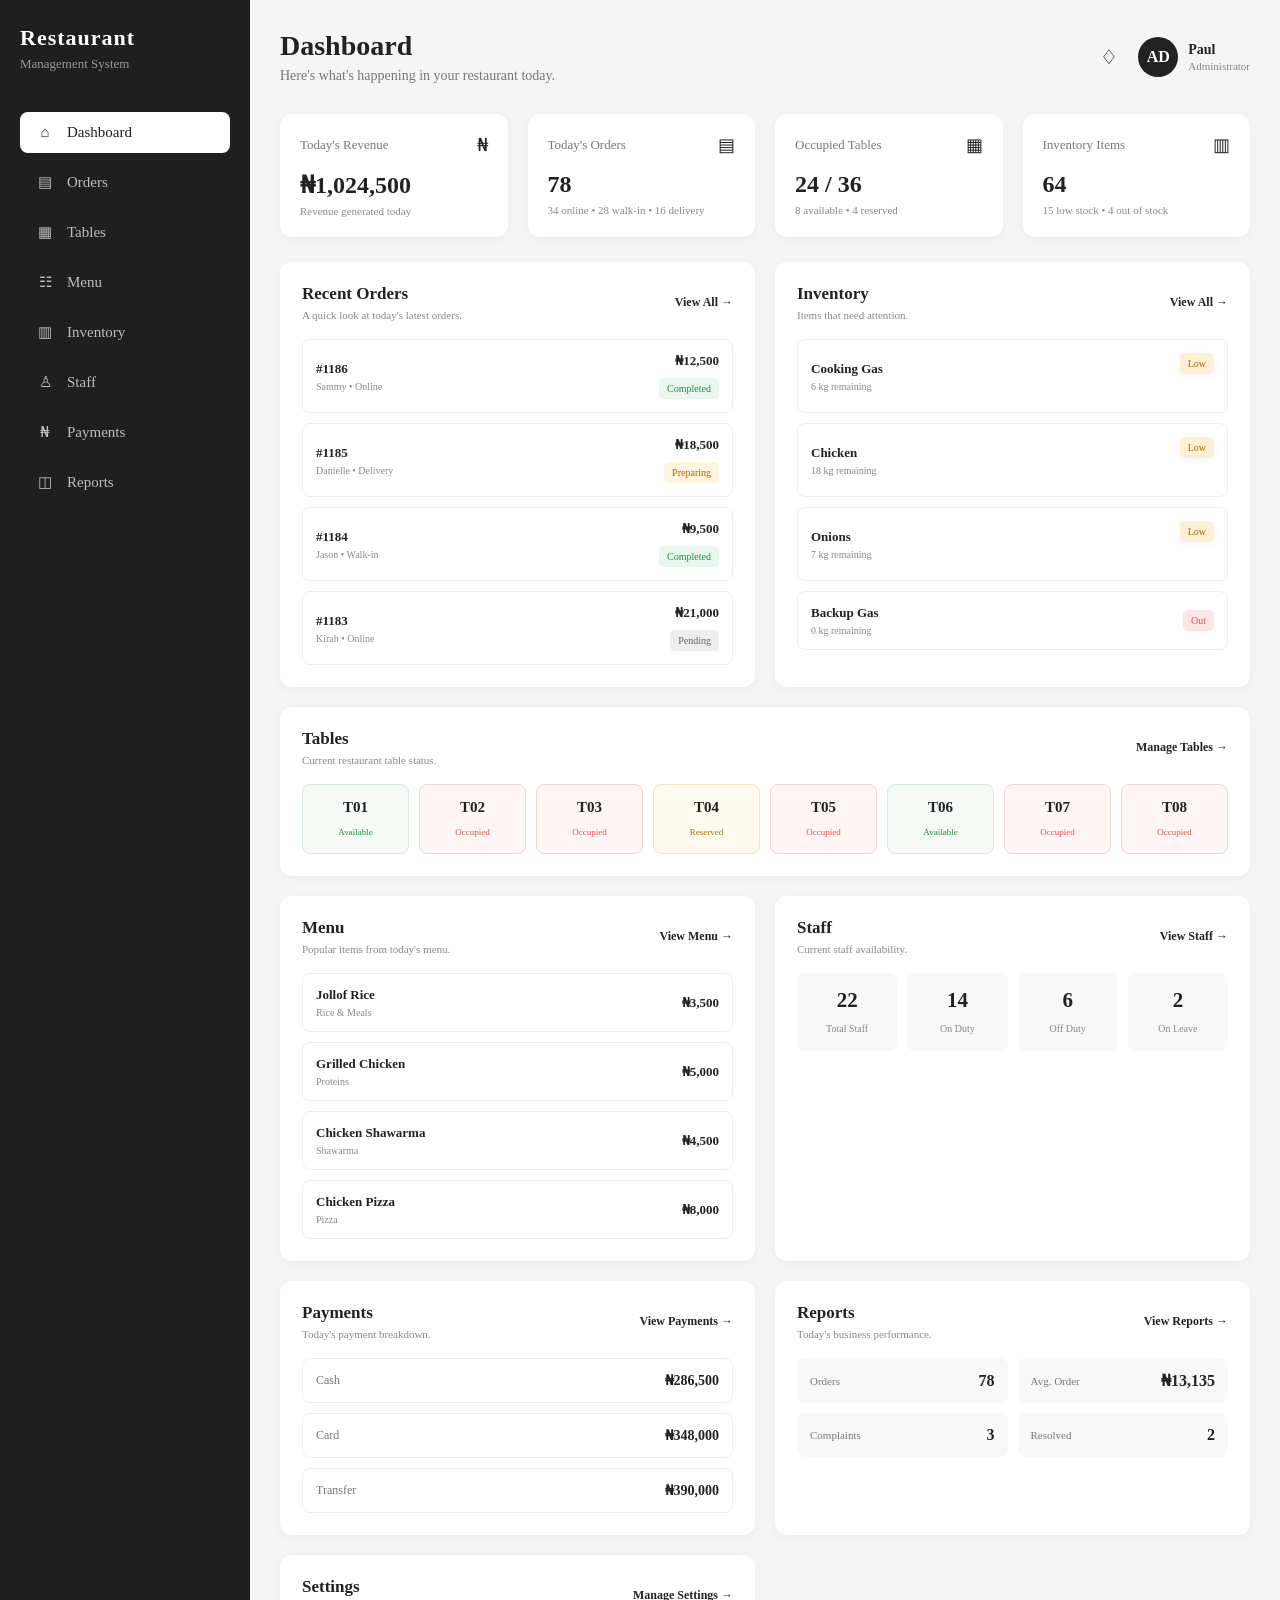
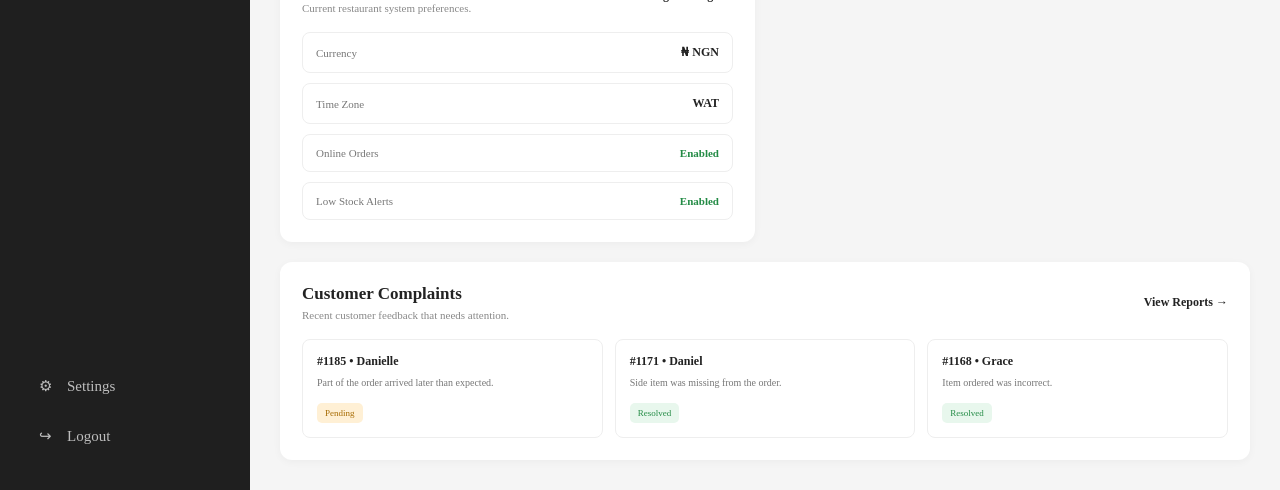
<file: index.html>
<!DOCTYPE html>
<html lang="en">
  <head>
    <meta charset="UTF-8" />
    <meta name="viewport" content="width=device-width, initial-scale=1.0" />
    <title>Dashboard | Restaurant Management System</title>
    <link rel="stylesheet" href="style.css" />
  </head>

  <body>
    <div class="app">
      <aside class="sidebar">
        <div class="desktop-logo logo">
          <h1>Restaurant</h1>
          <p>Management System</p>
        </div>

        <div class="mobile-sidebar-header">
          <div class="mobile-logo">
            <h1>Restaurant</h1>
            <p>Management System</p>
          </div>

          <button
            class="menu-button"
            id="menuButton"
            aria-label="Open menu"
            aria-expanded="false"
          >
            ☰
          </button>
        </div>

        <nav class="sidebar-nav">
          <ul>
            <li class="active">
              <a href="index.html">
                <span>⌂</span>
                Dashboard
              </a>
            </li>

            <li>
              <a href="orders.html">
                <span>▤</span>
                Orders
              </a>
            </li>

            <li>
              <a href="tables.html">
                <span>▦</span>
                Tables
              </a>
            </li>

            <li>
              <a href="menu.html">
                <span>☷</span>
                Menu
              </a>
            </li>

            <li>
              <a href="inventory.html">
                <span>▥</span>
                Inventory
              </a>
            </li>

            <li>
              <a href="staff.html">
                <span>♙</span>
                Staff
              </a>
            </li>

            <li>
              <a href="payments.html">
                <span>₦</span>
                Payments
              </a>
            </li>

            <li>
              <a href="reports.html">
                <span>◫</span>
                Reports
              </a>
            </li>
          </ul>
        </nav>

        <div class="sidebar-bottom">
          <a href="settings.html">
            <span>⚙</span>
            Settings
          </a>

          <a href="#">
            <span>↪</span>
            Logout
          </a>
        </div>
      </aside>

      <main class="main-content">
        <header class="top-header">
          <div class="header-title">
            <h2>Dashboard</h2>

            <p>Here's what's happening in your restaurant today.</p>
          </div>

          <div class="header-right">
            <button class="notification-button">♢</button>

            <div class="admin-profile">
              <div class="admin-avatar">AD</div>

              <div>
                <h4>Paul</h4>
                <p>Administrator</p>
              </div>
            </div>
          </div>
        </header>

        <section class="stats">
          <div class="stat-card">
            <div class="stat-card-top">
              <h3>Today's Revenue</h3>
              <span>₦</span>
            </div>

            <div class="stat-number">₦1,024,500</div>

            <div class="stat-description">Revenue generated today</div>
          </div>

          <div class="stat-card">
            <div class="stat-card-top">
              <h3>Today's Orders</h3>
              <span>▤</span>
            </div>

            <div class="stat-number">78</div>

            <div class="stat-description">
              34 online • 28 walk-in • 16 delivery
            </div>
          </div>

          <div class="stat-card">
            <div class="stat-card-top">
              <h3>Occupied Tables</h3>
              <span>▦</span>
            </div>

            <div class="stat-number">24 / 36</div>

            <div class="stat-description">8 available • 4 reserved</div>
          </div>

          <div class="stat-card">
            <div class="stat-card-top">
              <h3>Inventory Items</h3>
              <span>▥</span>
            </div>

            <div class="stat-number">64</div>

            <div class="stat-description">15 low stock • 4 out of stock</div>
          </div>
        </section>

        <section class="dashboard-grid">
          <div class="dashboard-section">
            <div class="section-header">
              <div>
                <h2>Recent Orders</h2>
                <p>A quick look at today's latest orders.</p>
              </div>

              <a href="orders.html"> View All → </a>
            </div>

            <div class="dashboard-orders">
              <div class="dashboard-order">
                <div>
                  <strong>#1186</strong>
                  <p>Sammy • Online</p>
                </div>

                <div>
                  <strong>₦12,500</strong>
                  <span class="status completed"> Completed </span>
                </div>
              </div>

              <div class="dashboard-order">
                <div>
                  <strong>#1185</strong>
                  <p>Danielle • Delivery</p>
                </div>

                <div>
                  <strong>₦18,500</strong>
                  <span class="status preparing"> Preparing </span>
                </div>
              </div>

              <div class="dashboard-order">
                <div>
                  <strong>#1184</strong>
                  <p>Jason • Walk-in</p>
                </div>

                <div>
                  <strong>₦9,500</strong>
                  <span class="status completed"> Completed </span>
                </div>
              </div>

              <div class="dashboard-order">
                <div>
                  <strong>#1183</strong>
                  <p>Kirah • Online</p>
                </div>

                <div>
                  <strong>₦21,000</strong>
                  <span class="status pending"> Pending </span>
                </div>
              </div>
            </div>
          </div>

          <div class="dashboard-section">
            <div class="section-header">
              <div>
                <h2>Inventory</h2>
                <p>Items that need attention.</p>
              </div>

              <a href="inventory.html"> View All → </a>
            </div>

            <div class="dashboard-inventory">
              <div class="dashboard-inventory-item">
                <div>
                  <strong>Cooking Gas</strong>
                  <p>6 kg remaining</p>
                </div>

                <span class="inventory-status low-stock"> Low </span>
              </div>

              <div class="dashboard-inventory-item">
                <div>
                  <strong>Chicken</strong>
                  <p>18 kg remaining</p>
                </div>

                <span class="inventory-status low-stock"> Low </span>
              </div>

              <div class="dashboard-inventory-item">
                <div>
                  <strong>Onions</strong>
                  <p>7 kg remaining</p>
                </div>

                <span class="inventory-status low-stock"> Low </span>
              </div>

              <div class="dashboard-inventory-item">
                <div>
                  <strong>Backup Gas</strong>
                  <p>0 kg remaining</p>
                </div>

                <span class="inventory-status out-stock"> Out </span>
              </div>
            </div>
          </div>

          <div class="dashboard-section dashboard-wide">
            <div class="section-header">
              <div>
                <h2>Tables</h2>
                <p>Current restaurant table status.</p>
              </div>

              <a href="tables.html"> Manage Tables → </a>
            </div>

            <div class="dashboard-table-grid">
              <div class="dashboard-table available">
                <strong>T01</strong>
                <span>Available</span>
              </div>

              <div class="dashboard-table occupied">
                <strong>T02</strong>
                <span>Occupied</span>
              </div>

              <div class="dashboard-table occupied">
                <strong>T03</strong>
                <span>Occupied</span>
              </div>

              <div class="dashboard-table reserved">
                <strong>T04</strong>
                <span>Reserved</span>
              </div>

              <div class="dashboard-table occupied">
                <strong>T05</strong>
                <span>Occupied</span>
              </div>

              <div class="dashboard-table available">
                <strong>T06</strong>
                <span>Available</span>
              </div>

              <div class="dashboard-table occupied">
                <strong>T07</strong>
                <span>Occupied</span>
              </div>

              <div class="dashboard-table occupied">
                <strong>T08</strong>
                <span>Occupied</span>
              </div>
            </div>
          </div>

          <div class="dashboard-section">
            <div class="section-header">
              <div>
                <h2>Menu</h2>
                <p>Popular items from today's menu.</p>
              </div>

              <a href="menu.html"> View Menu → </a>
            </div>

            <div class="dashboard-menu-list">
              <div class="dashboard-menu-item">
                <div>
                  <strong>Jollof Rice</strong>
                  <p>Rice & Meals</p>
                </div>

                <strong>₦3,500</strong>
              </div>

              <div class="dashboard-menu-item">
                <div>
                  <strong>Grilled Chicken</strong>
                  <p>Proteins</p>
                </div>

                <strong>₦5,000</strong>
              </div>

              <div class="dashboard-menu-item">
                <div>
                  <strong>Chicken Shawarma</strong>
                  <p>Shawarma</p>
                </div>

                <strong>₦4,500</strong>
              </div>

              <div class="dashboard-menu-item">
                <div>
                  <strong>Chicken Pizza</strong>
                  <p>Pizza</p>
                </div>

                <strong>₦8,000</strong>
              </div>
            </div>
          </div>

          <div class="dashboard-section">
            <div class="section-header">
              <div>
                <h2>Staff</h2>
                <p>Current staff availability.</p>
              </div>

              <a href="staff.html"> View Staff → </a>
            </div>

            <div class="dashboard-staff">
              <div class="dashboard-staff-stat">
                <strong>22</strong>
                <span>Total Staff</span>
              </div>

              <div class="dashboard-staff-stat">
                <strong>14</strong>
                <span>On Duty</span>
              </div>

              <div class="dashboard-staff-stat">
                <strong>6</strong>
                <span>Off Duty</span>
              </div>

              <div class="dashboard-staff-stat">
                <strong>2</strong>
                <span>On Leave</span>
              </div>
            </div>
          </div>

          <div class="dashboard-section">
            <div class="section-header">
              <div>
                <h2>Payments</h2>
                <p>Today's payment breakdown.</p>
              </div>

              <a href="payments.html"> View Payments → </a>
            </div>

            <div class="dashboard-payment-list">
              <div class="dashboard-payment-item">
                <span>Cash</span>
                <strong>₦286,500</strong>
              </div>

              <div class="dashboard-payment-item">
                <span>Card</span>
                <strong>₦348,000</strong>
              </div>

              <div class="dashboard-payment-item">
                <span>Transfer</span>
                <strong>₦390,000</strong>
              </div>
            </div>
          </div>

          <div class="dashboard-section">
            <div class="section-header">
              <div>
                <h2>Reports</h2>
                <p>Today's business performance.</p>
              </div>

              <a href="reports.html"> View Reports → </a>
            </div>

            <div class="dashboard-report-list">
              <div class="dashboard-report-item">
                <span>Orders</span>
                <strong>78</strong>
              </div>

              <div class="dashboard-report-item">
                <span>Avg. Order</span>
                <strong>₦13,135</strong>
              </div>

              <div class="dashboard-report-item">
                <span>Complaints</span>
                <strong>3</strong>
              </div>

              <div class="dashboard-report-item">
                <span>Resolved</span>
                <strong>2</strong>
              </div>
            </div>
          </div>

          <div class="dashboard-section">
            <div class="section-header">
              <div>
                <h2>Settings</h2>
                <p>Current restaurant system preferences.</p>
              </div>

              <a href="settings.html"> Manage Settings → </a>
            </div>

            <div class="dashboard-settings">
              <div class="dashboard-setting-item">
                <span>Currency</span>
                <strong>₦ NGN</strong>
              </div>

              <div class="dashboard-setting-item">
                <span>Time Zone</span>
                <strong>WAT</strong>
              </div>

              <div class="dashboard-setting-item">
                <span>Online Orders</span>
                <span class="setting-active">Enabled</span>
              </div>

              <div class="dashboard-setting-item">
                <span>Low Stock Alerts</span>
                <span class="setting-active">Enabled</span>
              </div>
            </div>
          </div>

          <div class="dashboard-section dashboard-wide">
            <div class="section-header">
              <div>
                <h2>Customer Complaints</h2>
                <p>Recent customer feedback that needs attention.</p>
              </div>

              <a href="reports.html"> View Reports → </a>
            </div>

            <div class="dashboard-complaints">
              <div class="dashboard-complaint">
                <div>
                  <strong>#1185 • Danielle</strong>
                  <p>Part of the order arrived later than expected.</p>
                </div>

                <span class="complaint-status pending"> Pending </span>
              </div>

              <div class="dashboard-complaint">
                <div>
                  <strong>#1171 • Daniel</strong>
                  <p>Side item was missing from the order.</p>
                </div>

                <span class="complaint-status resolved"> Resolved </span>
              </div>

              <div class="dashboard-complaint">
                <div>
                  <strong>#1168 • Grace</strong>
                  <p>Item ordered was incorrect.</p>
                </div>

                <span class="complaint-status resolved"> Resolved </span>
              </div>
            </div>
          </div>
        </section>
      </main>
    </div>

    <script src="script.js"></script>
  </body>
</html>
</file>
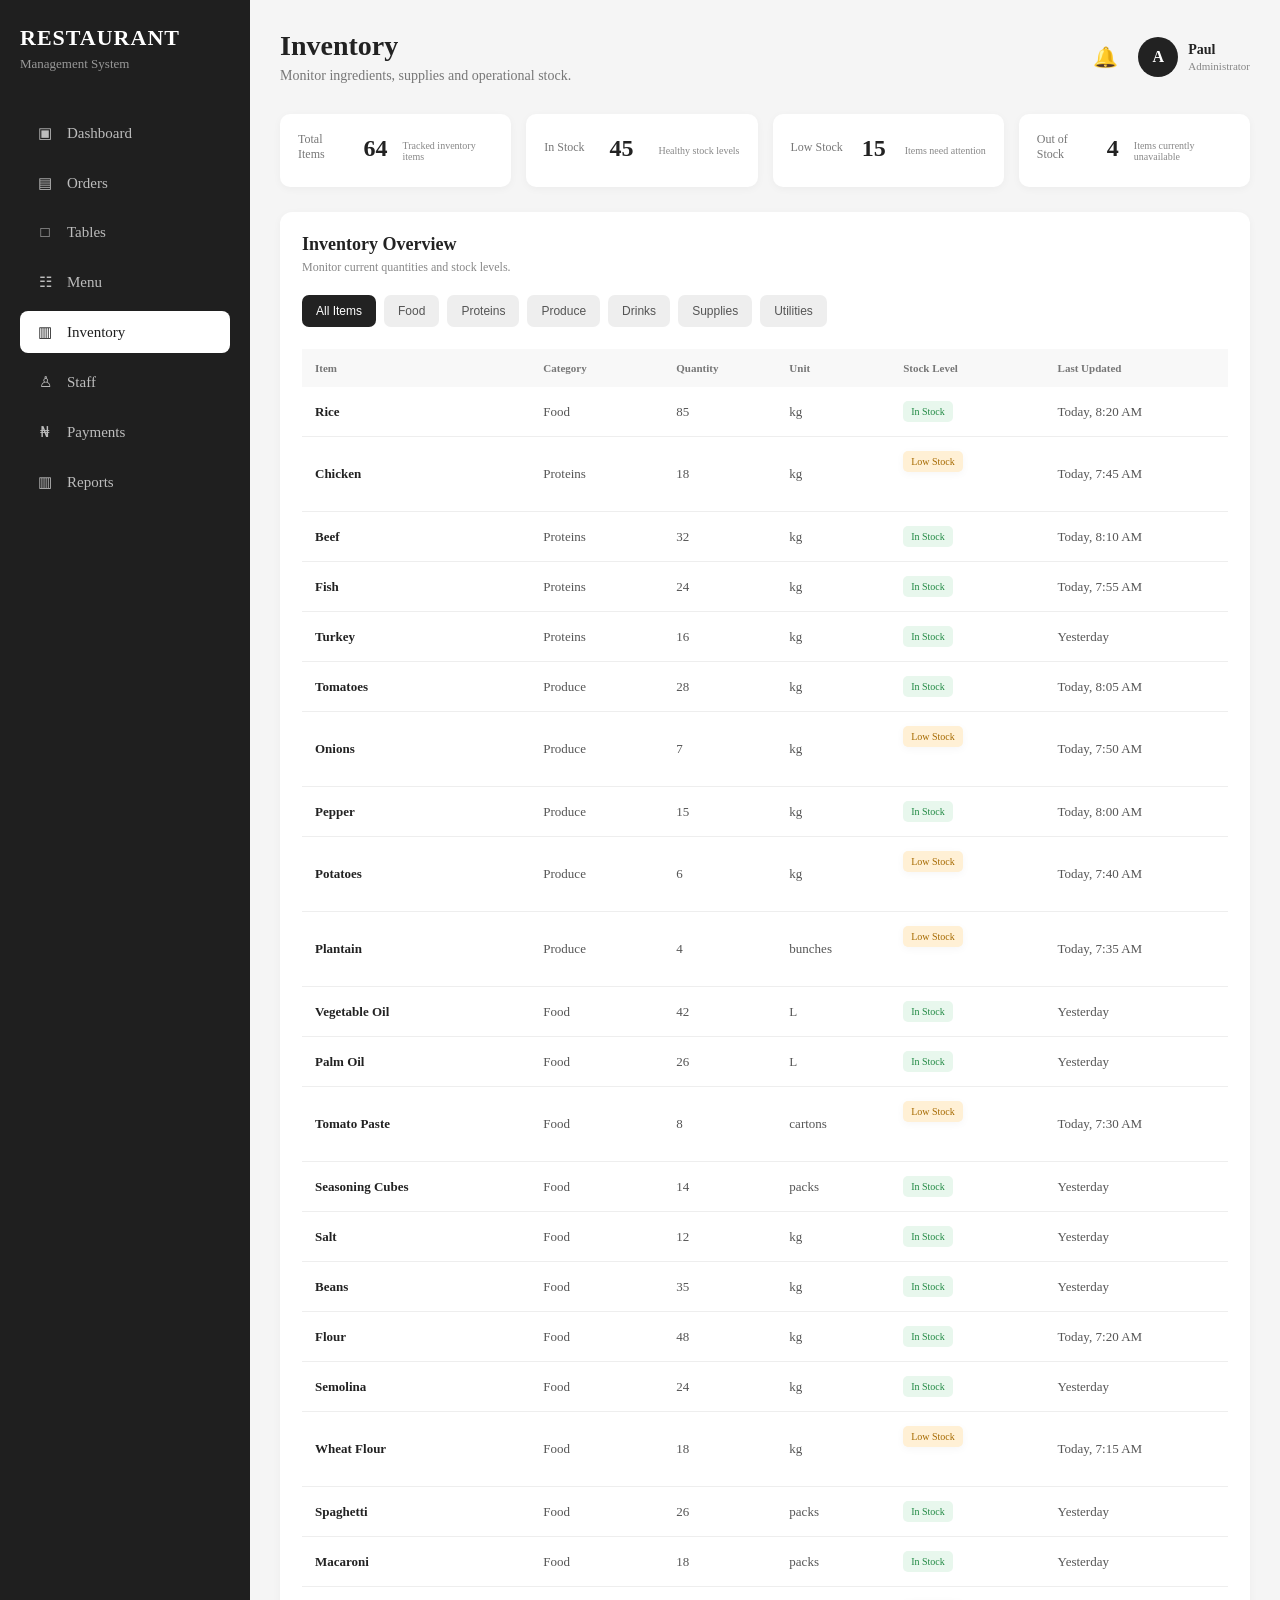
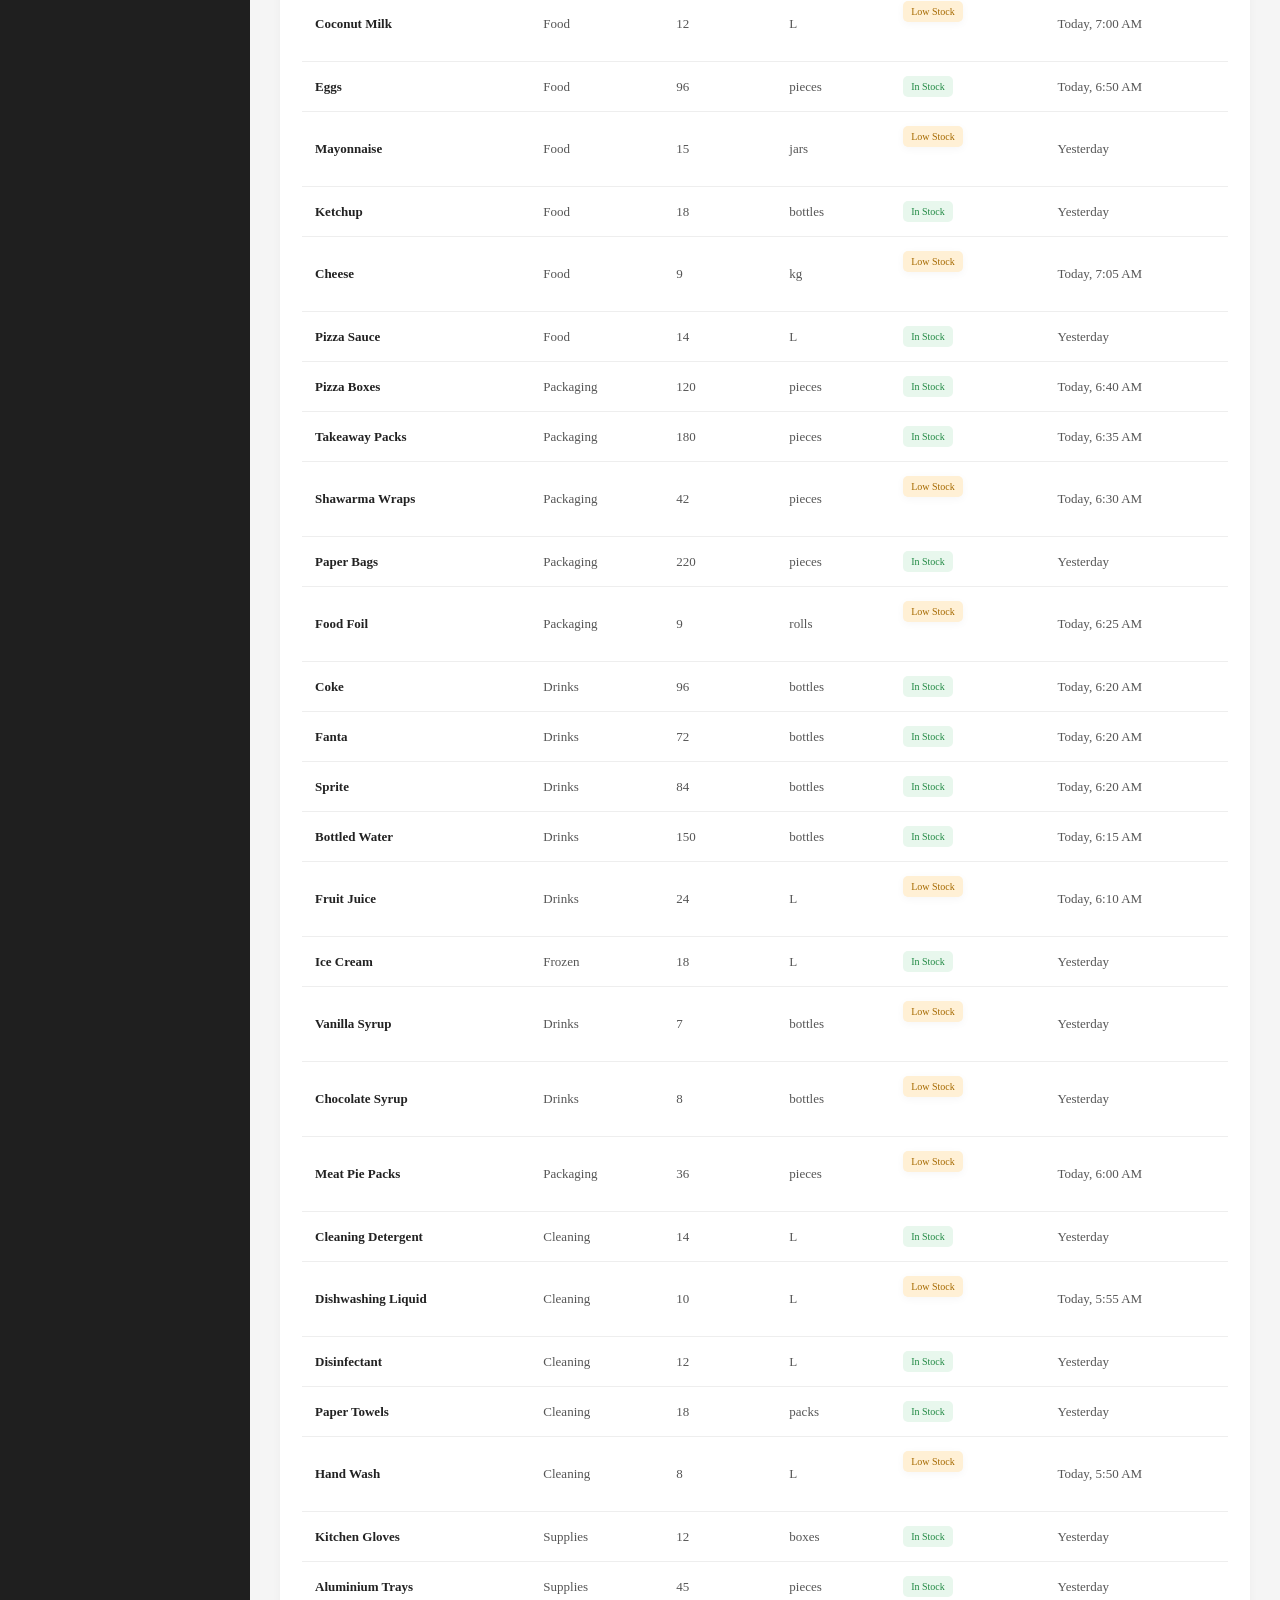
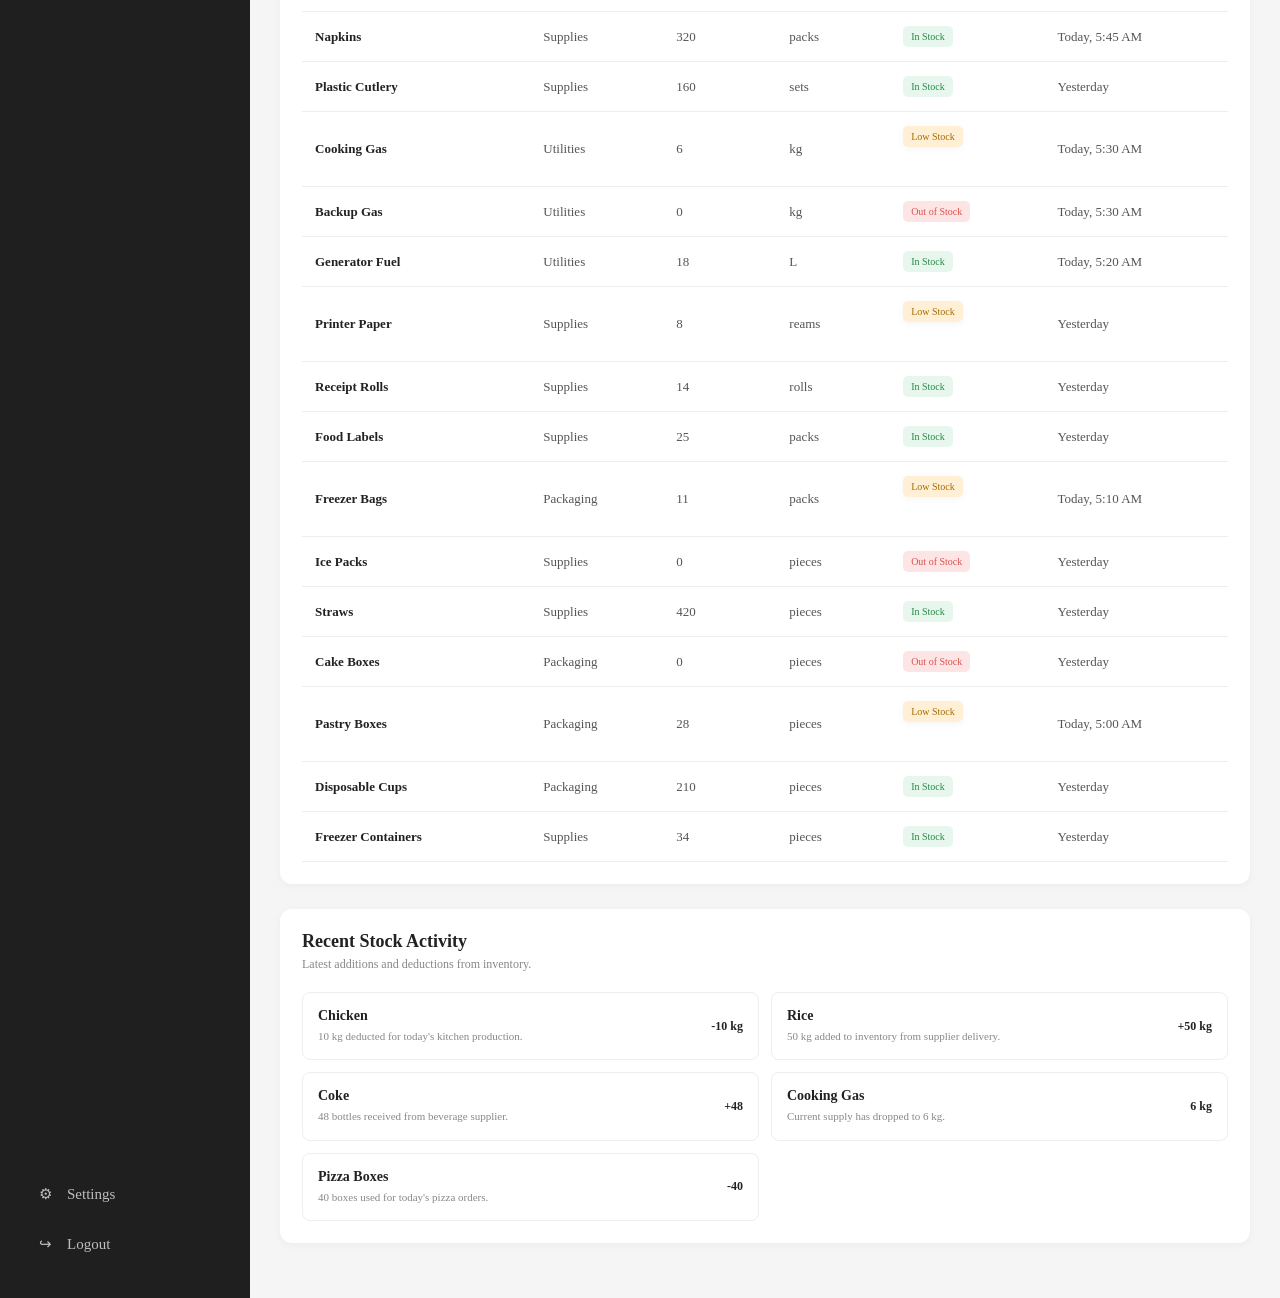
<file: inventory.html>
<!doctype html>
<html lang="en">
  <head>
    <meta charset="UTF-8" />

    <meta name="viewport" content="width=device-width, initial-scale=1.0" />

    <title>Inventory | Restaurant Management System</title>

    <link rel="stylesheet" href="style.css" />
  </head>

  <body>
    <div class="app">
      <aside class="sidebar">
        <div class="mobile-sidebar-header">
          <div class="mobile-logo">
            <h1>RESTAURANT</h1>
            <p>Management System</p>
          </div>

          <button
            type="button"
            class="menu-button"
            id="menuButton"
            aria-label="Open navigation menu"
            aria-expanded="false"
          >
            ☰
          </button>
        </div>

        <div class="logo desktop-logo">
          <h1>RESTAURANT</h1>
          <p>Management System</p>
        </div>

        <nav class="sidebar-nav">
          <ul>
            <li>
              <a href="index.html">
                <span>▣</span>
                Dashboard
              </a>
            </li>

            <li>
              <a href="orders.html">
                <span>▤</span>
                Orders
              </a>
            </li>

            <li>
              <a href="tables.html">
                <span>□</span>
                Tables
              </a>
            </li>

            <li>
              <a href="menu.html">
                <span>☷</span>
                Menu
              </a>
            </li>

            <li class="active">
              <a href="inventory.html">
                <span>▥</span>
                Inventory
              </a>
            </li>

            <li>
              <a href="staff.html">
                <span>♙</span>
                Staff
              </a>
            </li>

            <li>
              <a href="payments.html">
                <span>₦</span>
                Payments
              </a>
            </li>

            <li>
              <a href="reports.html">
                <span>▥</span>
                Reports
              </a>
            </li>
          </ul>
        </nav>

        <div class="sidebar-bottom">
          <a href="settings.html">
            <span>⚙</span>
            Settings
          </a>

          <a href="#">
            <span>↪</span>
            Logout
          </a>
        </div>
      </aside>

      <main class="main-content">
        <header class="top-header">
          <div class="header-title">
            <h2>Inventory</h2>

            <p>Monitor ingredients, supplies and operational stock.</p>
          </div>

          <div class="header-right">
            <button type="button" class="notification-button">🔔</button>

            <div class="admin-profile">
              <div class="admin-avatar">A</div>

              <div>
                <h4>Paul</h4>

                <p>Administrator</p>
              </div>
            </div>
          </div>
        </header>

        <section class="inventory-summary">
          <div class="inventory-summary-card">
            <span>Total Items</span>

            <strong>64</strong>

            <p>Tracked inventory items</p>
          </div>

          <div class="inventory-summary-card">
            <span>In Stock</span>

            <strong>45</strong>

            <p>Healthy stock levels</p>
          </div>

          <div class="inventory-summary-card">
            <span>Low Stock</span>

            <strong>15</strong>

            <p>Items need attention</p>
          </div>

          <div class="inventory-summary-card">
            <span>Out of Stock</span>

            <strong>4</strong>

            <p>Items currently unavailable</p>
          </div>
        </section>

        <section class="inventory-page">
          <div class="section-header">
            <div>
              <h2>Inventory Overview</h2>

              <p>Monitor current quantities and stock levels.</p>
            </div>
          </div>

          <div class="inventory-filters">
            <button class="inventory-filter active">All Items</button>

            <button class="inventory-filter">Food</button>

            <button class="inventory-filter">Proteins</button>

            <button class="inventory-filter">Produce</button>

            <button class="inventory-filter">Drinks</button>

            <button class="inventory-filter">Supplies</button>

            <button class="inventory-filter">Utilities</button>
          </div>

          <div class="inventory-table-wrapper">
            <table class="inventory-table">
              <thead>
                <tr>
                  <th>Item</th>

                  <th>Category</th>

                  <th>Quantity</th>

                  <th>Unit</th>

                  <th>Stock Level</th>

                  <th>Last Updated</th>
                </tr>
              </thead>

              <tbody>
                <tr>
                  <td>Rice</td>

                  <td>Food</td>

                  <td>85</td>

                  <td>kg</td>

                  <td>
                    <span class="inventory-status in-stock"> In Stock </span>
                  </td>

                  <td>Today, 8:20 AM</td>
                </tr>

                <tr>
                  <td>Chicken</td>

                  <td>Proteins</td>

                  <td>18</td>

                  <td>kg</td>

                  <td>
                    <span class="inventory-status low-stock"> Low Stock </span>
                  </td>

                  <td>Today, 7:45 AM</td>
                </tr>

                <tr>
                  <td>Beef</td>

                  <td>Proteins</td>

                  <td>32</td>

                  <td>kg</td>

                  <td>
                    <span class="inventory-status in-stock"> In Stock </span>
                  </td>

                  <td>Today, 8:10 AM</td>
                </tr>

                <tr>
                  <td>Fish</td>

                  <td>Proteins</td>

                  <td>24</td>

                  <td>kg</td>

                  <td>
                    <span class="inventory-status in-stock"> In Stock </span>
                  </td>

                  <td>Today, 7:55 AM</td>
                </tr>

                <tr>
                  <td>Turkey</td>

                  <td>Proteins</td>

                  <td>16</td>

                  <td>kg</td>

                  <td>
                    <span class="inventory-status in-stock"> In Stock </span>
                  </td>

                  <td>Yesterday</td>
                </tr>

                <tr>
                  <td>Tomatoes</td>

                  <td>Produce</td>

                  <td>28</td>

                  <td>kg</td>

                  <td>
                    <span class="inventory-status in-stock"> In Stock </span>
                  </td>

                  <td>Today, 8:05 AM</td>
                </tr>

                <tr>
                  <td>Onions</td>

                  <td>Produce</td>

                  <td>7</td>

                  <td>kg</td>

                  <td>
                    <span class="inventory-status low-stock"> Low Stock </span>
                  </td>

                  <td>Today, 7:50 AM</td>
                </tr>

                <tr>
                  <td>Pepper</td>

                  <td>Produce</td>

                  <td>15</td>

                  <td>kg</td>

                  <td>
                    <span class="inventory-status in-stock"> In Stock </span>
                  </td>

                  <td>Today, 8:00 AM</td>
                </tr>

                <tr>
                  <td>Potatoes</td>

                  <td>Produce</td>

                  <td>6</td>

                  <td>kg</td>

                  <td>
                    <span class="inventory-status low-stock"> Low Stock </span>
                  </td>

                  <td>Today, 7:40 AM</td>
                </tr>

                <tr>
                  <td>Plantain</td>

                  <td>Produce</td>

                  <td>4</td>

                  <td>bunches</td>

                  <td>
                    <span class="inventory-status low-stock"> Low Stock </span>
                  </td>

                  <td>Today, 7:35 AM</td>
                </tr>

                <tr>
                  <td>Vegetable Oil</td>

                  <td>Food</td>

                  <td>42</td>

                  <td>L</td>

                  <td>
                    <span class="inventory-status in-stock"> In Stock </span>
                  </td>

                  <td>Yesterday</td>
                </tr>

                <tr>
                  <td>Palm Oil</td>

                  <td>Food</td>

                  <td>26</td>

                  <td>L</td>

                  <td>
                    <span class="inventory-status in-stock"> In Stock </span>
                  </td>

                  <td>Yesterday</td>
                </tr>

                <tr>
                  <td>Tomato Paste</td>

                  <td>Food</td>

                  <td>8</td>

                  <td>cartons</td>

                  <td>
                    <span class="inventory-status low-stock"> Low Stock </span>
                  </td>

                  <td>Today, 7:30 AM</td>
                </tr>

                <tr>
                  <td>Seasoning Cubes</td>

                  <td>Food</td>

                  <td>14</td>

                  <td>packs</td>

                  <td>
                    <span class="inventory-status in-stock"> In Stock </span>
                  </td>

                  <td>Yesterday</td>
                </tr>

                <tr>
                  <td>Salt</td>

                  <td>Food</td>

                  <td>12</td>

                  <td>kg</td>

                  <td>
                    <span class="inventory-status in-stock"> In Stock </span>
                  </td>

                  <td>Yesterday</td>
                </tr>

                <tr>
                  <td>Beans</td>

                  <td>Food</td>

                  <td>35</td>

                  <td>kg</td>

                  <td>
                    <span class="inventory-status in-stock"> In Stock </span>
                  </td>

                  <td>Yesterday</td>
                </tr>

                <tr>
                  <td>Flour</td>

                  <td>Food</td>

                  <td>48</td>

                  <td>kg</td>

                  <td>
                    <span class="inventory-status in-stock"> In Stock </span>
                  </td>

                  <td>Today, 7:20 AM</td>
                </tr>

                <tr>
                  <td>Semolina</td>

                  <td>Food</td>

                  <td>24</td>

                  <td>kg</td>

                  <td>
                    <span class="inventory-status in-stock"> In Stock </span>
                  </td>

                  <td>Yesterday</td>
                </tr>

                <tr>
                  <td>Wheat Flour</td>

                  <td>Food</td>

                  <td>18</td>

                  <td>kg</td>

                  <td>
                    <span class="inventory-status low-stock"> Low Stock </span>
                  </td>

                  <td>Today, 7:15 AM</td>
                </tr>

                <tr>
                  <td>Spaghetti</td>

                  <td>Food</td>

                  <td>26</td>

                  <td>packs</td>

                  <td>
                    <span class="inventory-status in-stock"> In Stock </span>
                  </td>

                  <td>Yesterday</td>
                </tr>

                <tr>
                  <td>Macaroni</td>

                  <td>Food</td>

                  <td>18</td>

                  <td>packs</td>

                  <td>
                    <span class="inventory-status in-stock"> In Stock </span>
                  </td>

                  <td>Yesterday</td>
                </tr>

                <tr>
                  <td>Coconut Milk</td>

                  <td>Food</td>

                  <td>12</td>

                  <td>L</td>

                  <td>
                    <span class="inventory-status low-stock"> Low Stock </span>
                  </td>

                  <td>Today, 7:00 AM</td>
                </tr>

                <tr>
                  <td>Eggs</td>

                  <td>Food</td>

                  <td>96</td>

                  <td>pieces</td>

                  <td>
                    <span class="inventory-status in-stock"> In Stock </span>
                  </td>

                  <td>Today, 6:50 AM</td>
                </tr>

                <tr>
                  <td>Mayonnaise</td>

                  <td>Food</td>

                  <td>15</td>

                  <td>jars</td>

                  <td>
                    <span class="inventory-status low-stock"> Low Stock </span>
                  </td>

                  <td>Yesterday</td>
                </tr>

                <tr>
                  <td>Ketchup</td>

                  <td>Food</td>

                  <td>18</td>

                  <td>bottles</td>

                  <td>
                    <span class="inventory-status in-stock"> In Stock </span>
                  </td>

                  <td>Yesterday</td>
                </tr>

                <tr>
                  <td>Cheese</td>

                  <td>Food</td>

                  <td>9</td>

                  <td>kg</td>

                  <td>
                    <span class="inventory-status low-stock"> Low Stock </span>
                  </td>

                  <td>Today, 7:05 AM</td>
                </tr>

                <tr>
                  <td>Pizza Sauce</td>

                  <td>Food</td>

                  <td>14</td>

                  <td>L</td>

                  <td>
                    <span class="inventory-status in-stock"> In Stock </span>
                  </td>

                  <td>Yesterday</td>
                </tr>

                <tr>
                  <td>Pizza Boxes</td>

                  <td>Packaging</td>

                  <td>120</td>

                  <td>pieces</td>

                  <td>
                    <span class="inventory-status in-stock"> In Stock </span>
                  </td>

                  <td>Today, 6:40 AM</td>
                </tr>

                <tr>
                  <td>Takeaway Packs</td>

                  <td>Packaging</td>

                  <td>180</td>

                  <td>pieces</td>

                  <td>
                    <span class="inventory-status in-stock"> In Stock </span>
                  </td>

                  <td>Today, 6:35 AM</td>
                </tr>

                <tr>
                  <td>Shawarma Wraps</td>

                  <td>Packaging</td>

                  <td>42</td>

                  <td>pieces</td>

                  <td>
                    <span class="inventory-status low-stock"> Low Stock </span>
                  </td>

                  <td>Today, 6:30 AM</td>
                </tr>

                <tr>
                  <td>Paper Bags</td>

                  <td>Packaging</td>

                  <td>220</td>

                  <td>pieces</td>

                  <td>
                    <span class="inventory-status in-stock"> In Stock </span>
                  </td>

                  <td>Yesterday</td>
                </tr>

                <tr>
                  <td>Food Foil</td>

                  <td>Packaging</td>

                  <td>9</td>

                  <td>rolls</td>

                  <td>
                    <span class="inventory-status low-stock"> Low Stock </span>
                  </td>

                  <td>Today, 6:25 AM</td>
                </tr>

                <tr>
                  <td>Coke</td>

                  <td>Drinks</td>

                  <td>96</td>

                  <td>bottles</td>

                  <td>
                    <span class="inventory-status in-stock"> In Stock </span>
                  </td>

                  <td>Today, 6:20 AM</td>
                </tr>

                <tr>
                  <td>Fanta</td>

                  <td>Drinks</td>

                  <td>72</td>

                  <td>bottles</td>

                  <td>
                    <span class="inventory-status in-stock"> In Stock </span>
                  </td>

                  <td>Today, 6:20 AM</td>
                </tr>

                <tr>
                  <td>Sprite</td>

                  <td>Drinks</td>

                  <td>84</td>

                  <td>bottles</td>

                  <td>
                    <span class="inventory-status in-stock"> In Stock </span>
                  </td>

                  <td>Today, 6:20 AM</td>
                </tr>

                <tr>
                  <td>Bottled Water</td>

                  <td>Drinks</td>

                  <td>150</td>

                  <td>bottles</td>

                  <td>
                    <span class="inventory-status in-stock"> In Stock </span>
                  </td>

                  <td>Today, 6:15 AM</td>
                </tr>

                <tr>
                  <td>Fruit Juice</td>

                  <td>Drinks</td>

                  <td>24</td>

                  <td>L</td>

                  <td>
                    <span class="inventory-status low-stock"> Low Stock </span>
                  </td>

                  <td>Today, 6:10 AM</td>
                </tr>

                <tr>
                  <td>Ice Cream</td>

                  <td>Frozen</td>

                  <td>18</td>

                  <td>L</td>

                  <td>
                    <span class="inventory-status in-stock"> In Stock </span>
                  </td>

                  <td>Yesterday</td>
                </tr>

                <tr>
                  <td>Vanilla Syrup</td>

                  <td>Drinks</td>

                  <td>7</td>

                  <td>bottles</td>

                  <td>
                    <span class="inventory-status low-stock"> Low Stock </span>
                  </td>

                  <td>Yesterday</td>
                </tr>

                <tr>
                  <td>Chocolate Syrup</td>

                  <td>Drinks</td>

                  <td>8</td>

                  <td>bottles</td>

                  <td>
                    <span class="inventory-status low-stock"> Low Stock </span>
                  </td>

                  <td>Yesterday</td>
                </tr>

                <tr>
                  <td>Meat Pie Packs</td>

                  <td>Packaging</td>

                  <td>36</td>

                  <td>pieces</td>

                  <td>
                    <span class="inventory-status low-stock"> Low Stock </span>
                  </td>

                  <td>Today, 6:00 AM</td>
                </tr>

                <tr>
                  <td>Cleaning Detergent</td>

                  <td>Cleaning</td>

                  <td>14</td>

                  <td>L</td>

                  <td>
                    <span class="inventory-status in-stock"> In Stock </span>
                  </td>

                  <td>Yesterday</td>
                </tr>

                <tr>
                  <td>Dishwashing Liquid</td>

                  <td>Cleaning</td>

                  <td>10</td>

                  <td>L</td>

                  <td>
                    <span class="inventory-status low-stock"> Low Stock </span>
                  </td>

                  <td>Today, 5:55 AM</td>
                </tr>

                <tr>
                  <td>Disinfectant</td>

                  <td>Cleaning</td>

                  <td>12</td>

                  <td>L</td>

                  <td>
                    <span class="inventory-status in-stock"> In Stock </span>
                  </td>

                  <td>Yesterday</td>
                </tr>

                <tr>
                  <td>Paper Towels</td>

                  <td>Cleaning</td>

                  <td>18</td>

                  <td>packs</td>

                  <td>
                    <span class="inventory-status in-stock"> In Stock </span>
                  </td>

                  <td>Yesterday</td>
                </tr>

                <tr>
                  <td>Hand Wash</td>

                  <td>Cleaning</td>

                  <td>8</td>

                  <td>L</td>

                  <td>
                    <span class="inventory-status low-stock"> Low Stock </span>
                  </td>

                  <td>Today, 5:50 AM</td>
                </tr>

                <tr>
                  <td>Kitchen Gloves</td>

                  <td>Supplies</td>

                  <td>12</td>

                  <td>boxes</td>

                  <td>
                    <span class="inventory-status in-stock"> In Stock </span>
                  </td>

                  <td>Yesterday</td>
                </tr>

                <tr>
                  <td>Aluminium Trays</td>

                  <td>Supplies</td>

                  <td>45</td>

                  <td>pieces</td>

                  <td>
                    <span class="inventory-status in-stock"> In Stock </span>
                  </td>

                  <td>Yesterday</td>
                </tr>

                <tr>
                  <td>Napkins</td>

                  <td>Supplies</td>

                  <td>320</td>

                  <td>packs</td>

                  <td>
                    <span class="inventory-status in-stock"> In Stock </span>
                  </td>

                  <td>Today, 5:45 AM</td>
                </tr>

                <tr>
                  <td>Plastic Cutlery</td>

                  <td>Supplies</td>

                  <td>160</td>

                  <td>sets</td>

                  <td>
                    <span class="inventory-status in-stock"> In Stock </span>
                  </td>

                  <td>Yesterday</td>
                </tr>

                <tr>
                  <td>Cooking Gas</td>

                  <td>Utilities</td>

                  <td>6</td>

                  <td>kg</td>

                  <td>
                    <span class="inventory-status low-stock"> Low Stock </span>
                  </td>

                  <td>Today, 5:30 AM</td>
                </tr>

                <tr>
                  <td>Backup Gas</td>

                  <td>Utilities</td>

                  <td>0</td>

                  <td>kg</td>

                  <td>
                    <span class="inventory-status out-stock">
                      Out of Stock
                    </span>
                  </td>

                  <td>Today, 5:30 AM</td>
                </tr>

                <tr>
                  <td>Generator Fuel</td>

                  <td>Utilities</td>

                  <td>18</td>

                  <td>L</td>

                  <td>
                    <span class="inventory-status in-stock"> In Stock </span>
                  </td>

                  <td>Today, 5:20 AM</td>
                </tr>

                <tr>
                  <td>Printer Paper</td>

                  <td>Supplies</td>

                  <td>8</td>

                  <td>reams</td>

                  <td>
                    <span class="inventory-status low-stock"> Low Stock </span>
                  </td>

                  <td>Yesterday</td>
                </tr>

                <tr>
                  <td>Receipt Rolls</td>

                  <td>Supplies</td>

                  <td>14</td>

                  <td>rolls</td>

                  <td>
                    <span class="inventory-status in-stock"> In Stock </span>
                  </td>

                  <td>Yesterday</td>
                </tr>

                <tr>
                  <td>Food Labels</td>

                  <td>Supplies</td>

                  <td>25</td>

                  <td>packs</td>

                  <td>
                    <span class="inventory-status in-stock"> In Stock </span>
                  </td>

                  <td>Yesterday</td>
                </tr>

                <tr>
                  <td>Freezer Bags</td>

                  <td>Packaging</td>

                  <td>11</td>

                  <td>packs</td>

                  <td>
                    <span class="inventory-status low-stock"> Low Stock </span>
                  </td>

                  <td>Today, 5:10 AM</td>
                </tr>

                <tr>
                  <td>Ice Packs</td>

                  <td>Supplies</td>

                  <td>0</td>

                  <td>pieces</td>

                  <td>
                    <span class="inventory-status out-stock">
                      Out of Stock
                    </span>
                  </td>

                  <td>Yesterday</td>
                </tr>

                <tr>
                  <td>Straws</td>

                  <td>Supplies</td>

                  <td>420</td>

                  <td>pieces</td>

                  <td>
                    <span class="inventory-status in-stock"> In Stock </span>
                  </td>

                  <td>Yesterday</td>
                </tr>

                <tr>
                  <td>Cake Boxes</td>

                  <td>Packaging</td>

                  <td>0</td>

                  <td>pieces</td>

                  <td>
                    <span class="inventory-status out-stock">
                      Out of Stock
                    </span>
                  </td>

                  <td>Yesterday</td>
                </tr>

                <tr>
                  <td>Pastry Boxes</td>

                  <td>Packaging</td>

                  <td>28</td>

                  <td>pieces</td>

                  <td>
                    <span class="inventory-status low-stock"> Low Stock </span>
                  </td>

                  <td>Today, 5:00 AM</td>
                </tr>

                <tr>
                  <td>Disposable Cups</td>

                  <td>Packaging</td>

                  <td>210</td>

                  <td>pieces</td>

                  <td>
                    <span class="inventory-status in-stock"> In Stock </span>
                  </td>

                  <td>Yesterday</td>
                </tr>

                <tr>
                  <td>Freezer Containers</td>

                  <td>Supplies</td>

                  <td>34</td>

                  <td>pieces</td>

                  <td>
                    <span class="inventory-status in-stock"> In Stock </span>
                  </td>

                  <td>Yesterday</td>
                </tr>
              </tbody>
            </table>
          </div>
        </section>

        <section class="inventory-activity">
          <div class="section-header">
            <div>
              <h2>Recent Stock Activity</h2>

              <p>Latest additions and deductions from inventory.</p>
            </div>
          </div>

          <div class="inventory-activity-list">
            <div class="inventory-activity-item">
              <div>
                <strong>Chicken</strong>

                <p>10 kg deducted for today's kitchen production.</p>
              </div>

              <span> -10 kg </span>
            </div>

            <div class="inventory-activity-item">
              <div>
                <strong>Rice</strong>

                <p>50 kg added to inventory from supplier delivery.</p>
              </div>

              <span> +50 kg </span>
            </div>

            <div class="inventory-activity-item">
              <div>
                <strong>Coke</strong>

                <p>48 bottles received from beverage supplier.</p>
              </div>

              <span> +48 </span>
            </div>

            <div class="inventory-activity-item">
              <div>
                <strong>Cooking Gas</strong>

                <p>Current supply has dropped to 6 kg.</p>
              </div>

              <span> 6 kg </span>
            </div>

            <div class="inventory-activity-item">
              <div>
                <strong>Pizza Boxes</strong>

                <p>40 boxes used for today's pizza orders.</p>
              </div>

              <span> -40 </span>
            </div>
          </div>
        </section>
      </main>
    </div>

    <script src="script.js"></script>
  </body>
</html>
</file>
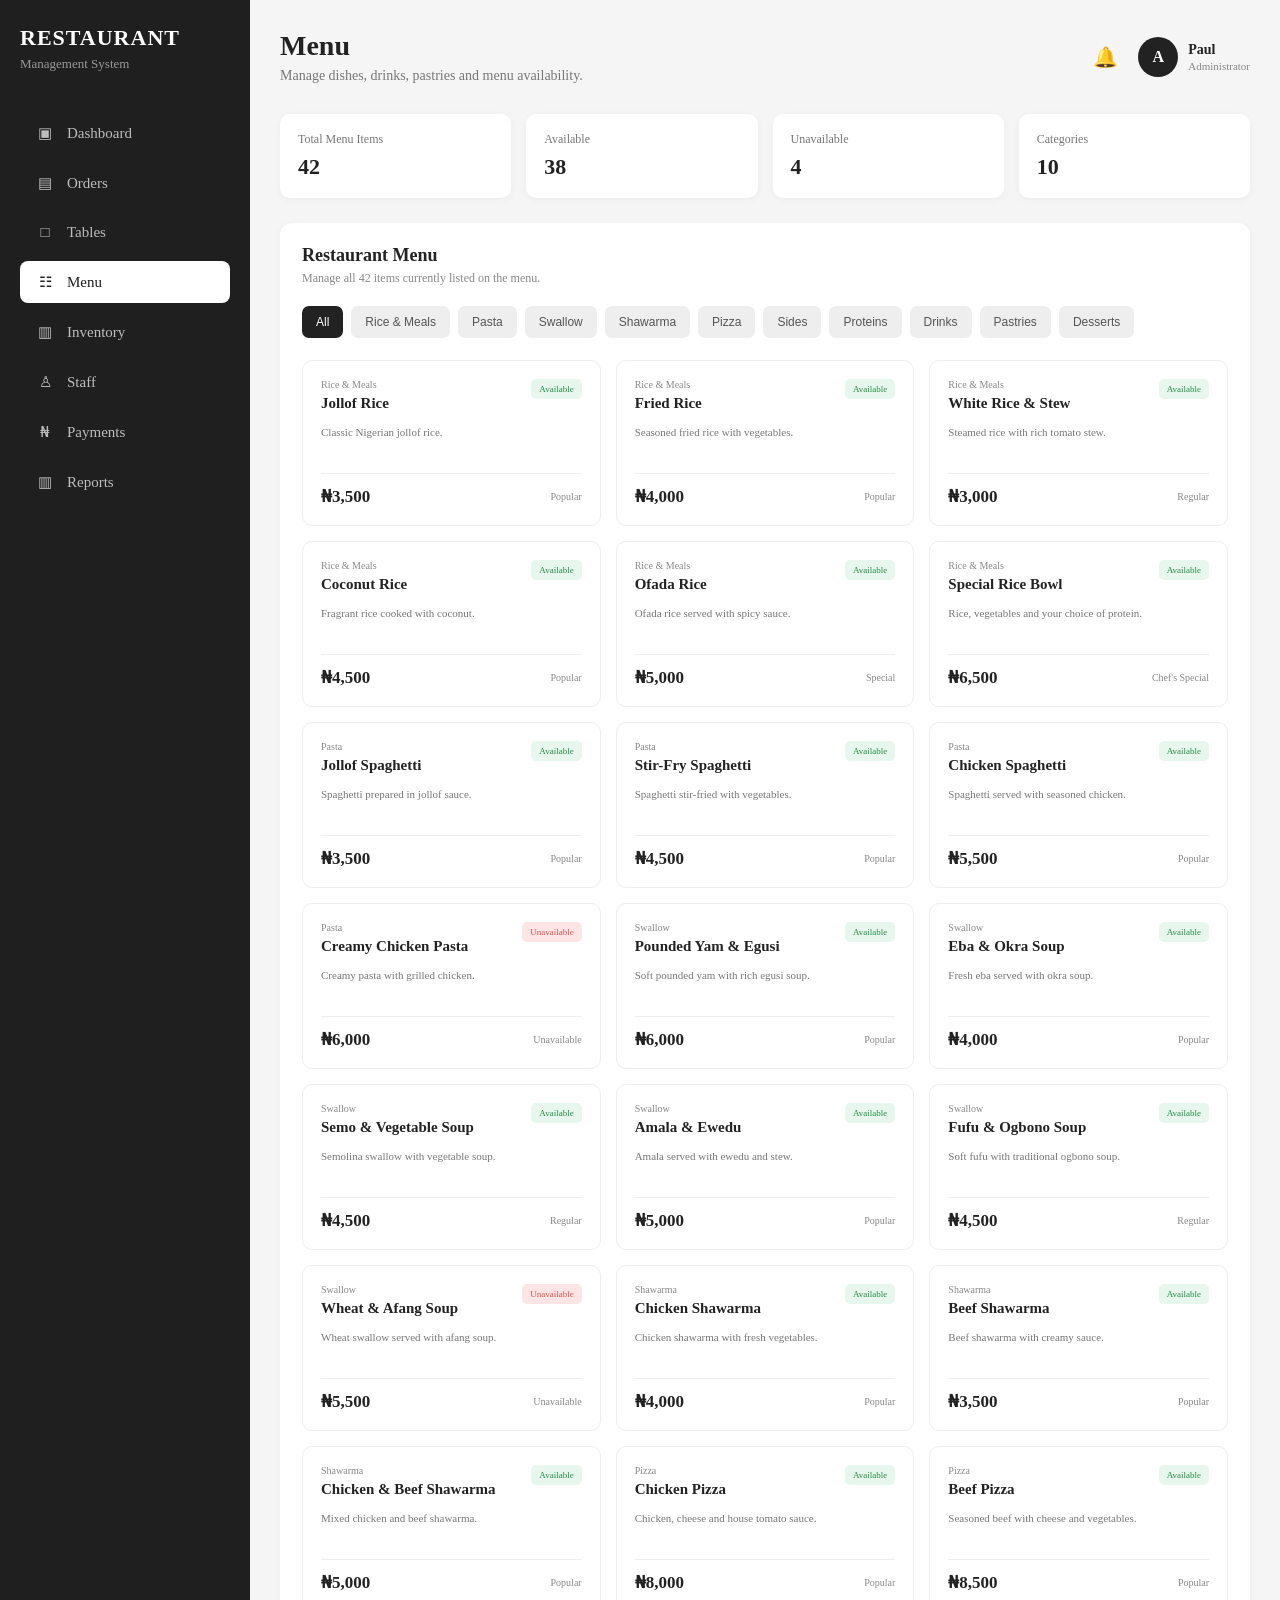
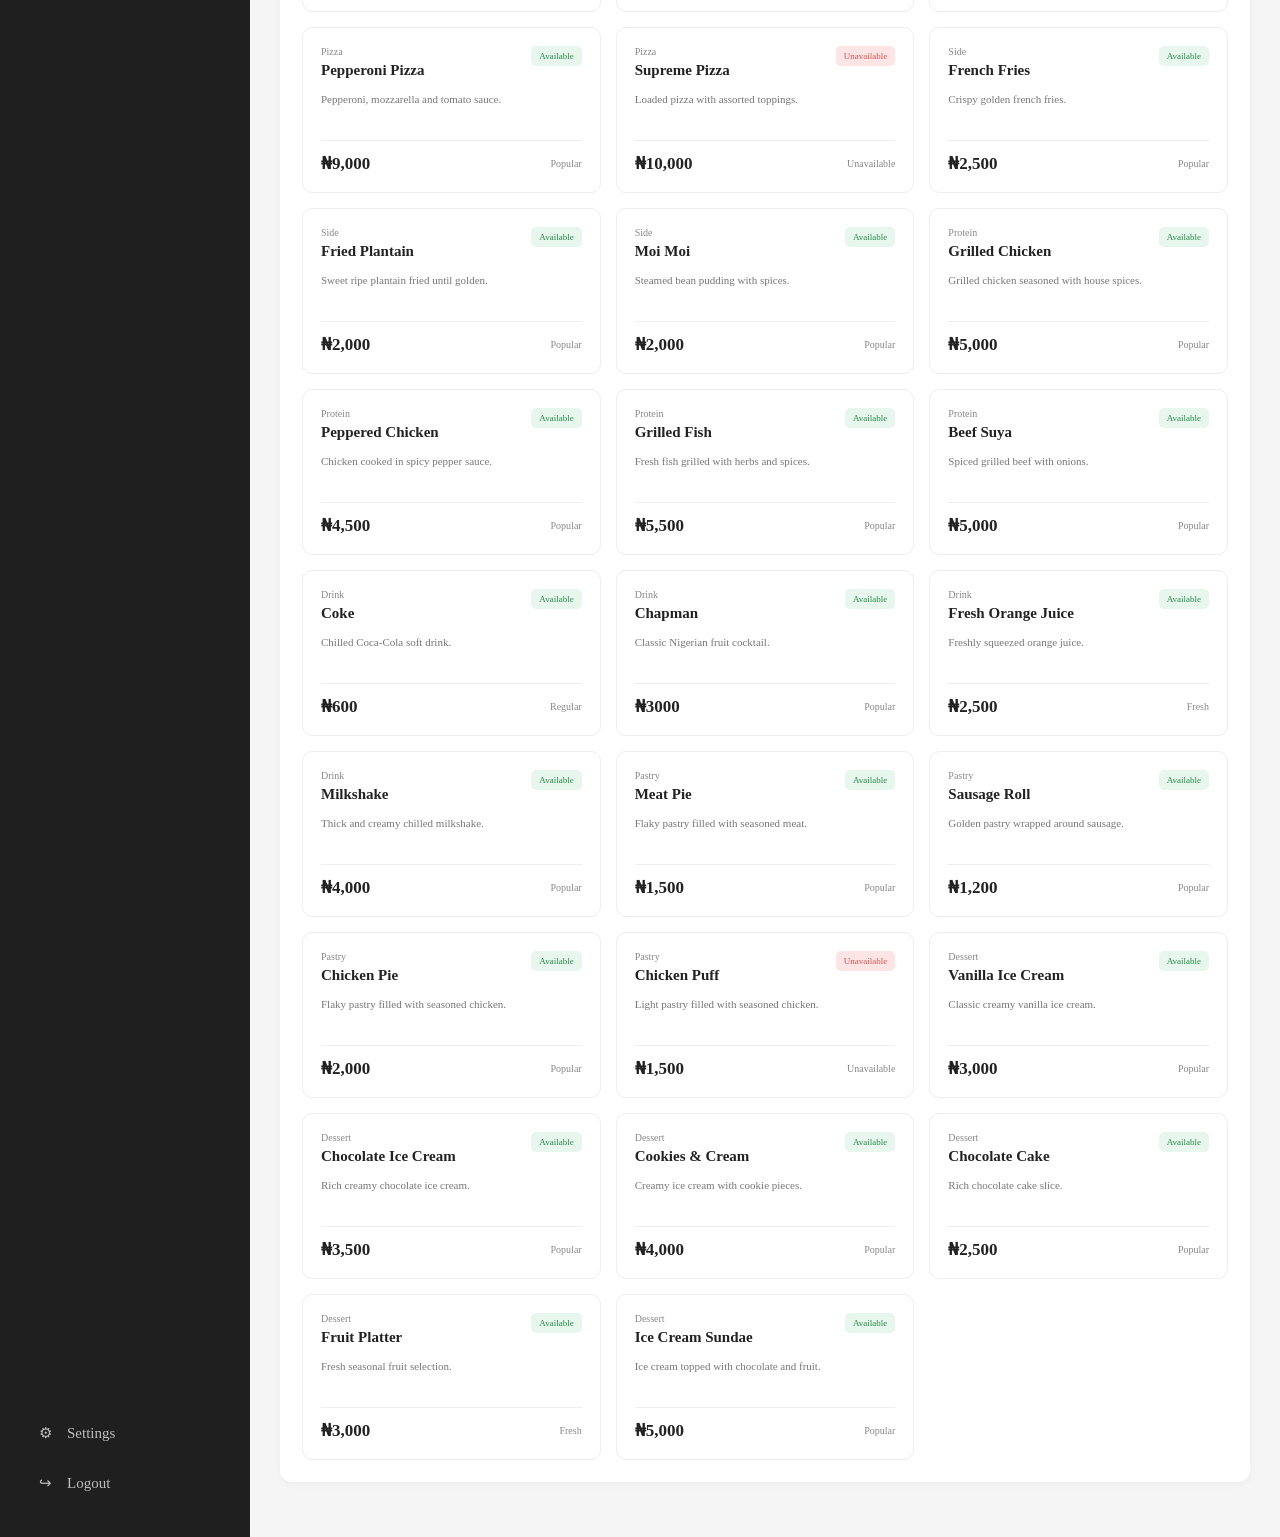
<file: menu.html>
<!doctype html>
<html lang="en">
  <head>
    <meta charset="UTF-8" />

    <meta name="viewport" content="width=device-width, initial-scale=1.0" />

    <title>Menu | Restaurant Management System</title>

    <link rel="stylesheet" href="style.css" />
  </head>

  <body>
    <div class="app">
      <aside class="sidebar">
        <div class="mobile-sidebar-header">
          <div class="mobile-logo">
            <h1>RESTAURANT</h1>
            <p>Management System</p>
          </div>

          <button
            type="button"
            class="menu-button"
            id="menuButton"
            aria-label="Open navigation menu"
            aria-expanded="false"
          >
            ☰
          </button>
        </div>

        <div class="logo desktop-logo">
          <h1>RESTAURANT</h1>
          <p>Management System</p>
        </div>

        <nav class="sidebar-nav">
          <ul>
            <li>
              <a href="index.html">
                <span>▣</span>
                Dashboard
              </a>
            </li>

            <li>
              <a href="orders.html">
                <span>▤</span>
                Orders
              </a>
            </li>

            <li>
              <a href="tables.html">
                <span>□</span>
                Tables
              </a>
            </li>

            <li class="active">
              <a href="menu.html">
                <span>☷</span>
                Menu
              </a>
            </li>

            <li>
              <a href="inventory.html">
                <span>▥</span>
                Inventory
              </a>
            </li>

            <li>
              <a href="staff.html">
                <span>♙</span>
                Staff
              </a>
            </li>

            <li>
              <a href="payments.html">
                <span>₦</span>
                Payments
              </a>
            </li>

            <li>
              <a href="reports.html">
                <span>▥</span>
                Reports
              </a>
            </li>
          </ul>
        </nav>

        <div class="sidebar-bottom">
          <a href="settings.html">
            <span>⚙</span>
            Settings
          </a>

          <a href="#">
            <span>↪</span>
            Logout
          </a>
        </div>
      </aside>

      <main class="main-content">
        <header class="top-header">
          <div class="header-title">
            <h2>Menu</h2>

            <p>Manage dishes, drinks, pastries and menu availability.</p>
          </div>

          <div class="header-right">
            <button type="button" class="notification-button">🔔</button>

            <div class="admin-profile">
              <div class="admin-avatar">A</div>

              <div>
                <h4>Paul</h4>

                <p>Administrator</p>
              </div>
            </div>
          </div>
        </header>

        <section class="menu-summary">
          <div class="menu-summary-card">
            <span>Total Menu Items</span>

            <strong>42</strong>
          </div>

          <div class="menu-summary-card">
            <span>Available</span>

            <strong>38</strong>
          </div>

          <div class="menu-summary-card">
            <span>Unavailable</span>

            <strong>4</strong>
          </div>

          <div class="menu-summary-card">
            <span>Categories</span>

            <strong>10</strong>
          </div>
        </section>

        <section class="menu-page">
          <div class="section-header">
            <div>
              <h2>Restaurant Menu</h2>

              <p>Manage all 42 items currently listed on the menu.</p>
            </div>
          </div>

          <div class="menu-filters">
            <button class="menu-filter active">All</button>

            <button class="menu-filter">Rice & Meals</button>

            <button class="menu-filter">Pasta</button>

            <button class="menu-filter">Swallow</button>

            <button class="menu-filter">Shawarma</button>

            <button class="menu-filter">Pizza</button>

            <button class="menu-filter">Sides</button>

            <button class="menu-filter">Proteins</button>

            <button class="menu-filter">Drinks</button>

            <button class="menu-filter">Pastries</button>

            <button class="menu-filter">Desserts</button>
          </div>

          <div class="menu-grid">
            <!-- RICE & MEALS -->

            <div class="menu-card">
              <div class="menu-card-top">
                <div>
                  <span>Rice & Meals</span>
                  <h3>Jollof Rice</h3>
                </div>

                <span class="menu-status available"> Available </span>
              </div>

              <p>Classic Nigerian jollof rice.</p>

              <div class="menu-card-bottom">
                <strong>₦3,500</strong>

                <span>Popular</span>
              </div>
            </div>

            <div class="menu-card">
              <div class="menu-card-top">
                <div>
                  <span>Rice & Meals</span>
                  <h3>Fried Rice</h3>
                </div>

                <span class="menu-status available"> Available </span>
              </div>

              <p>Seasoned fried rice with vegetables.</p>

              <div class="menu-card-bottom">
                <strong>₦4,000</strong>

                <span>Popular</span>
              </div>
            </div>

            <div class="menu-card">
              <div class="menu-card-top">
                <div>
                  <span>Rice & Meals</span>
                  <h3>White Rice & Stew</h3>
                </div>

                <span class="menu-status available"> Available </span>
              </div>

              <p>Steamed rice with rich tomato stew.</p>

              <div class="menu-card-bottom">
                <strong>₦3,000</strong>

                <span>Regular</span>
              </div>
            </div>

            <div class="menu-card">
              <div class="menu-card-top">
                <div>
                  <span>Rice & Meals</span>
                  <h3>Coconut Rice</h3>
                </div>

                <span class="menu-status available"> Available </span>
              </div>

              <p>Fragrant rice cooked with coconut.</p>

              <div class="menu-card-bottom">
                <strong>₦4,500</strong>

                <span>Popular</span>
              </div>
            </div>

            <div class="menu-card">
              <div class="menu-card-top">
                <div>
                  <span>Rice & Meals</span>
                  <h3>Ofada Rice</h3>
                </div>

                <span class="menu-status available"> Available </span>
              </div>

              <p>Ofada rice served with spicy sauce.</p>

              <div class="menu-card-bottom">
                <strong>₦5,000</strong>

                <span>Special</span>
              </div>
            </div>

            <div class="menu-card">
              <div class="menu-card-top">
                <div>
                  <span>Rice & Meals</span>
                  <h3>Special Rice Bowl</h3>
                </div>

                <span class="menu-status available"> Available </span>
              </div>

              <p>Rice, vegetables and your choice of protein.</p>

              <div class="menu-card-bottom">
                <strong>₦6,500</strong>

                <span>Chef's Special</span>
              </div>
            </div>

            <!-- SPAGHETTI & PASTA -->

            <div class="menu-card">
              <div class="menu-card-top">
                <div>
                  <span>Pasta</span>
                  <h3>Jollof Spaghetti</h3>
                </div>

                <span class="menu-status available"> Available </span>
              </div>

              <p>Spaghetti prepared in jollof sauce.</p>

              <div class="menu-card-bottom">
                <strong>₦3,500</strong>

                <span>Popular</span>
              </div>
            </div>

            <div class="menu-card">
              <div class="menu-card-top">
                <div>
                  <span>Pasta</span>
                  <h3>Stir-Fry Spaghetti</h3>
                </div>

                <span class="menu-status available"> Available </span>
              </div>

              <p>Spaghetti stir-fried with vegetables.</p>

              <div class="menu-card-bottom">
                <strong>₦4,500</strong>

                <span>Popular</span>
              </div>
            </div>

            <div class="menu-card">
              <div class="menu-card-top">
                <div>
                  <span>Pasta</span>
                  <h3>Chicken Spaghetti</h3>
                </div>

                <span class="menu-status available"> Available </span>
              </div>

              <p>Spaghetti served with seasoned chicken.</p>

              <div class="menu-card-bottom">
                <strong>₦5,500</strong>

                <span>Popular</span>
              </div>
            </div>

            <div class="menu-card">
              <div class="menu-card-top">
                <div>
                  <span>Pasta</span>
                  <h3>Creamy Chicken Pasta</h3>
                </div>

                <span class="menu-status unavailable"> Unavailable </span>
              </div>

              <p>Creamy pasta with grilled chicken.</p>

              <div class="menu-card-bottom">
                <strong>₦6,000</strong>

                <span>Unavailable</span>
              </div>
            </div>

            <!-- SWALLOW & SOUPS -->

            <div class="menu-card">
              <div class="menu-card-top">
                <div>
                  <span>Swallow</span>
                  <h3>Pounded Yam & Egusi</h3>
                </div>

                <span class="menu-status available"> Available </span>
              </div>

              <p>Soft pounded yam with rich egusi soup.</p>

              <div class="menu-card-bottom">
                <strong>₦6,000</strong>

                <span>Popular</span>
              </div>
            </div>

            <div class="menu-card">
              <div class="menu-card-top">
                <div>
                  <span>Swallow</span>
                  <h3>Eba & Okra Soup</h3>
                </div>

                <span class="menu-status available"> Available </span>
              </div>

              <p>Fresh eba served with okra soup.</p>

              <div class="menu-card-bottom">
                <strong>₦4,000</strong>

                <span>Popular</span>
              </div>
            </div>

            <div class="menu-card">
              <div class="menu-card-top">
                <div>
                  <span>Swallow</span>
                  <h3>Semo & Vegetable Soup</h3>
                </div>

                <span class="menu-status available"> Available </span>
              </div>

              <p>Semolina swallow with vegetable soup.</p>

              <div class="menu-card-bottom">
                <strong>₦4,500</strong>

                <span>Regular</span>
              </div>
            </div>

            <div class="menu-card">
              <div class="menu-card-top">
                <div>
                  <span>Swallow</span>
                  <h3>Amala & Ewedu</h3>
                </div>

                <span class="menu-status available"> Available </span>
              </div>

              <p>Amala served with ewedu and stew.</p>

              <div class="menu-card-bottom">
                <strong>₦5,000</strong>

                <span>Popular</span>
              </div>
            </div>

            <div class="menu-card">
              <div class="menu-card-top">
                <div>
                  <span>Swallow</span>
                  <h3>Fufu & Ogbono Soup</h3>
                </div>

                <span class="menu-status available"> Available </span>
              </div>

              <p>Soft fufu with traditional ogbono soup.</p>

              <div class="menu-card-bottom">
                <strong>₦4,500</strong>

                <span>Regular</span>
              </div>
            </div>

            <div class="menu-card">
              <div class="menu-card-top">
                <div>
                  <span>Swallow</span>
                  <h3>Wheat & Afang Soup</h3>
                </div>

                <span class="menu-status unavailable"> Unavailable </span>
              </div>

              <p>Wheat swallow served with afang soup.</p>

              <div class="menu-card-bottom">
                <strong>₦5,500</strong>

                <span>Unavailable</span>
              </div>
            </div>

            <!-- SHAWARMA -->

            <div class="menu-card">
              <div class="menu-card-top">
                <div>
                  <span>Shawarma</span>
                  <h3>Chicken Shawarma</h3>
                </div>

                <span class="menu-status available"> Available </span>
              </div>

              <p>Chicken shawarma with fresh vegetables.</p>

              <div class="menu-card-bottom">
                <strong>₦4,000</strong>

                <span>Popular</span>
              </div>
            </div>

            <div class="menu-card">
              <div class="menu-card-top">
                <div>
                  <span>Shawarma</span>
                  <h3>Beef Shawarma</h3>
                </div>

                <span class="menu-status available"> Available </span>
              </div>

              <p>Beef shawarma with creamy sauce.</p>

              <div class="menu-card-bottom">
                <strong>₦3,500</strong>

                <span>Popular</span>
              </div>
            </div>

            <div class="menu-card">
              <div class="menu-card-top">
                <div>
                  <span>Shawarma</span>
                  <h3>Chicken & Beef Shawarma</h3>
                </div>

                <span class="menu-status available"> Available </span>
              </div>

              <p>Mixed chicken and beef shawarma.</p>

              <div class="menu-card-bottom">
                <strong>₦5,000</strong>

                <span>Popular</span>
              </div>
            </div>

            <!-- PIZZA -->

            <div class="menu-card">
              <div class="menu-card-top">
                <div>
                  <span>Pizza</span>
                  <h3>Chicken Pizza</h3>
                </div>

                <span class="menu-status available"> Available </span>
              </div>

              <p>Chicken, cheese and house tomato sauce.</p>

              <div class="menu-card-bottom">
                <strong>₦8,000</strong>

                <span>Popular</span>
              </div>
            </div>

            <div class="menu-card">
              <div class="menu-card-top">
                <div>
                  <span>Pizza</span>
                  <h3>Beef Pizza</h3>
                </div>

                <span class="menu-status available"> Available </span>
              </div>

              <p>Seasoned beef with cheese and vegetables.</p>

              <div class="menu-card-bottom">
                <strong>₦8,500</strong>

                <span>Popular</span>
              </div>
            </div>

            <div class="menu-card">
              <div class="menu-card-top">
                <div>
                  <span>Pizza</span>
                  <h3>Pepperoni Pizza</h3>
                </div>

                <span class="menu-status available"> Available </span>
              </div>

              <p>Pepperoni, mozzarella and tomato sauce.</p>

              <div class="menu-card-bottom">
                <strong>₦9,000</strong>

                <span>Popular</span>
              </div>
            </div>

            <div class="menu-card">
              <div class="menu-card-top">
                <div>
                  <span>Pizza</span>
                  <h3>Supreme Pizza</h3>
                </div>

                <span class="menu-status unavailable"> Unavailable </span>
              </div>

              <p>Loaded pizza with assorted toppings.</p>

              <div class="menu-card-bottom">
                <strong>₦10,000</strong>

                <span>Unavailable</span>
              </div>
            </div>

            <!-- SIDES -->

            <div class="menu-card">
              <div class="menu-card-top">
                <div>
                  <span>Side</span>
                  <h3>French Fries</h3>
                </div>

                <span class="menu-status available"> Available </span>
              </div>

              <p>Crispy golden french fries.</p>

              <div class="menu-card-bottom">
                <strong>₦2,500</strong>

                <span>Popular</span>
              </div>
            </div>

            <div class="menu-card">
              <div class="menu-card-top">
                <div>
                  <span>Side</span>
                  <h3>Fried Plantain</h3>
                </div>

                <span class="menu-status available"> Available </span>
              </div>

              <p>Sweet ripe plantain fried until golden.</p>

              <div class="menu-card-bottom">
                <strong>₦2,000</strong>

                <span>Popular</span>
              </div>
            </div>

            <div class="menu-card">
              <div class="menu-card-top">
                <div>
                  <span>Side</span>
                  <h3>Moi Moi</h3>
                </div>

                <span class="menu-status available"> Available </span>
              </div>

              <p>Steamed bean pudding with spices.</p>

              <div class="menu-card-bottom">
                <strong>₦2,000</strong>

                <span>Popular</span>
              </div>
            </div>

            <!-- PROTEINS -->

            <div class="menu-card">
              <div class="menu-card-top">
                <div>
                  <span>Protein</span>
                  <h3>Grilled Chicken</h3>
                </div>

                <span class="menu-status available"> Available </span>
              </div>

              <p>Grilled chicken seasoned with house spices.</p>

              <div class="menu-card-bottom">
                <strong>₦5,000</strong>

                <span>Popular</span>
              </div>
            </div>

            <div class="menu-card">
              <div class="menu-card-top">
                <div>
                  <span>Protein</span>
                  <h3>Peppered Chicken</h3>
                </div>

                <span class="menu-status available"> Available </span>
              </div>

              <p>Chicken cooked in spicy pepper sauce.</p>

              <div class="menu-card-bottom">
                <strong>₦4,500</strong>

                <span>Popular</span>
              </div>
            </div>

            <div class="menu-card">
              <div class="menu-card-top">
                <div>
                  <span>Protein</span>
                  <h3>Grilled Fish</h3>
                </div>

                <span class="menu-status available"> Available </span>
              </div>

              <p>Fresh fish grilled with herbs and spices.</p>

              <div class="menu-card-bottom">
                <strong>₦5,500</strong>

                <span>Popular</span>
              </div>
            </div>

            <div class="menu-card">
              <div class="menu-card-top">
                <div>
                  <span>Protein</span>
                  <h3>Beef Suya</h3>
                </div>

                <span class="menu-status available"> Available </span>
              </div>

              <p>Spiced grilled beef with onions.</p>

              <div class="menu-card-bottom">
                <strong>₦5,000</strong>

                <span>Popular</span>
              </div>
            </div>

            <!-- DRINKS -->

            <div class="menu-card">
              <div class="menu-card-top">
                <div>
                  <span>Drink</span>
                  <h3>Coke</h3>
                </div>

                <span class="menu-status available"> Available </span>
              </div>

              <p>Chilled Coca-Cola soft drink.</p>

              <div class="menu-card-bottom">
                <strong>₦600</strong>

                <span>Regular</span>
              </div>
            </div>

            <div class="menu-card">
              <div class="menu-card-top">
                <div>
                  <span>Drink</span>
                  <h3>Chapman</h3>
                </div>

                <span class="menu-status available"> Available </span>
              </div>

              <p>Classic Nigerian fruit cocktail.</p>

              <div class="menu-card-bottom">
                <strong>₦3000</strong>

                <span>Popular</span>
              </div>
            </div>

            <div class="menu-card">
              <div class="menu-card-top">
                <div>
                  <span>Drink</span>
                  <h3>Fresh Orange Juice</h3>
                </div>

                <span class="menu-status available"> Available </span>
              </div>

              <p>Freshly squeezed orange juice.</p>

              <div class="menu-card-bottom">
                <strong>₦2,500</strong>

                <span>Fresh</span>
              </div>
            </div>

            <div class="menu-card">
              <div class="menu-card-top">
                <div>
                  <span>Drink</span>
                  <h3>Milkshake</h3>
                </div>

                <span class="menu-status available"> Available </span>
              </div>

              <p>Thick and creamy chilled milkshake.</p>

              <div class="menu-card-bottom">
                <strong>₦4,000</strong>

                <span>Popular</span>
              </div>
            </div>

            <!-- PASTRIES -->

            <div class="menu-card">
              <div class="menu-card-top">
                <div>
                  <span>Pastry</span>
                  <h3>Meat Pie</h3>
                </div>

                <span class="menu-status available"> Available </span>
              </div>

              <p>Flaky pastry filled with seasoned meat.</p>

              <div class="menu-card-bottom">
                <strong>₦1,500</strong>

                <span>Popular</span>
              </div>
            </div>

            <div class="menu-card">
              <div class="menu-card-top">
                <div>
                  <span>Pastry</span>
                  <h3>Sausage Roll</h3>
                </div>

                <span class="menu-status available"> Available </span>
              </div>

              <p>Golden pastry wrapped around sausage.</p>

              <div class="menu-card-bottom">
                <strong>₦1,200</strong>

                <span>Popular</span>
              </div>
            </div>

            <div class="menu-card">
              <div class="menu-card-top">
                <div>
                  <span>Pastry</span>
                  <h3>Chicken Pie</h3>
                </div>

                <span class="menu-status available"> Available </span>
              </div>

              <p>Flaky pastry filled with seasoned chicken.</p>

              <div class="menu-card-bottom">
                <strong>₦2,000</strong>

                <span>Popular</span>
              </div>
            </div>

            <div class="menu-card">
              <div class="menu-card-top">
                <div>
                  <span>Pastry</span>
                  <h3>Chicken Puff</h3>
                </div>

                <span class="menu-status unavailable"> Unavailable </span>
              </div>

              <p>Light pastry filled with seasoned chicken.</p>

              <div class="menu-card-bottom">
                <strong>₦1,500</strong>

                <span>Unavailable</span>
              </div>
            </div>

            <!-- ICE CREAM & DESSERTS -->

            <div class="menu-card">
              <div class="menu-card-top">
                <div>
                  <span>Dessert</span>
                  <h3>Vanilla Ice Cream</h3>
                </div>

                <span class="menu-status available"> Available </span>
              </div>

              <p>Classic creamy vanilla ice cream.</p>

              <div class="menu-card-bottom">
                <strong>₦3,000</strong>

                <span>Popular</span>
              </div>
            </div>

            <div class="menu-card">
              <div class="menu-card-top">
                <div>
                  <span>Dessert</span>
                  <h3>Chocolate Ice Cream</h3>
                </div>

                <span class="menu-status available"> Available </span>
              </div>

              <p>Rich creamy chocolate ice cream.</p>

              <div class="menu-card-bottom">
                <strong>₦3,500</strong>

                <span>Popular</span>
              </div>
            </div>

            <div class="menu-card">
              <div class="menu-card-top">
                <div>
                  <span>Dessert</span>
                  <h3>Cookies & Cream</h3>
                </div>

                <span class="menu-status available"> Available </span>
              </div>

              <p>Creamy ice cream with cookie pieces.</p>

              <div class="menu-card-bottom">
                <strong>₦4,000</strong>

                <span>Popular</span>
              </div>
            </div>

            <div class="menu-card">
              <div class="menu-card-top">
                <div>
                  <span>Dessert</span>
                  <h3>Chocolate Cake</h3>
                </div>

                <span class="menu-status available"> Available </span>
              </div>

              <p>Rich chocolate cake slice.</p>

              <div class="menu-card-bottom">
                <strong>₦2,500</strong>

                <span>Popular</span>
              </div>
            </div>

            <div class="menu-card">
              <div class="menu-card-top">
                <div>
                  <span>Dessert</span>
                  <h3>Fruit Platter</h3>
                </div>

                <span class="menu-status available"> Available </span>
              </div>

              <p>Fresh seasonal fruit selection.</p>

              <div class="menu-card-bottom">
                <strong>₦3,000</strong>

                <span>Fresh</span>
              </div>
            </div>

            <div class="menu-card">
              <div class="menu-card-top">
                <div>
                  <span>Dessert</span>
                  <h3>Ice Cream Sundae</h3>
                </div>

                <span class="menu-status available"> Available </span>
              </div>

              <p>Ice cream topped with chocolate and fruit.</p>

              <div class="menu-card-bottom">
                <strong>₦5,000</strong>

                <span>Popular</span>
              </div>
            </div>
          </div>
        </section>
      </main>
    </div>

    <script src="script.js"></script>
  </body>
</html>
</file>
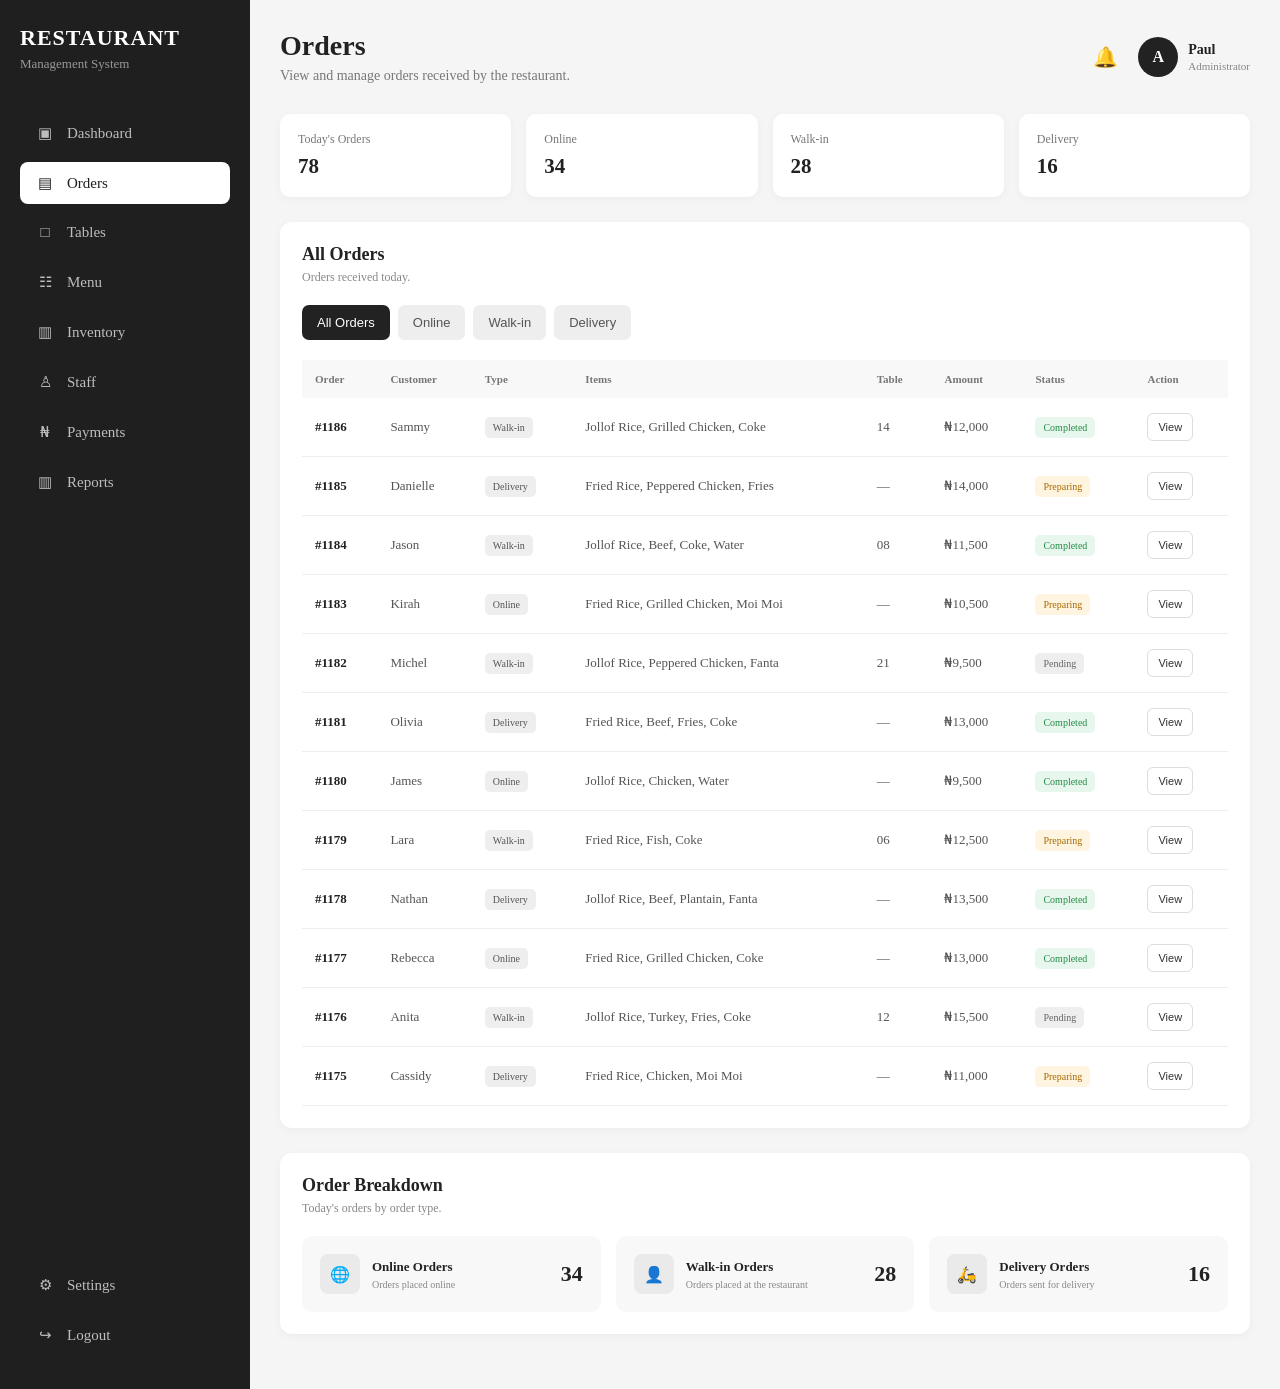
<file: orders.html>
<!doctype html>
<html lang="en">
  <head>
    <meta charset="UTF-8" />

    <meta name="viewport" content="width=device-width, initial-scale=1.0" />

    <title>Orders | Restaurant Management System</title>

    <link rel="stylesheet" href="style.css" />
  </head>

  <body>
    <div class="app">
      <!-- SIDEBAR -->

      <aside class="sidebar">
        <div class="mobile-sidebar-header">
          <div class="mobile-logo">
            <h1>RESTAURANT</h1>
            <p>Management System</p>
          </div>

          <button
            type="button"
            class="menu-button"
            id="menuButton"
            aria-label="Open navigation menu"
            aria-expanded="false"
          >
            ☰
          </button>
        </div>

        <div class="logo desktop-logo">
          <h1>RESTAURANT</h1>
          <p>Management System</p>
        </div>

        <nav class="sidebar-nav">
          <ul>
            <li>
              <a href="index.html">
                <span>▣</span>
                Dashboard
              </a>
            </li>

            <li class="active">
              <a href="orders.html">
                <span>▤</span>
                Orders
              </a>
            </li>

            <li>
              <a href="tables.html">
                <span>□</span>
                Tables
              </a>
            </li>

            <li>
              <a href="menu.html">
                <span>☷</span>
                Menu
              </a>
            </li>

            <li>
              <a href="inventory.html">
                <span>▥</span>
                Inventory
              </a>
            </li>

            <li>
              <a href="staff.html">
                <span>♙</span>
                Staff
              </a>
            </li>

            <li>
              <a href="payments.html">
                <span>₦</span>
                Payments
              </a>
            </li>

            <li>
              <a href="reports.html">
                <span>▥</span>
                Reports
              </a>
            </li>
          </ul>
        </nav>

        <div class="sidebar-bottom">
          <a href="settings.html">
            <span>⚙</span>
            Settings
          </a>

          <a href="#">
            <span>↪</span>
            Logout
          </a>
        </div>
      </aside>

      <!-- MAIN CONTENT -->

      <main class="main-content">
        <!-- HEADER -->

        <header class="top-header">
          <div class="header-title">
            <h2>Orders</h2>

            <p>View and manage orders received by the restaurant.</p>
          </div>

          <div class="header-right">
            <button type="button" class="notification-button">🔔</button>

            <div class="admin-profile">
              <div class="admin-avatar">A</div>

              <div>
                <h4>Paul</h4>

                <p>Administrator</p>
              </div>
            </div>
          </div>
        </header>

        <!-- ORDER STATISTICS -->

        <section class="order-page-stats">
          <div class="small-stat-card">
            <span> Today's Orders </span>

            <strong> 78 </strong>
          </div>

          <div class="small-stat-card">
            <span> Online </span>

            <strong> 34 </strong>
          </div>

          <div class="small-stat-card">
            <span> Walk-in </span>

            <strong> 28 </strong>
          </div>

          <div class="small-stat-card">
            <span> Delivery </span>

            <strong> 16 </strong>
          </div>
        </section>

        <!-- ORDERS -->

        <section class="orders-page">
          <div class="section-header">
            <div>
              <h2>All Orders</h2>

              <p>Orders received today.</p>
            </div>
          </div>

          <!-- ORDER FILTERS -->

          <div class="order-actions">
            <div class="order-tabs">
              <button class="order-tab active">All Orders</button>

              <button class="order-tab">Online</button>

              <button class="order-tab">Walk-in</button>

              <button class="order-tab">Delivery</button>
            </div>
          </div>

          <!-- ORDERS TABLE -->

          <div class="orders-table-wrapper">
            <table class="orders-table">
              <thead>
                <tr>
                  <th>Order</th>
                  <th>Customer</th>
                  <th>Type</th>
                  <th>Items</th>
                  <th>Table</th>
                  <th>Amount</th>
                  <th>Status</th>
                  <th>Action</th>
                </tr>
              </thead>

              <tbody>
                <tr>
                  <td>
                    <strong>#1186</strong>
                  </td>

                  <td>Sammy</td>

                  <td>
                    <span class="order-type"> Walk-in </span>
                  </td>

                  <td>Jollof Rice, Grilled Chicken, Coke</td>

                  <td>14</td>

                  <td>₦12,000</td>

                  <td>
                    <span class="status completed"> Completed </span>
                  </td>

                  <td>
                    <button class="view-order">View</button>
                  </td>
                </tr>

                <tr>
                  <td>
                    <strong>#1185</strong>
                  </td>

                  <td>Danielle</td>

                  <td>
                    <span class="order-type"> Delivery </span>
                  </td>

                  <td>Fried Rice, Peppered Chicken, Fries</td>

                  <td>—</td>

                  <td>₦14,000</td>

                  <td>
                    <span class="status preparing"> Preparing </span>
                  </td>

                  <td>
                    <button class="view-order">View</button>
                  </td>
                </tr>

                <tr>
                  <td>
                    <strong>#1184</strong>
                  </td>

                  <td>Jason</td>

                  <td>
                    <span class="order-type"> Walk-in </span>
                  </td>

                  <td>Jollof Rice, Beef, Coke, Water</td>

                  <td>08</td>

                  <td>₦11,500</td>

                  <td>
                    <span class="status completed"> Completed </span>
                  </td>

                  <td>
                    <button class="view-order">View</button>
                  </td>
                </tr>

                <tr>
                  <td>
                    <strong>#1183</strong>
                  </td>

                  <td>Kirah</td>

                  <td>
                    <span class="order-type"> Online </span>
                  </td>

                  <td>Fried Rice, Grilled Chicken, Moi Moi</td>

                  <td>—</td>

                  <td>₦10,500</td>

                  <td>
                    <span class="status preparing"> Preparing </span>
                  </td>

                  <td>
                    <button class="view-order">View</button>
                  </td>
                </tr>

                <tr>
                  <td>
                    <strong>#1182</strong>
                  </td>

                  <td>Michel</td>

                  <td>
                    <span class="order-type"> Walk-in </span>
                  </td>

                  <td>Jollof Rice, Peppered Chicken, Fanta</td>

                  <td>21</td>

                  <td>₦9,500</td>

                  <td>
                    <span class="status pending"> Pending </span>
                  </td>

                  <td>
                    <button class="view-order">View</button>
                  </td>
                </tr>

                <tr>
                  <td>
                    <strong>#1181</strong>
                  </td>

                  <td>Olivia</td>

                  <td>
                    <span class="order-type"> Delivery </span>
                  </td>

                  <td>Fried Rice, Beef, Fries, Coke</td>

                  <td>—</td>

                  <td>₦13,000</td>

                  <td>
                    <span class="status completed"> Completed </span>
                  </td>

                  <td>
                    <button class="view-order">View</button>
                  </td>
                </tr>

                <tr>
                  <td>
                    <strong>#1180</strong>
                  </td>

                  <td>James</td>

                  <td>
                    <span class="order-type"> Online </span>
                  </td>

                  <td>Jollof Rice, Chicken, Water</td>

                  <td>—</td>

                  <td>₦9,500</td>

                  <td>
                    <span class="status completed"> Completed </span>
                  </td>

                  <td>
                    <button class="view-order">View</button>
                  </td>
                </tr>

                <tr>
                  <td>
                    <strong>#1179</strong>
                  </td>

                  <td>Lara</td>

                  <td>
                    <span class="order-type"> Walk-in </span>
                  </td>

                  <td>Fried Rice, Fish, Coke</td>

                  <td>06</td>

                  <td>₦12,500</td>

                  <td>
                    <span class="status preparing"> Preparing </span>
                  </td>

                  <td>
                    <button class="view-order">View</button>
                  </td>
                </tr>

                <tr>
                  <td>
                    <strong>#1178</strong>
                  </td>

                  <td>Nathan</td>

                  <td>
                    <span class="order-type"> Delivery </span>
                  </td>

                  <td>Jollof Rice, Beef, Plantain, Fanta</td>

                  <td>—</td>

                  <td>₦13,500</td>

                  <td>
                    <span class="status completed"> Completed </span>
                  </td>

                  <td>
                    <button class="view-order">View</button>
                  </td>
                </tr>

                <tr>
                  <td>
                    <strong>#1177</strong>
                  </td>

                  <td>Rebecca</td>

                  <td>
                    <span class="order-type"> Online </span>
                  </td>

                  <td>Fried Rice, Grilled Chicken, Coke</td>

                  <td>—</td>

                  <td>₦13,000</td>

                  <td>
                    <span class="status completed"> Completed </span>
                  </td>

                  <td>
                    <button class="view-order">View</button>
                  </td>
                </tr>

                <tr>
                  <td>
                    <strong>#1176</strong>
                  </td>

                  <td>Anita</td>

                  <td>
                    <span class="order-type"> Walk-in </span>
                  </td>

                  <td>Jollof Rice, Turkey, Fries, Coke</td>

                  <td>12</td>

                  <td>₦15,500</td>

                  <td>
                    <span class="status pending"> Pending </span>
                  </td>

                  <td>
                    <button class="view-order">View</button>
                  </td>
                </tr>

                <tr>
                  <td>
                    <strong>#1175</strong>
                  </td>

                  <td>Cassidy</td>

                  <td>
                    <span class="order-type"> Delivery </span>
                  </td>

                  <td>Fried Rice, Chicken, Moi Moi</td>

                  <td>—</td>

                  <td>₦11,000</td>

                  <td>
                    <span class="status preparing"> Preparing </span>
                  </td>

                  <td>
                    <button class="view-order">View</button>
                  </td>
                </tr>
              </tbody>
            </table>
          </div>
        </section>

        <!-- ORDER SUMMARY -->

        <section class="order-summary">
          <div class="section-header">
            <div>
              <h2>Order Breakdown</h2>

              <p>Today's orders by order type.</p>
            </div>
          </div>

          <div class="order-summary-grid">
            <div class="order-summary-card">
              <div class="summary-icon">🌐</div>

              <div class="summary-info">
                <h3>Online Orders</h3>

                <p>Orders placed online</p>
              </div>

              <strong> 34 </strong>
            </div>

            <div class="order-summary-card">
              <div class="summary-icon">👤</div>

              <div class="summary-info">
                <h3>Walk-in Orders</h3>

                <p>Orders placed at the restaurant</p>
              </div>

              <strong> 28 </strong>
            </div>

            <div class="order-summary-card">
              <div class="summary-icon">🛵</div>

              <div class="summary-info">
                <h3>Delivery Orders</h3>

                <p>Orders sent for delivery</p>
              </div>

              <strong> 16 </strong>
            </div>
          </div>
        </section>
      </main>
    </div>

    <script src="script.js"></script>
  </body>
</html>
</file>
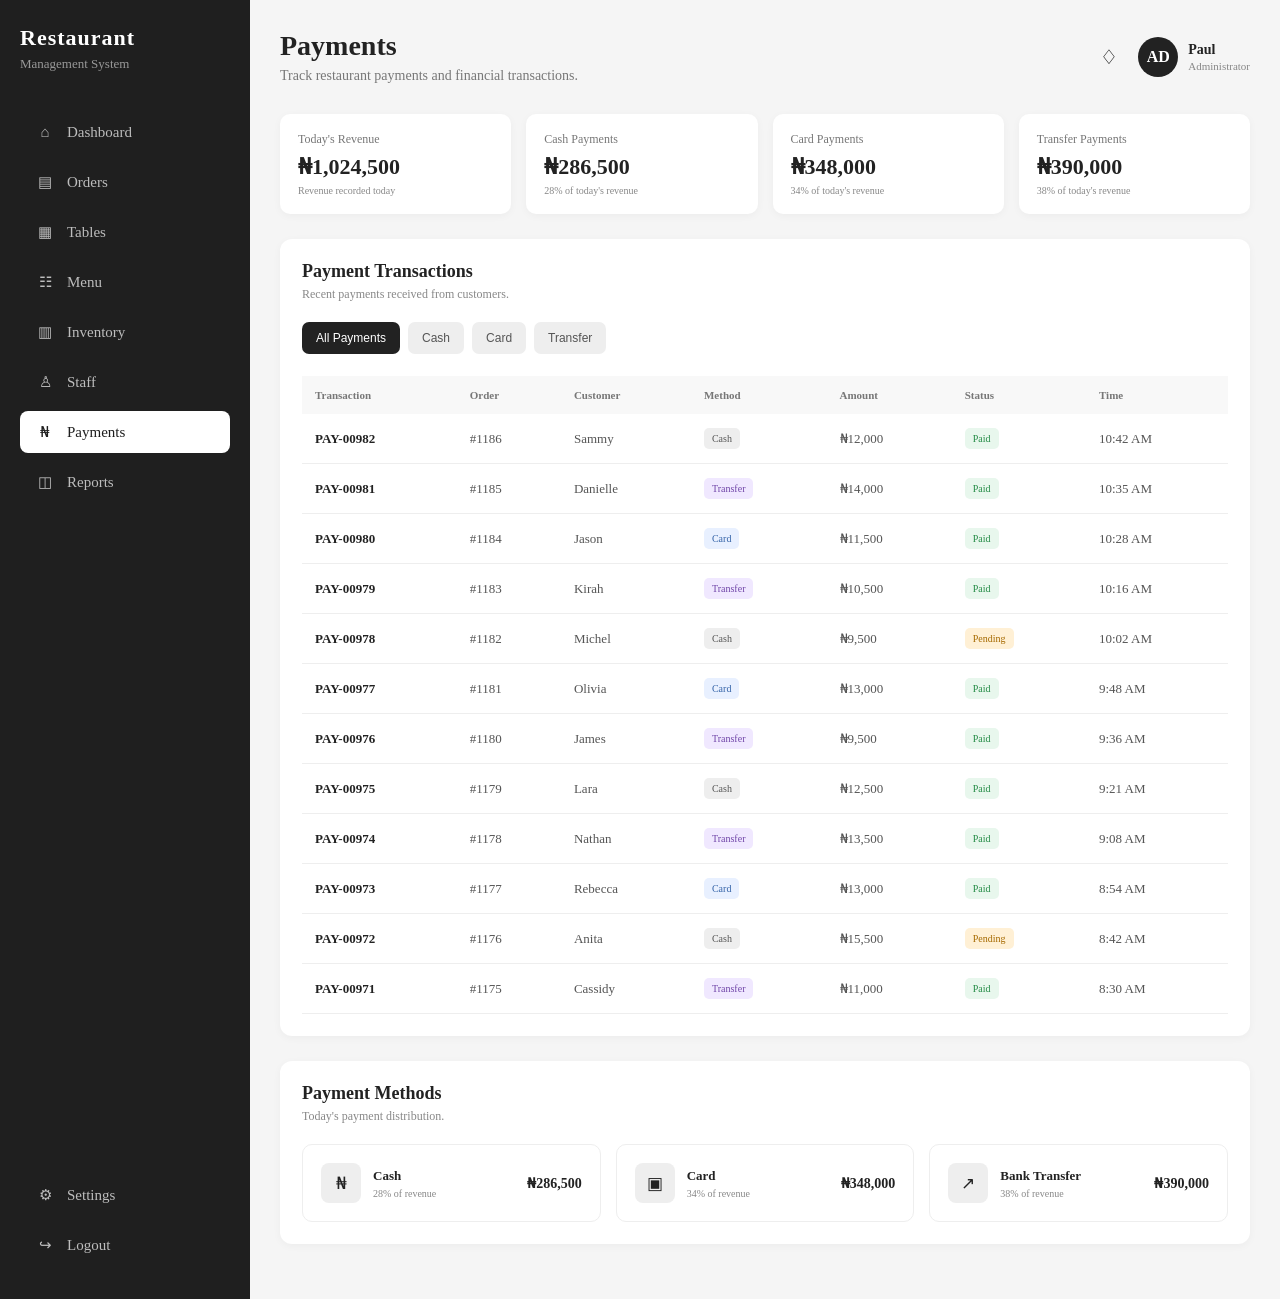
<file: payments.html>
<!doctype html>
<html lang="en">
  <head>
    <meta charset="UTF-8" />
    <meta name="viewport" content="width=device-width, initial-scale=1.0" />
    <title>Payments | Restaurant Management System</title>
    <link rel="stylesheet" href="style.css" />
  </head>

  <body>
    <div class="app">
      <aside class="sidebar">
        <div class="desktop-logo logo">
          <h1>Restaurant</h1>
          <p>Management System</p>
        </div>

        <div class="mobile-sidebar-header">
          <div class="mobile-logo">
            <h1>Restaurant</h1>
            <p>Management System</p>
          </div>

          <button
            class="menu-button"
            id="menuButton"
            aria-label="Open menu"
            aria-expanded="false"
          >
            ☰
          </button>
        </div>

        <nav class="sidebar-nav">
          <ul>
            <li>
              <a href="index.html">
                <span>⌂</span>
                Dashboard
              </a>
            </li>

            <li>
              <a href="orders.html">
                <span>▤</span>
                Orders
              </a>
            </li>

            <li>
              <a href="tables.html">
                <span>▦</span>
                Tables
              </a>
            </li>

            <li>
              <a href="menu.html">
                <span>☷</span>
                Menu
              </a>
            </li>

            <li>
              <a href="inventory.html">
                <span>▥</span>
                Inventory
              </a>
            </li>

            <li>
              <a href="staff.html">
                <span>♙</span>
                Staff
              </a>
            </li>

            <li class="active">
              <a href="payments.html">
                <span>₦</span>
                Payments
              </a>
            </li>

            <li>
              <a href="reports.html">
                <span>◫</span>
                Reports
              </a>
            </li>
          </ul>
        </nav>

        <div class="sidebar-bottom">
          <a href="settings.html">
            <span>⚙</span>
            Settings
          </a>

          <a href="#">
            <span>↪</span>
            Logout
          </a>
        </div>
      </aside>

      <main class="main-content">
        <header class="top-header">
          <div class="header-title">
            <h2>Payments</h2>
            <p>Track restaurant payments and financial transactions.</p>
          </div>

          <div class="header-right">
            <button class="notification-button">♢</button>

            <div class="admin-profile">
              <div class="admin-avatar">AD</div>

              <div>
                <h4>Paul</h4>
                <p>Administrator</p>
              </div>
            </div>
          </div>
        </header>

        <section class="payment-summary">
          <div class="payment-summary-card">
            <span>Today's Revenue</span>
            <strong>₦1,024,500</strong>
            <p>Revenue recorded today</p>
          </div>

          <div class="payment-summary-card">
            <span>Cash Payments</span>
            <strong>₦286,500</strong>
            <p>28% of today's revenue</p>
          </div>

          <div class="payment-summary-card">
            <span>Card Payments</span>
            <strong>₦348,000</strong>
            <p>34% of today's revenue</p>
          </div>

          <div class="payment-summary-card">
            <span>Transfer Payments</span>
            <strong>₦390,000</strong>
            <p>38% of today's revenue</p>
          </div>
        </section>

        <section class="payments-page">
          <div class="section-header">
            <div>
              <h2>Payment Transactions</h2>
              <p>Recent payments received from customers.</p>
            </div>
          </div>

          <div class="payment-filters">
            <button class="payment-filter active">All Payments</button>

            <button class="payment-filter">Cash</button>

            <button class="payment-filter">Card</button>

            <button class="payment-filter">Transfer</button>
          </div>

          <div class="payments-table-wrapper">
            <table class="payments-table">
              <thead>
                <tr>
                  <th>Transaction</th>
                  <th>Order</th>
                  <th>Customer</th>
                  <th>Method</th>
                  <th>Amount</th>
                  <th>Status</th>
                  <th>Time</th>
                </tr>
              </thead>

              <tbody>
                <tr>
                  <td>PAY-00982</td>
                  <td>#1186</td>
                  <td>Sammy</td>
                  <td><span class="payment-method cash">Cash</span></td>
                  <td>₦12,000</td>
                  <td><span class="payment-status paid">Paid</span></td>
                  <td>10:42 AM</td>
                </tr>

                <tr>
                  <td>PAY-00981</td>
                  <td>#1185</td>
                  <td>Danielle</td>
                  <td><span class="payment-method transfer">Transfer</span></td>
                  <td>₦14,000</td>
                  <td><span class="payment-status paid">Paid</span></td>
                  <td>10:35 AM</td>
                </tr>

                <tr>
                  <td>PAY-00980</td>
                  <td>#1184</td>
                  <td>Jason</td>
                  <td><span class="payment-method card">Card</span></td>
                  <td>₦11,500</td>
                  <td><span class="payment-status paid">Paid</span></td>
                  <td>10:28 AM</td>
                </tr>

                <tr>
                  <td>PAY-00979</td>
                  <td>#1183</td>
                  <td>Kirah</td>
                  <td><span class="payment-method transfer">Transfer</span></td>
                  <td>₦10,500</td>
                  <td><span class="payment-status paid">Paid</span></td>
                  <td>10:16 AM</td>
                </tr>

                <tr>
                  <td>PAY-00978</td>
                  <td>#1182</td>
                  <td>Michel</td>
                  <td><span class="payment-method cash">Cash</span></td>
                  <td>₦9,500</td>
                  <td><span class="payment-status pending">Pending</span></td>
                  <td>10:02 AM</td>
                </tr>

                <tr>
                  <td>PAY-00977</td>
                  <td>#1181</td>
                  <td>Olivia</td>
                  <td><span class="payment-method card">Card</span></td>
                  <td>₦13,000</td>
                  <td><span class="payment-status paid">Paid</span></td>
                  <td>9:48 AM</td>
                </tr>

                <tr>
                  <td>PAY-00976</td>
                  <td>#1180</td>
                  <td>James</td>
                  <td><span class="payment-method transfer">Transfer</span></td>
                  <td>₦9,500</td>
                  <td><span class="payment-status paid">Paid</span></td>
                  <td>9:36 AM</td>
                </tr>

                <tr>
                  <td>PAY-00975</td>
                  <td>#1179</td>
                  <td>Lara</td>
                  <td><span class="payment-method cash">Cash</span></td>
                  <td>₦12,500</td>
                  <td><span class="payment-status paid">Paid</span></td>
                  <td>9:21 AM</td>
                </tr>

                <tr>
                  <td>PAY-00974</td>
                  <td>#1178</td>
                  <td>Nathan</td>
                  <td><span class="payment-method transfer">Transfer</span></td>
                  <td>₦13,500</td>
                  <td><span class="payment-status paid">Paid</span></td>
                  <td>9:08 AM</td>
                </tr>

                <tr>
                  <td>PAY-00973</td>
                  <td>#1177</td>
                  <td>Rebecca</td>
                  <td><span class="payment-method card">Card</span></td>
                  <td>₦13,000</td>
                  <td><span class="payment-status paid">Paid</span></td>
                  <td>8:54 AM</td>
                </tr>

                <tr>
                  <td>PAY-00972</td>
                  <td>#1176</td>
                  <td>Anita</td>
                  <td><span class="payment-method cash">Cash</span></td>
                  <td>₦15,500</td>
                  <td><span class="payment-status pending">Pending</span></td>
                  <td>8:42 AM</td>
                </tr>

                <tr>
                  <td>PAY-00971</td>
                  <td>#1175</td>
                  <td>Cassidy</td>
                  <td><span class="payment-method transfer">Transfer</span></td>
                  <td>₦11,000</td>
                  <td><span class="payment-status paid">Paid</span></td>
                  <td>8:30 AM</td>
                </tr>
              </tbody>
            </table>
          </div>
        </section>

        <section class="payment-methods">
          <div class="section-header">
            <div>
              <h2>Payment Methods</h2>
              <p>Today's payment distribution.</p>
            </div>
          </div>

          <div class="payment-method-grid">
            <div class="payment-method-card">
              <div class="payment-method-icon">₦</div>

              <div>
                <h3>Cash</h3>
                <p>28% of revenue</p>
              </div>

              <strong>₦286,500</strong>
            </div>

            <div class="payment-method-card">
              <div class="payment-method-icon">▣</div>

              <div>
                <h3>Card</h3>
                <p>34% of revenue</p>
              </div>

              <strong>₦348,000</strong>
            </div>

            <div class="payment-method-card">
              <div class="payment-method-icon">↗</div>

              <div>
                <h3>Bank Transfer</h3>
                <p>38% of revenue</p>
              </div>

              <strong>₦390,000</strong>
            </div>
          </div>
        </section>
      </main>
    </div>

    <script src="script.js"></script>
  </body>
</html>
</file>
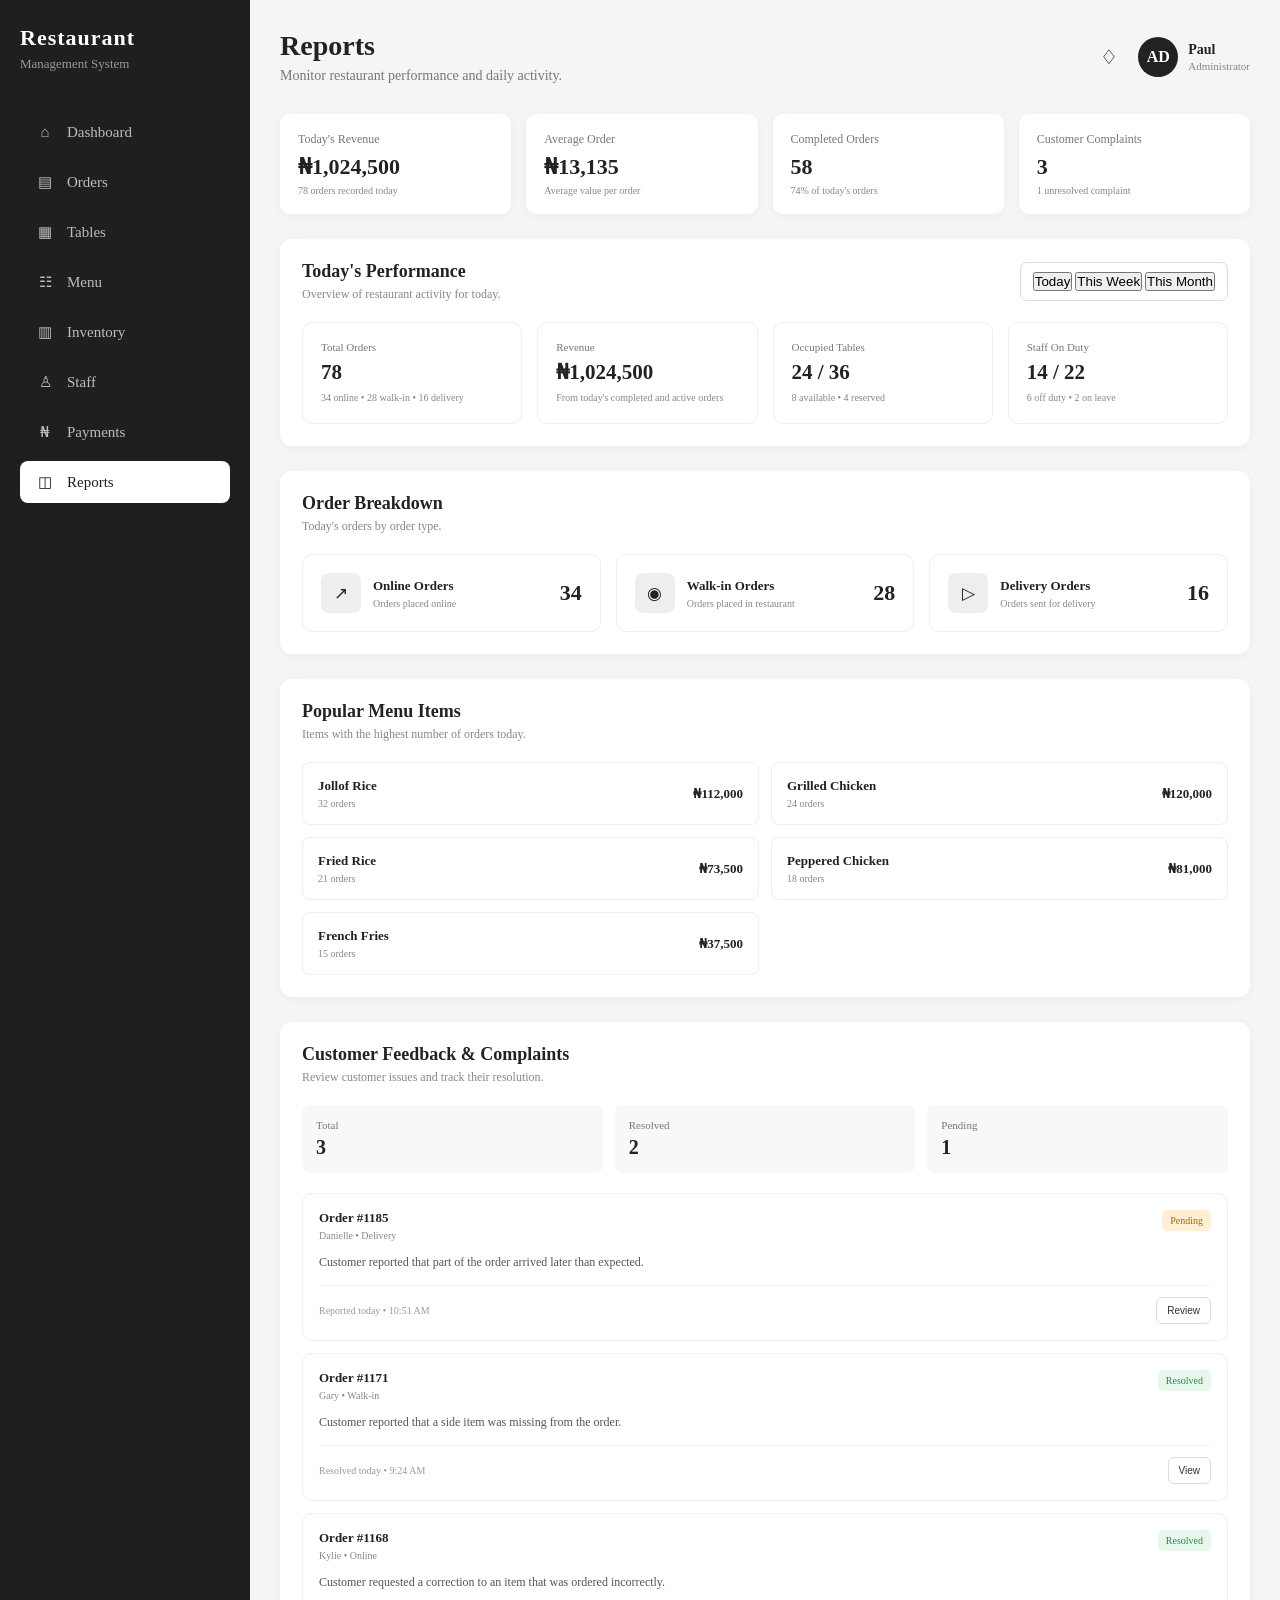
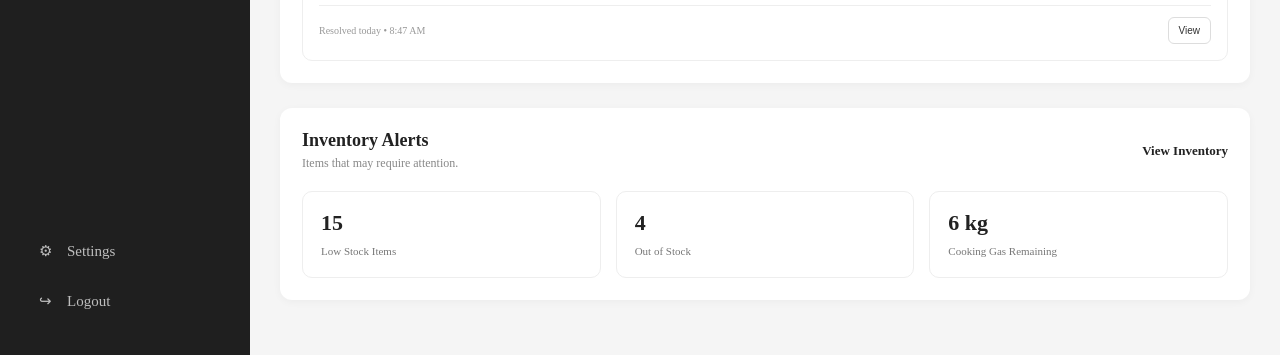
<file: reports.html>
<!doctype html>
<html lang="en">
  <head>
    <meta charset="UTF-8" />
    <meta name="viewport" content="width=device-width, initial-scale=1.0" />
    <title>Reports | Restaurant Management System</title>
    <link rel="stylesheet" href="style.css" />
  </head>

  <body>
    <div class="app">
      <aside class="sidebar">
        <div class="desktop-logo logo">
          <h1>Restaurant</h1>
          <p>Management System</p>
        </div>

        <div class="mobile-sidebar-header">
          <div class="mobile-logo">
            <h1>Restaurant</h1>
            <p>Management System</p>
          </div>

          <button
            class="menu-button"
            id="menuButton"
            aria-label="Open menu"
            aria-expanded="false"
          >
            ☰
          </button>
        </div>

        <nav class="sidebar-nav">
          <ul>
            <li>
              <a href="index.html">
                <span>⌂</span>
                Dashboard
              </a>
            </li>

            <li>
              <a href="orders.html">
                <span>▤</span>
                Orders
              </a>
            </li>

            <li>
              <a href="tables.html">
                <span>▦</span>
                Tables
              </a>
            </li>

            <li>
              <a href="menu.html">
                <span>☷</span>
                Menu
              </a>
            </li>

            <li>
              <a href="inventory.html">
                <span>▥</span>
                Inventory
              </a>
            </li>

            <li>
              <a href="staff.html">
                <span>♙</span>
                Staff
              </a>
            </li>

            <li>
              <a href="payments.html">
                <span>₦</span>
                Payments
              </a>
            </li>

            <li class="active">
              <a href="reports.html">
                <span>◫</span>
                Reports
              </a>
            </li>
          </ul>
        </nav>

        <div class="sidebar-bottom">
          <a href="settings.html">
            <span>⚙</span>
            Settings
          </a>

          <a href="#">
            <span>↪</span>
            Logout
          </a>
        </div>
      </aside>

      <main class="main-content">
        <header class="top-header">
          <div class="header-title">
            <h2>Reports</h2>
            <p>Monitor restaurant performance and daily activity.</p>
          </div>

          <div class="header-right">
            <button class="notification-button">♢</button>

            <div class="admin-profile">
              <div class="admin-avatar">AD</div>

              <div>
                <h4>Paul</h4>
                <p>Administrator</p>
              </div>
            </div>
          </div>
        </header>

        <section class="report-summary">
          <div class="report-summary-card">
            <span>Today's Revenue</span>
            <strong>₦1,024,500</strong>
            <p>78 orders recorded today</p>
          </div>

          <div class="report-summary-card">
            <span>Average Order</span>
            <strong>₦13,135</strong>
            <p>Average value per order</p>
          </div>

          <div class="report-summary-card">
            <span>Completed Orders</span>
            <strong>58</strong>
            <p>74% of today's orders</p>
          </div>

          <div class="report-summary-card">
            <span>Customer Complaints</span>
            <strong>3</strong>
            <p>1 unresolved complaint</p>
          </div>
        </section>

        <section class="report-page">
          <div class="section-header">
            <div>
              <h2>Today's Performance</h2>
              <p>Overview of restaurant activity for today.</p>
            </div>

            <div class="report-period">
              <button class="period-button active">Today</button>
              <button class="period-button">This Week</button>
              <button class="period-button">This Month</button>
            </div>
            </div>

          <div class="performance-grid">
            <div class="performance-card">
              <span>Total Orders</span>
              <strong>78</strong>
              <p>34 online • 28 walk-in • 16 delivery</p>
            </div>

            <div class="performance-card">
              <span>Revenue</span>
              <strong>₦1,024,500</strong>
              <p>From today's completed and active orders</p>
            </div>

            <div class="performance-card">
              <span>Occupied Tables</span>
              <strong>24 / 36</strong>
              <p>8 available • 4 reserved</p>
            </div>

            <div class="performance-card">
              <span>Staff On Duty</span>
              <strong>14 / 22</strong>
              <p>6 off duty • 2 on leave</p>
            </div>
          </div>
        </section>

        <section class="report-page">
          <div class="section-header">
            <div>
              <h2>Order Breakdown</h2>
              <p>Today's orders by order type.</p>
            </div>
          </div>

          <div class="order-report-grid">
            <div class="order-report-card">
              <div class="report-icon">↗</div>

              <div>
                <h3>Online Orders</h3>
                <p>Orders placed online</p>
              </div>

              <strong>34</strong>
            </div>

            <div class="order-report-card">
              <div class="report-icon">◉</div>

              <div>
                <h3>Walk-in Orders</h3>
                <p>Orders placed in restaurant</p>
              </div>

              <strong>28</strong>
            </div>

            <div class="order-report-card">
              <div class="report-icon">▷</div>

              <div>
                <h3>Delivery Orders</h3>
                <p>Orders sent for delivery</p>
              </div>

              <strong>16</strong>
            </div>
          </div>
        </section>

        <section class="report-page">
          <div class="section-header">
            <div>
              <h2>Popular Menu Items</h2>
              <p>Items with the highest number of orders today.</p>
            </div>
          </div>

          <div class="popular-items">
            <div class="popular-item">
              <div>
                <strong>Jollof Rice</strong>
                <p>32 orders</p>
              </div>

              <span>₦112,000</span>
            </div>

            <div class="popular-item">
              <div>
                <strong>Grilled Chicken</strong>
                <p>24 orders</p>
              </div>

              <span>₦120,000</span>
            </div>

            <div class="popular-item">
              <div>
                <strong>Fried Rice</strong>
                <p>21 orders</p>
              </div>

              <span>₦73,500</span>
            </div>

            <div class="popular-item">
              <div>
                <strong>Peppered Chicken</strong>
                <p>18 orders</p>
              </div>

              <span>₦81,000</span>
            </div>

            <div class="popular-item">
              <div>
                <strong>French Fries</strong>
                <p>15 orders</p>
              </div>

              <span>₦37,500</span>
            </div>
          </div>
        </section>

        <section class="complaints-page">
          <div class="section-header">
            <div>
              <h2>Customer Feedback & Complaints</h2>
              <p>Review customer issues and track their resolution.</p>
            </div>
          </div>

          <div class="complaints-summary">
            <div>
              <span>Total</span>
              <strong>3</strong>
            </div>

            <div>
              <span>Resolved</span>
              <strong>2</strong>
            </div>

            <div>
              <span>Pending</span>
              <strong>1</strong>
            </div>
          </div>

          <div class="complaints-list">
            <div class="complaint-card">
              <div class="complaint-top">
                <div>
                  <strong>Order #1185</strong>
                  <p>Danielle • Delivery</p>
                </div>

                <span class="complaint-status pending"> Pending </span>
              </div>

              <p class="complaint-message">
                Customer reported that part of the order arrived later than
                expected.
              </p>

              <div class="complaint-bottom">
                <span>Reported today • 10:51 AM</span>
                <button class="complaint-action">Review</button>
              </div>
            </div>

            <div class="complaint-card">
              <div class="complaint-top">
                <div>
                  <strong>Order #1171</strong>
                  <p>Gary • Walk-in</p>
                </div>

                <span class="complaint-status resolved"> Resolved </span>
              </div>

              <p class="complaint-message">
                Customer reported that a side item was missing from the order.
              </p>

              <div class="complaint-bottom">
                <span>Resolved today • 9:24 AM</span>
                <button class="complaint-action">View</button>
              </div>
            </div>

            <div class="complaint-card">
              <div class="complaint-top">
                <div>
                  <strong>Order #1168</strong>
                  <p>Kylie • Online</p>
                </div>

                <span class="complaint-status resolved"> Resolved </span>
              </div>

              <p class="complaint-message">
                Customer requested a correction to an item that was ordered
                incorrectly.
              </p>

              <div class="complaint-bottom">
                <span>Resolved today • 8:47 AM</span>
                <button class="complaint-action">View</button>
              </div>
            </div>
          </div>
        </section>

        <section class="report-page">
          <div class="section-header">
            <div>
              <h2>Inventory Alerts</h2>
              <p>Items that may require attention.</p>
            </div>

            <a href="inventory.html"> View Inventory </a>
          </div>

          <div class="report-alert-grid">
            <div class="report-alert">
              <strong>15</strong>
              <span>Low Stock Items</span>
            </div>

            <div class="report-alert">
              <strong>4</strong>
              <span>Out of Stock</span>
            </div>

            <div class="report-alert">
              <strong>6 kg</strong>
              <span>Cooking Gas Remaining</span>
            </div>
          </div>
        </section>
      </main>
    </div>

    <script src="script.js"></script>
  </body>
</html>
</file>
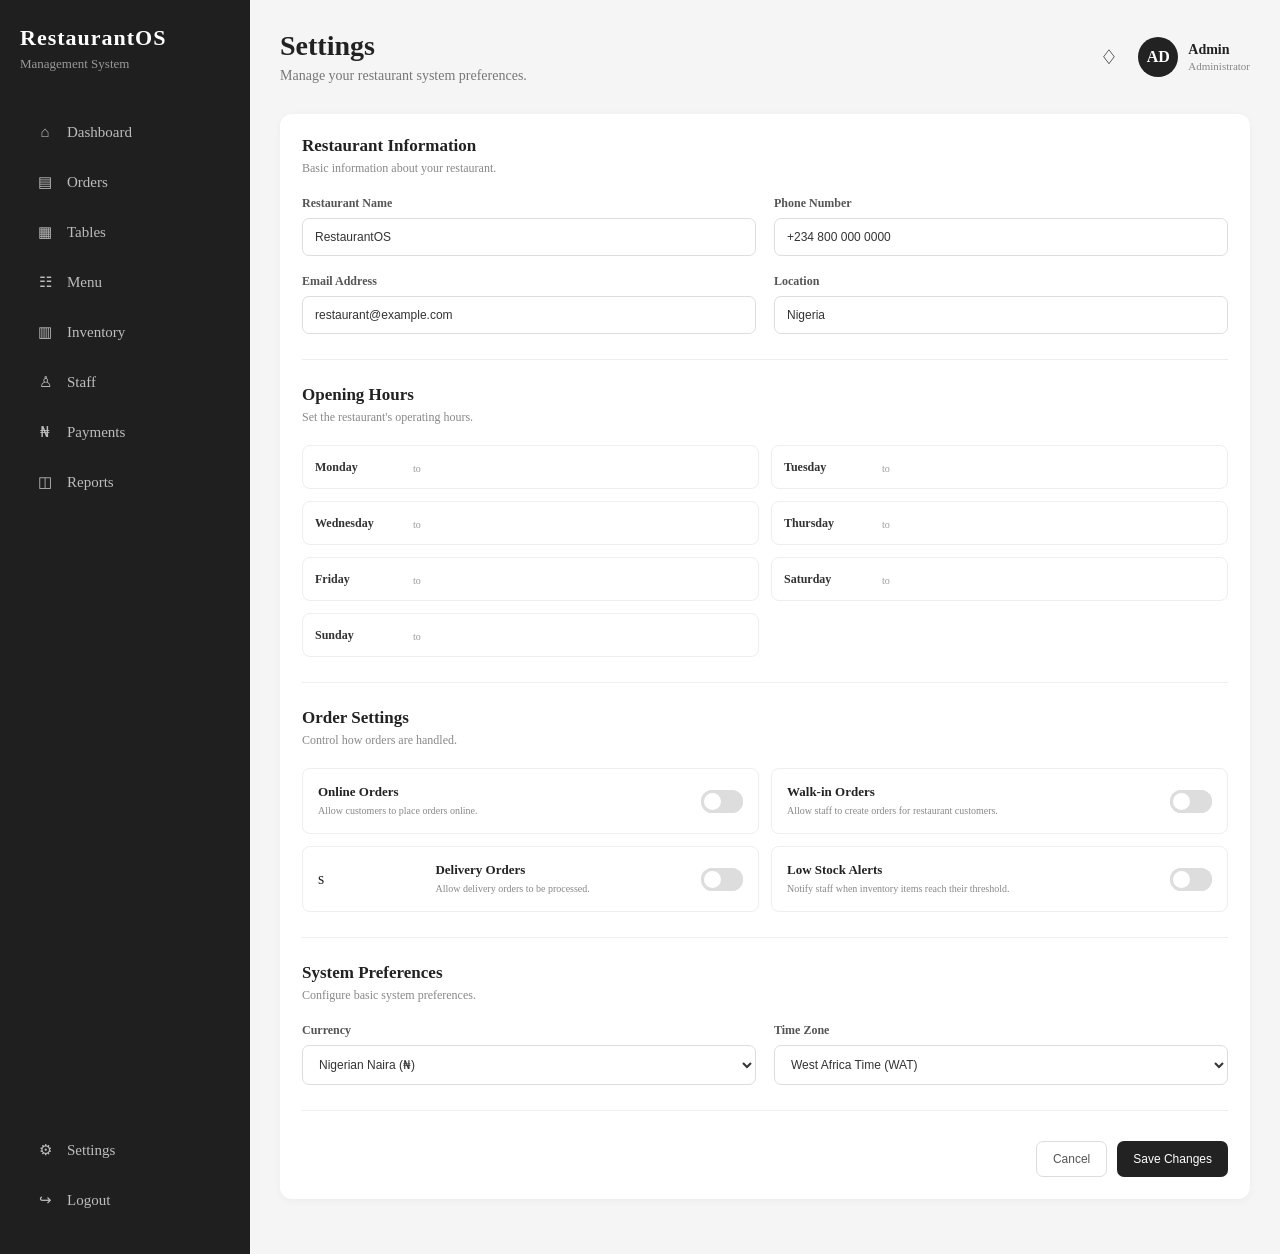
<file: settings.html>
<!doctype html>
<html lang="en">
  <head>
    <meta charset="UTF-8" />
    <meta name="viewport" content="width=device-width, initial-scale=1.0" />
    <title>Settings | Restaurant Management System</title>
    <link rel="stylesheet" href="style.css" />
  </head>

  <body>
    <div class="app">
      <aside class="sidebar">
        <div class="desktop-logo logo">
          <h1>RestaurantOS</h1>
          <p>Management System</p>
        </div>

        <div class="mobile-sidebar-header">
          <div class="mobile-logo">
            <h1>RestaurantOS</h1>
            <p>Management System</p>
          </div>

          <button
            class="menu-button"
            id="menuButton"
            type="button"
            aria-label="Open menu"
            aria-expanded="false"
          >
            ☰
          </button>
        </div>

        <nav class="sidebar-nav">
          <ul>
            <li>
              <a href="index.html">
                <span>⌂</span>
                Dashboard
              </a>
            </li>

            <li>
              <a href="orders.html">
                <span>▤</span>
                Orders
              </a>
            </li>

            <li>
              <a href="tables.html">
                <span>▦</span>
                Tables
              </a>
            </li>

            <li>
              <a href="menu.html">
                <span>☷</span>
                Menu
              </a>
            </li>

            <li>
              <a href="inventory.html">
                <span>▥</span>
                Inventory
              </a>
            </li>

            <li>
              <a href="staff.html">
                <span>♙</span>
                Staff
              </a>
            </li>

            <li>
              <a href="payments.html">
                <span>₦</span>
                Payments
              </a>
            </li>

            <li>
              <a href="reports.html">
                <span>◫</span>
                Reports
              </a>
            </li>
          </ul>
        </nav>

        <div class="sidebar-bottom">
          <a href="settings.html" class="active">
            <span>⚙</span>
            Settings
          </a>

          <a href="#">
            <span>↪</span>
            Logout
          </a>
        </div>
      </aside>

      <main class="main-content">
        <header class="top-header">
          <div class="header-title">
            <h2>Settings</h2>
            <p>Manage your restaurant system preferences.</p>
          </div>

          <div class="header-right">
            <button
              class="notification-button"
              type="button"
              aria-label="Notifications"
            >
              ♢
            </button>

            <div class="admin-profile">
              <div class="admin-avatar">AD</div>

              <div>
                <h4>Admin</h4>
                <p>Administrator</p>
              </div>
            </div>
          </div>
        </header>

        <section class="settings-page">
          <!-- Restaurant Information -->
          <div class="settings-section">
            <div class="settings-section-header">
              <h2>Restaurant Information</h2>
              <p>Basic information about your restaurant.</p>
            </div>

            <div class="settings-form-grid">
              <div class="settings-field">
                <label for="restaurantName">Restaurant Name</label>
                <input
                  type="text"
                  id="restaurantName"
                  value="RestaurantOS"
                />
              </div>

              <div class="settings-field">
                <label for="phoneNumber">Phone Number</label>
                <input
                  type="tel"
                  id="phoneNumber"
                  value="+234 800 000 0000"
                />
              </div>

              <div class="settings-field">
                <label for="emailAddress">Email Address</label>
                <input
                  type="email"
                  id="emailAddress"
                  value="restaurant@example.com"
                />
              </div>

              <div class="settings-field">
                <label for="restaurantLocation">Location</label>
                <input
                  type="text"
                  id="restaurantLocation"
                  value="Nigeria"
                />
              </div>
            </div>
          </div>

          <!-- Opening Hours -->
          <div class="settings-section">
            <div class="settings-section-header">
              <h2>Opening Hours</h2>
              <p>Set the restaurant's operating hours.</p>
            </div>

            <div class="opening-hours">
              <div class="day-row">
                <span>Monday</span>
                <span type="time" value="08:00" />
                <span class="time-separator">to</span>
                <span type="time" value="22:00" />
              </div>

              <div class="day-row">
                <span>Tuesday</span>
                <span type="time" value="08:00" />
                <span class="time-separator">to</span>
                <span type="time" value="22:00" />
              </div>

              <div class="day-row">
                <span>Wednesday</span>
                <span type="time" value="08:00" />
                <span class="time-separator">to</span>
                <span type="time" value="22:00" />
              </div>

              <div class="day-row">
                <span>Thursday</span>
                <span type="time" value="08:00" />
                <span class="time-separator">to</span>
                <span type="time" value="22:00" />
              </div>

              <div class="day-row">
                <span>Friday</span>
                <span type="time" value="08:00" />
                <span class="time-separator">to</span>
                <span type="time" value="23:00" />
              </div>

              <div class="day-row">
                <span>Saturday</span>
                <span type="time" value="09:00" />
                <span class="time-separator">to</span>
                <span type="time" value="23:00" />
              </div>

              <div class="day-row">
                <span>Sunday</span>
                <span type="time" value="10:00" />
                <span class="time-separator">to</span>
                <span type="time" value="21:00" />
              </div>
            </div>
          </div>

          <!-- Order Settings -->
          <div class="settings-section">
            <div class="settings-section-header">
              <h2>Order Settings</h2>
              <p>Control how orders are handled.</p>
            </div>

            <div class="settings-options">
              <div class="settings-option">
                <div>
                  <h3>Online Orders</h3>
                  <p>Allow customers to place orders online.</p>
                </div>

                <label class="toggle">
                  <span type="checkbox" checked />
                  <span></span>
                </label>
              </div>

              <div class="settings-option">
                <div>
                  <h3>Walk-in Orders</h3>
                  <p>
                    Allow staff to create orders for restaurant customers.
                  </p>
                </div>

                <label class="toggle">
                  <span type="checkbox" checked />
                  <span></span>
                </label>
              </div>

              <div class="settings-option">
            s    <div>
                  <h3>Delivery Orders</h3>
                  <p>Allow delivery orders to be processed.</p>
                </div>

                <label class="toggle">
                  <span type="checkbox" checked />
                  <span></span>
                </label>
              </div>

              <div class="settings-option">
                <div>
                  <h3>Low Stock Alerts</h3>
                  <p>
                    Notify staff when inventory items reach their threshold.
                  </p>
                </div>

                <label class="toggle">
                  <span type="checkbox" checked />
                  <span></span>
                </label>
              </div>
            </div>
          </div>

          <!-- System Preferences -->
          <div class="settings-section">
            <div class="settings-section-header">
              <h2>System Preferences</h2>
              <p>Configure basic system preferences.</p>
            </div>

            <div class="settings-form-grid">
              <div class="settings-field">
                <label for="currency">Currency</label>

                <select id="currency">
                  <option selected>Nigerian Naira (₦)</option>
                  <option>US Dollar ($)</option>
                  <option>British Pound (£)</option>
                </select>
              </div>

              <div class="settings-field">
                <label for="timezone">Time Zone</label>

                <select id="timezone">
                  <option selected>West Africa Time (WAT)</option>
                  <option>Greenwich Mean Time (GMT)</option>
                </select>
              </div>
            </div>
          </div>

          <!-- Settings Actions -->
          <div class="settings-actions">
            <button class="cancel-settings" type="button">
              Cancel
            </button>

            <button class="save-settings" type="button">
              Save Changes
            </button>
          </div>
        </section>
      </main>
    </div>

    <script src="script.js"></script>
  </body>
</html>
</file>
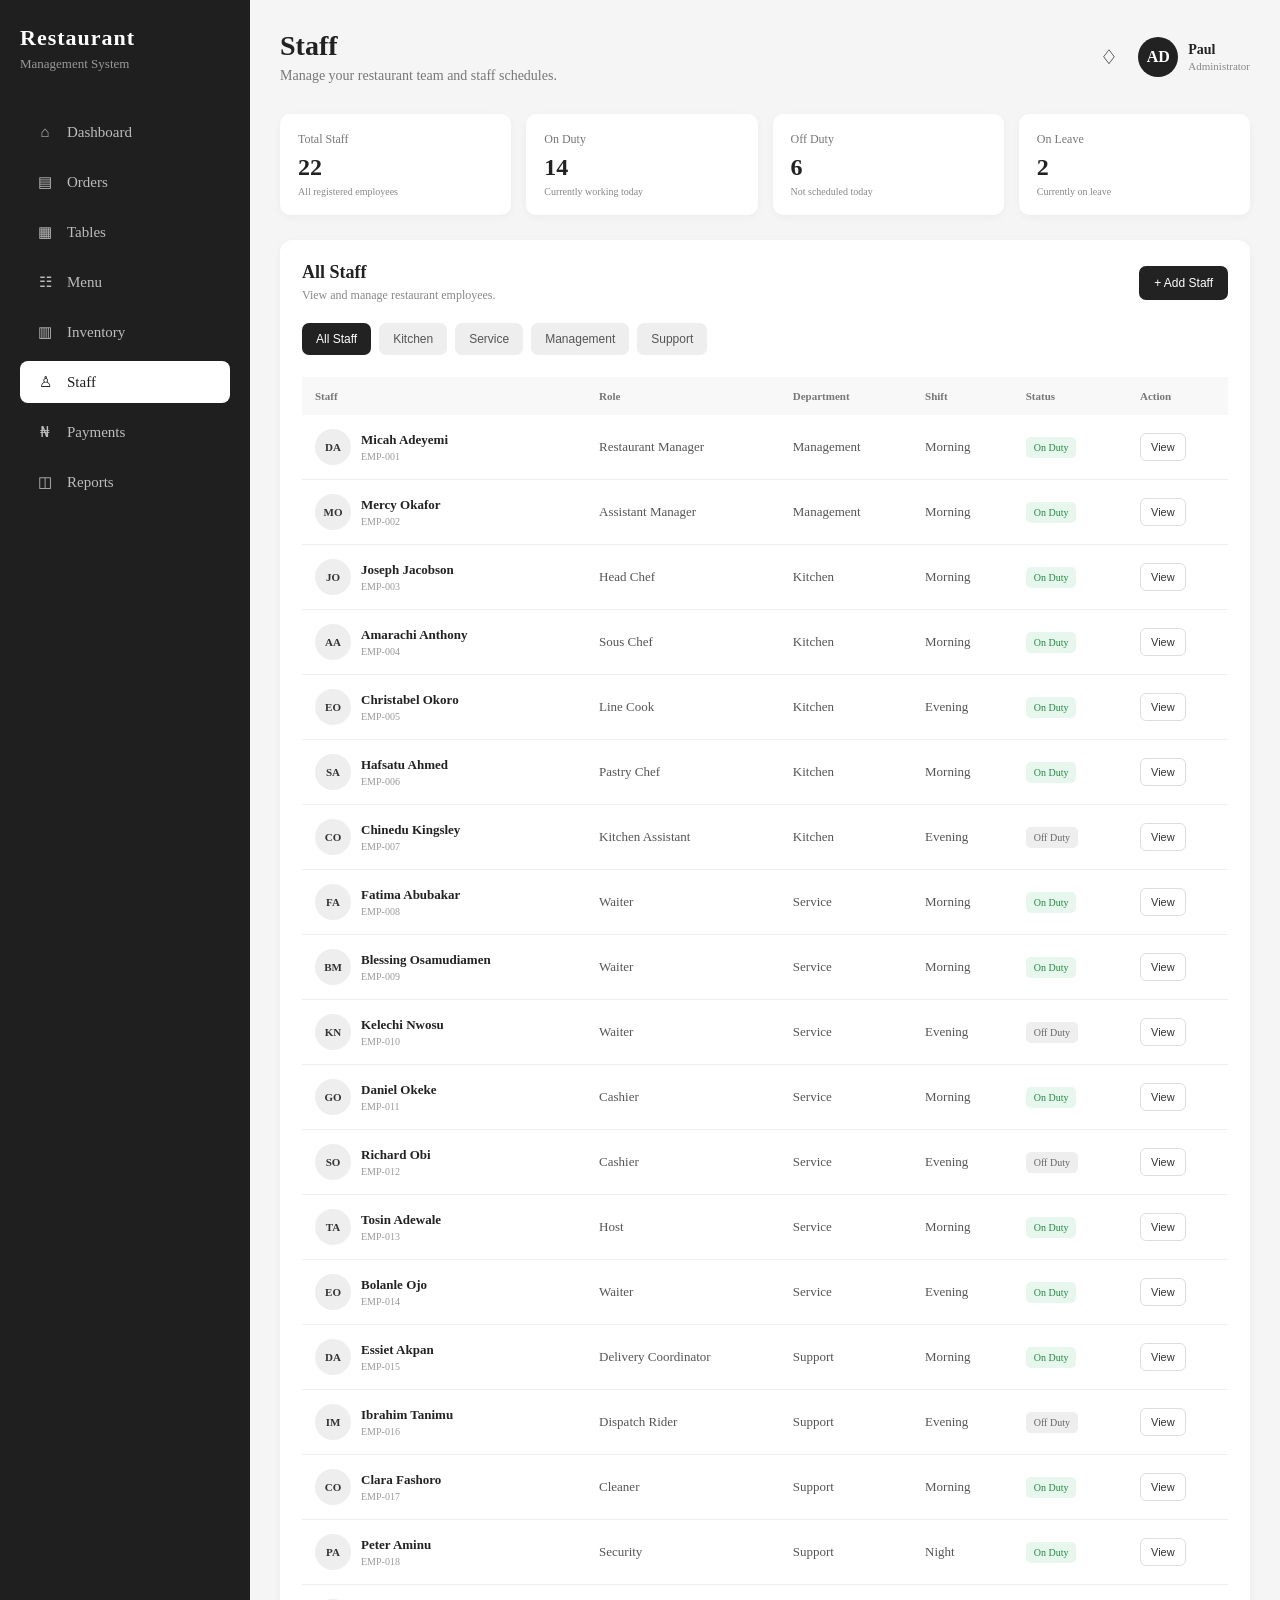
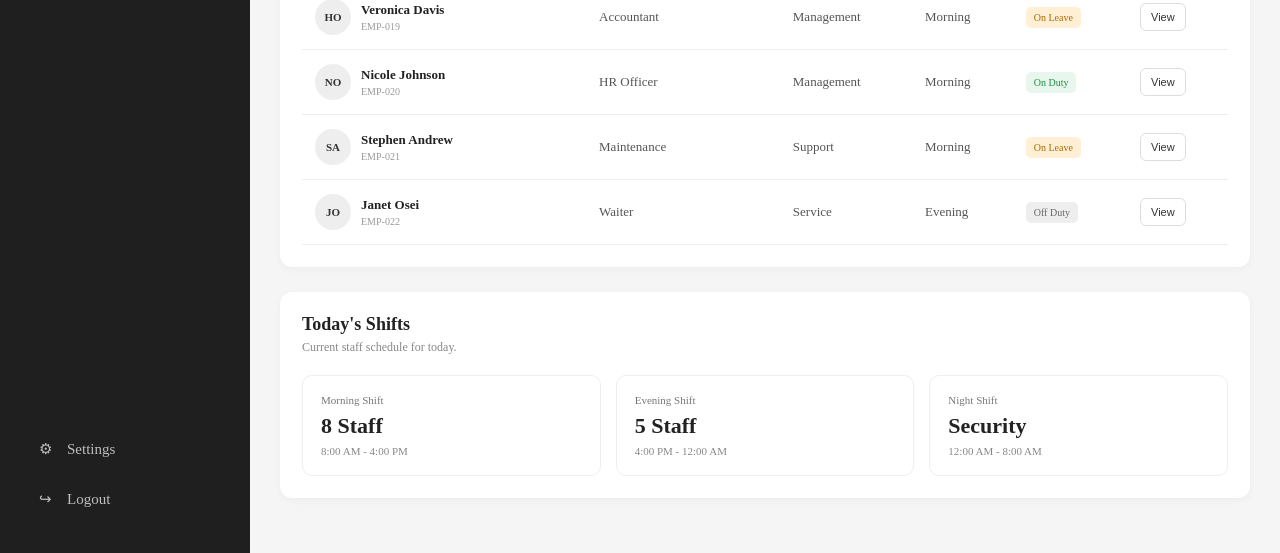
<file: staff.html>
<!doctype html>
<html lang="en">
  <head>
    <meta charset="UTF-8" />
    <meta name="viewport" content="width=device-width, initial-scale=1.0" />
    <title>Staff | Restaurant Management System</title>
    <link rel="stylesheet" href="style.css" />
  </head>

  <body>
    <div class="app">
      <aside class="sidebar">
        <div class="desktop-logo logo">
          <h1>Restaurant</h1>
          <p>Management System</p>
        </div>

        <div class="mobile-sidebar-header">
          <div class="mobile-logo">
            <h1>Restaurant</h1>
            <p>Management System</p>
          </div>

          <button
            class="menu-button"
            id="menuButton"
            aria-label="Open menu"
            aria-expanded="false"
          >
            ☰
          </button>
        </div>

        <nav class="sidebar-nav">
          <ul>
            <li>
              <a href="index.html">
                <span>⌂</span>
                Dashboard
              </a>
            </li>

            <li>
              <a href="orders.html">
                <span>▤</span>
                Orders
              </a>
            </li>

            <li>
              <a href="tables.html">
                <span>▦</span>
                Tables
              </a>
            </li>

            <li>
              <a href="menu.html">
                <span>☷</span>
                Menu
              </a>
            </li>

            <li>
              <a href="inventory.html">
                <span>▥</span>
                Inventory
              </a>
            </li>

            <li class="active">
              <a href="staff.html">
                <span>♙</span>
                Staff
              </a>
            </li>

            <li>
              <a href="payments.html">
                <span>₦</span>
                Payments
              </a>
            </li>

            <li>
              <a href="reports.html">
                <span>◫</span>
                Reports
              </a>
            </li>
          </ul>
        </nav>

        <div class="sidebar-bottom">
          <a href="settings.html">
            <span>⚙</span>
            Settings
          </a>

          <a href="#">
            <span>↪</span>
            Logout
          </a>
        </div>
      </aside>

      <main class="main-content">
        <header class="top-header">
          <div class="header-title">
            <h2>Staff</h2>
            <p>Manage your restaurant team and staff schedules.</p>
          </div>

          <div class="header-right">
            <button class="notification-button">♢</button>

            <div class="admin-profile">
              <div class="admin-avatar">AD</div>

              <div>
                <h4>Paul</h4>
                <p>Administrator</p>
              </div>
            </div>
          </div>
        </header>

        <section class="staff-summary">
          <div class="staff-summary-card">
            <span>Total Staff</span>
            <strong>22</strong>
            <p>All registered employees</p>
          </div>

          <div class="staff-summary-card">
            <span>On Duty</span>
            <strong>14</strong>
            <p>Currently working today</p>
          </div>

          <div class="staff-summary-card">
            <span>Off Duty</span>
            <strong>6</strong>
            <p>Not scheduled today</p>
          </div>

          <div class="staff-summary-card">
            <span>On Leave</span>
            <strong>2</strong>
            <p>Currently on leave</p>
          </div>
        </section>

        <section class="staff-page">
          <div class="section-header">
            <div>
              <h2>All Staff</h2>
              <p>View and manage restaurant employees.</p>
            </div>

            <button class="add-staff-button">+ Add Staff</button>
          </div>

          <div class="staff-filters">
            <button class="staff-filter active">All Staff</button>

            <button class="staff-filter">Kitchen</button>

            <button class="staff-filter">Service</button>

            <button class="staff-filter">Management</button>

            <button class="staff-filter">Support</button>
          </div>

          <div class="staff-table-wrapper">
            <table class="staff-table">
              <thead>
                <tr>
                  <th>Staff</th>
                  <th>Role</th>
                  <th>Department</th>
                  <th>Shift</th>
                  <th>Status</th>
                  <th>Action</th>
                </tr>
              </thead>

              <tbody>
                <tr>
                  <td>
                    <div class="staff-member">
                      <div class="staff-avatar">DA</div>
                      <div>
                        <strong>Micah Adeyemi</strong>
                        <span>EMP-001</span>
                      </div>
                    </div>
                  </td>
                  <td>Restaurant Manager</td>
                  <td>Management</td>
                  <td>Morning</td>
                  <td><span class="staff-status on-duty">On Duty</span></td>
                  <td><button class="staff-action">View</button></td>
                </tr>

                <tr>
                  <td>
                    <div class="staff-member">
                      <div class="staff-avatar">MO</div>
                      <div>
                        <strong>Mercy Okafor</strong>
                        <span>EMP-002</span>
                      </div>
                    </div>
                  </td>
                  <td>Assistant Manager</td>
                  <td>Management</td>
                  <td>Morning</td>
                  <td><span class="staff-status on-duty">On Duty</span></td>
                  <td><button class="staff-action">View</button></td>
                </tr>

                <tr>
                  <td>
                    <div class="staff-member">
                      <div class="staff-avatar">JO</div>
                      <div>
                        <strong>Joseph Jacobson</strong>
                        <span>EMP-003</span>
                      </div>
                    </div>
                  </td>
                  <td>Head Chef</td>
                  <td>Kitchen</td>
                  <td>Morning</td>
                  <td><span class="staff-status on-duty">On Duty</span></td>
                  <td><button class="staff-action">View</button></td>
                </tr>

                <tr>
                  <td>
                    <div class="staff-member">
                      <div class="staff-avatar">AA</div>
                      <div>
                        <strong>Amarachi Anthony</strong>
                        <span>EMP-004</span>
                      </div>
                    </div>
                  </td>
                  <td>Sous Chef</td>
                  <td>Kitchen</td>
                  <td>Morning</td>
                  <td><span class="staff-status on-duty">On Duty</span></td>
                  <td><button class="staff-action">View</button></td>
                </tr>

                <tr>
                  <td>
                    <div class="staff-member">
                      <div class="staff-avatar">EO</div>
                      <div>
                        <strong>Christabel Okoro</strong>
                        <span>EMP-005</span>
                      </div>
                    </div>
                  </td>
                  <td>Line Cook</td>
                  <td>Kitchen</td>
                  <td>Evening</td>
                  <td><span class="staff-status on-duty">On Duty</span></td>
                  <td><button class="staff-action">View</button></td>
                </tr>

                <tr>
                  <td>
                    <div class="staff-member">
                      <div class="staff-avatar">SA</div>
                      <div>
                        <strong>Hafsatu Ahmed</strong>
                        <span>EMP-006</span>
                      </div>
                    </div>
                  </td>
                  <td>Pastry Chef</td>
                  <td>Kitchen</td>
                  <td>Morning</td>
                  <td><span class="staff-status on-duty">On Duty</span></td>
                  <td><button class="staff-action">View</button></td>
                </tr>

                <tr>
                  <td>
                    <div class="staff-member">
                      <div class="staff-avatar">CO</div>
                      <div>
                        <strong>Chinedu Kingsley</strong>
                        <span>EMP-007</span>
                      </div>
                    </div>
                  </td>
                  <td>Kitchen Assistant</td>
                  <td>Kitchen</td>
                  <td>Evening</td>
                  <td><span class="staff-status off-duty">Off Duty</span></td>
                  <td><button class="staff-action">View</button></td>
                </tr>

                <tr>
                  <td>
                    <div class="staff-member">
                      <div class="staff-avatar">FA</div>
                      <div>
                        <strong>Fatima Abubakar</strong>
                        <span>EMP-008</span>
                      </div>
                    </div>
                  </td>
                  <td>Waiter</td>
                  <td>Service</td>
                  <td>Morning</td>
                  <td><span class="staff-status on-duty">On Duty</span></td>
                  <td><button class="staff-action">View</button></td>
                </tr>

                <tr>
                  <td>
                    <div class="staff-member">
                      <div class="staff-avatar">BM</div>
                      <div>
                        <strong>Blessing Osamudiamen</strong>
                        <span>EMP-009</span>
                      </div>
                    </div>
                  </td>
                  <td>Waiter</td>
                  <td>Service</td>
                  <td>Morning</td>
                  <td><span class="staff-status on-duty">On Duty</span></td>
                  <td><button class="staff-action">View</button></td>
                </tr>

                <tr>
                  <td>
                    <div class="staff-member">
                      <div class="staff-avatar">KN</div>
                      <div>
                        <strong>Kelechi Nwosu</strong>
                        <span>EMP-010</span>
                      </div>
                    </div>
                  </td>
                  <td>Waiter</td>
                  <td>Service</td>
                  <td>Evening</td>
                  <td><span class="staff-status off-duty">Off Duty</span></td>
                  <td><button class="staff-action">View</button></td>
                </tr>

                <tr>
                  <td>
                    <div class="staff-member">
                      <div class="staff-avatar">GO</div>
                      <div>
                        <strong>Daniel Okeke</strong>
                        <span>EMP-011</span>
                      </div>
                    </div>
                  </td>
                  <td>Cashier</td>
                  <td>Service</td>
                  <td>Morning</td>
                  <td><span class="staff-status on-duty">On Duty</span></td>
                  <td><button class="staff-action">View</button></td>
                </tr>

                <tr>
                  <td>
                    <div class="staff-member">
                      <div class="staff-avatar">SO</div>
                      <div>
                        <strong>Richard Obi</strong>
                        <span>EMP-012</span>
                      </div>
                    </div>
                  </td>
                  <td>Cashier</td>
                  <td>Service</td>
                  <td>Evening</td>
                  <td><span class="staff-status off-duty">Off Duty</span></td>
                  <td><button class="staff-action">View</button></td>
                </tr>

                <tr>
                  <td>
                    <div class="staff-member">
                      <div class="staff-avatar">TA</div>
                      <div>
                        <strong>Tosin Adewale</strong>
                        <span>EMP-013</span>
                      </div>
                    </div>
                  </td>
                  <td>Host</td>
                  <td>Service</td>
                  <td>Morning</td>
                  <td><span class="staff-status on-duty">On Duty</span></td>
                  <td><button class="staff-action">View</button></td>
                </tr>

                <tr>
                  <td>
                    <div class="staff-member">
                      <div class="staff-avatar">EO</div>
                      <div>
                        <strong>Bolanle Ojo</strong>
                        <span>EMP-014</span>
                      </div>
                    </div>
                  </td>
                  <td>Waiter</td>
                  <td>Service</td>
                  <td>Evening</td>
                  <td><span class="staff-status on-duty">On Duty</span></td>
                  <td><button class="staff-action">View</button></td>
                </tr>

                <tr>
                  <td>
                    <div class="staff-member">
                      <div class="staff-avatar">DA</div>
                      <div>
                        <strong>Essiet Akpan</strong>
                        <span>EMP-015</span>
                      </div>
                    </div>
                  </td>
                  <td>Delivery Coordinator</td>
                  <td>Support</td>
                  <td>Morning</td>
                  <td><span class="staff-status on-duty">On Duty</span></td>
                  <td><button class="staff-action">View</button></td>
                </tr>

                <tr>
                  <td>
                    <div class="staff-member">
                      <div class="staff-avatar">IM</div>
                      <div>
                        <strong>Ibrahim Tanimu</strong>
                        <span>EMP-016</span>
                      </div>
                    </div>
                  </td>
                  <td>Dispatch Rider</td>
                  <td>Support</td>
                  <td>Evening</td>
                  <td><span class="staff-status off-duty">Off Duty</span></td>
                  <td><button class="staff-action">View</button></td>
                </tr>

                <tr>
                  <td>
                    <div class="staff-member">
                      <div class="staff-avatar">CO</div>
                      <div>
                        <strong>Clara Fashoro</strong>
                        <span>EMP-017</span>
                      </div>
                    </div>
                  </td>
                  <td>Cleaner</td>
                  <td>Support</td>
                  <td>Morning</td>
                  <td><span class="staff-status on-duty">On Duty</span></td>
                  <td><button class="staff-action">View</button></td>
                </tr>

                <tr>
                  <td>
                    <div class="staff-member">
                      <div class="staff-avatar">PA</div>
                      <div>
                        <strong>Peter Aminu</strong>
                        <span>EMP-018</span>
                      </div>
                    </div>
                  </td>
                  <td>Security</td>
                  <td>Support</td>
                  <td>Night</td>
                  <td><span class="staff-status on-duty">On Duty</span></td>
                  <td><button class="staff-action">View</button></td>
                </tr>

                <tr>
                  <td>
                    <div class="staff-member">
                      <div class="staff-avatar">HO</div>
                      <div>
                        <strong>Veronica Davis</strong>
                        <span>EMP-019</span>
                      </div>
                    </div>
                  </td>
                  <td>Accountant</td>
                  <td>Management</td>
                  <td>Morning</td>
                  <td><span class="staff-status on-leave">On Leave</span></td>
                  <td><button class="staff-action">View</button></td>
                </tr>

                <tr>
                  <td>
                    <div class="staff-member">
                      <div class="staff-avatar">NO</div>
                      <div>
                        <strong>Nicole Johnson</strong>
                        <span>EMP-020</span>
                      </div>
                    </div>
                  </td>
                  <td>HR Officer</td>
                  <td>Management</td>
                  <td>Morning</td>
                  <td><span class="staff-status on-duty">On Duty</span></td>
                  <td><button class="staff-action">View</button></td>
                </tr>

                <tr>
                  <td>
                    <div class="staff-member">
                      <div class="staff-avatar">SA</div>
                      <div>
                        <strong>Stephen Andrew</strong>
                        <span>EMP-021</span>
                      </div>
                    </div>
                  </td>
                  <td>Maintenance</td>
                  <td>Support</td>
                  <td>Morning</td>
                  <td><span class="staff-status on-leave">On Leave</span></td>
                  <td><button class="staff-action">View</button></td>
                </tr>

                <tr>
                  <td>
                    <div class="staff-member">
                      <div class="staff-avatar">JO</div>
                      <div>
                        <strong>Janet Osei</strong>
                        <span>EMP-022</span>
                      </div>
                    </div>
                  </td>
                  <td>Waiter</td>
                  <td>Service</td>
                  <td>Evening</td>
                  <td><span class="staff-status off-duty">Off Duty</span></td>
                  <td><button class="staff-action">View</button></td>
                </tr>
              </tbody>
            </table>
          </div>
        </section>

        <section class="staff-shifts">
          <div class="section-header">
            <div>
              <h2>Today's Shifts</h2>
              <p>Current staff schedule for today.</p>
            </div>
          </div>

          <div class="shift-grid">
            <div class="shift-card">
              <span>Morning Shift</span>
              <strong>8 Staff</strong>
              <p>8:00 AM - 4:00 PM</p>
            </div>

            <div class="shift-card">
              <span>Evening Shift</span>
              <strong>5 Staff</strong>
              <p>4:00 PM - 12:00 AM</p>
            </div>

            <div class="shift-card">
              <span>Night Shift</span>
              <strong>Security</strong>
              <p>12:00 AM - 8:00 AM</p>
            </div>
          </div>
        </section>
      </main>
    </div>

    <script src="script.js"></script>
  </body>
</html>
</file>
<file: style.css>
/* GENERAL */

* {
    margin: 0;
    padding: 0;
    box-sizing: border-box;
}

body {
    font-family: 'Times New Roman', Times, serif;
    background-color: #f5f5f5;
    color: #222;
}

.app {
    display: flex;
    min-height: 100vh;
}


/* SIDEBAR */

.sidebar {
    width: 250px;
    background-color: #1f1f1f;
    color: white;
    padding: 25px 20px;
    min-height: 100vh;

    display: flex;
    flex-direction: column;

    flex-shrink: 0;
}


/* DESKTOP LOGO */

.logo {
    margin-bottom: 40px;
}

.logo h1 {
    font-size: 22px;
    letter-spacing: 1px;
    margin-bottom: 5px;
}

.logo p {
    color: #999;
    font-size: 13px;
}


/* MOBILE HEADER */

.mobile-sidebar-header {
    display: none;
}

.mobile-logo h1 {
    font-size: 18px;
    letter-spacing: 1px;
    margin-bottom: 4px;
}

.mobile-logo p {
    color: #999;
    font-size: 10px;
}


/* MENU BUTTON */

.menu-button {
    display: none;
}


/* SIDEBAR NAVIGATION */

.sidebar-nav ul {
    list-style: none;
}

.sidebar-nav ul li {
    margin-bottom: 8px;
}

.sidebar-nav ul li a {
    display: flex;
    align-items: center;
    gap: 12px;

    text-decoration: none;
    color: #bdbdbd;

    padding: 12px 15px;
    border-radius: 8px;

    font-size: 15px;

    transition: 0.2s;
}

.sidebar-nav ul li a span {
    width: 20px;
    text-align: center;
}

.sidebar-nav ul li a:hover {
    background-color: #333333;
    color: white;
}

.sidebar-nav ul li.active a {
    background-color: white;
    color: #1f1f1f;
}


/* SIDEBAR BOTTOM */

.sidebar-bottom {
    margin-top: auto;
    padding-top: 30px;
}

.sidebar-bottom a {
    display: flex;
    align-items: center;
    gap: 12px;

    text-decoration: none;
    color: #bdbdbd;

    padding: 12px 15px;
    border-radius: 8px;

    font-size: 15px;
    margin-bottom: 8px;
}

.sidebar-bottom a:hover {
    background-color: #333333;
    color: white;
}

.sidebar-bottom span {
    width: 20px;
    text-align: center;
}


/* MAIN CONTENT */

.main-content {
    flex: 1;
    min-width: 0;
    padding: 30px;
}


/* HEADER */

.top-header {
    display: flex;
    align-items: center;
    justify-content: space-between;

    gap: 20px;
    margin-bottom: 30px;
}

.header-title h2 {
    font-size: 28px;
    margin-bottom: 6px;
}

.header-title p {
    color: #777;
    font-size: 14px;
}

.header-right {
    display: flex;
    align-items: center;
    gap: 20px;
}

.notification-button {
    border: none;
    background: transparent;

    font-size: 20px;
    cursor: pointer;
}

.admin-profile {
    display: flex;
    align-items: center;
    gap: 10px;
}

.admin-avatar {
    width: 40px;
    height: 40px;

    border-radius: 50%;

    background-color: #222;
    color: white;

    display: flex;
    align-items: center;
    justify-content: center;

    font-weight: bold;
}

.admin-profile h4 {
    font-size: 14px;
    margin-bottom: 2px;
}

.admin-profile p {
    color: #888;
    font-size: 11px;
}


/* DASHBOARD STATISTICS */

.stats {
    display: grid;
    grid-template-columns: repeat(4, 1fr);

    gap: 20px;
    margin-bottom: 25px;
}

.stat-card {
    background-color: white;

    border-radius: 12px;
    padding: 20px;

    box-shadow: 0 2px 8px rgba(0, 0, 0, 0.04);
}

.stat-card-top {
    display: flex;
    align-items: center;
    justify-content: space-between;

    margin-bottom: 15px;
}

.stat-card-top h3 {
    font-size: 13px;
    color: #777;
    font-weight: normal;
}

.stat-card-top span {
    font-size: 18px;
}

.stat-number {
    font-size: 24px;
    font-weight: bold;
    margin-bottom: 6px;
}

.stat-description {
    color: #888;
    font-size: 11px;
}


/* SECTION HEADERS */

.section-header {
    display: flex;
    align-items: center;
    justify-content: space-between;

    gap: 15px;
    margin-bottom: 20px;
}

.section-header h2 {
    font-size: 18px;
    margin-bottom: 5px;
}

.section-header p {
    color: #888;
    font-size: 12px;
}

.section-header a {
    color: #222;

    text-decoration: none;

    font-size: 13px;
    font-weight: 600;

    white-space: nowrap;
}

.section-header a:hover {
    text-decoration: underline;
}


/* LOW STOCK */

.low-stock {
    background-color: white;

    border-radius: 12px;
    padding: 22px;

    margin-bottom: 25px;

    box-shadow: 0 2px 8px rgba(0, 0, 0, 0.04);
}

.stock-list {
    display: grid;

    grid-template-columns: 1fr 1fr;

    gap: 12px;
}

.stock-item {
    border: 1px solid #eeeeee;
    border-radius: 8px;

    padding: 14px;

    display: flex;
    align-items: center;
    justify-content: space-between;

    gap: 10px;
}

.stock-item h3 {
    font-size: 14px;
    margin-bottom: 4px;
}

.stock-item p {
    color: #999;
    font-size: 11px;
}

.stock-action {
    display: flex;
    align-items: center;
    gap: 10px;
}

.stock-action span {
    color: #d9534f;
    font-size: 10px;
    white-space: nowrap;
}

.stock-action button {
    border: 1px solid #ddd;

    background-color: white;
    color: #333;

    padding: 7px 10px;

    border-radius: 6px;

    font-size: 10px;

    cursor: pointer;
}


/* RECENT ORDERS */

.recent-orders {
    background-color: white;

    border-radius: 12px;
    padding: 22px;

    margin-bottom: 25px;

    box-shadow: 0 2px 8px rgba(0, 0, 0, 0.04);
}

.orders-list {
    display: grid;

    grid-template-columns: repeat(2, 1fr);

    gap: 12px;
}

.order {
    border: 1px solid #eeeeee;

    border-radius: 8px;

    padding: 15px;
}

.order-top {
    display: flex;

    align-items: center;
    justify-content: space-between;

    gap: 10px;

    margin-bottom: 10px;
}

.order-top h3 {
    font-size: 14px;
}

.order-top span {
    font-size: 10px;

    padding: 5px 8px;

    border-radius: 5px;

    background-color: #e8f7ed;
    color: #238b45;

    white-space: nowrap;
}

.order p {
    color: #777;
    font-size: 11px;

    margin-bottom: 5px;

    line-height: 1.4;
}

.order strong {
    display: block;

    font-size: 14px;

    margin-top: 10px;
}


/* TABLE OVERVIEW */

.table-overview {
    background-color: white;

    border-radius: 12px;

    padding: 22px;

    margin-bottom: 25px;

    box-shadow: 0 2px 8px rgba(0, 0, 0, 0.04);
}

.table-grid {
    display: grid;

    grid-template-columns: repeat(4, 1fr);

    gap: 15px;
}

.table-card {
    border: 1px solid #eeeeee;

    border-radius: 10px;

    padding: 18px;

    text-align: center;
}

.table-number span {
    display: block;

    color: #777;

    font-size: 11px;

    margin-bottom: 4px;
}

.table-number strong {
    display: block;

    font-size: 20px;

    margin-bottom: 8px;
}

.table-card p {
    color: #777;

    font-size: 11px;

    margin-bottom: 8px;
}

.table-status {
    display: inline-block;

    font-size: 10px;

    padding: 5px 8px;

    border-radius: 5px;

    background-color: #eeeeee;
}


/* TABLE STATUS COLORS */

.table-card.available {
    background-color: #f5faf6;
    border-color: #d7eadb;
}

.table-card.available .table-status {
    background-color: #e8f7ed;
    color: #238b45;
}

.table-card.occupied {
    background-color: #fff5f5;
    border-color: #f0d5d5;
}

.table-card.occupied .table-status {
    background-color: #fde5e5;
    color: #d9534f;
}

.table-card.reserved {
    background-color: #fffaf0;
    border-color: #f0e2c5;
}

.table-card.reserved .table-status {
    background-color: #fff0d5;
    color: #a66a00;
}


/* ORDER SUMMARY */

.order-summary {
    background-color: white;

    border-radius: 12px;

    padding: 22px;

    margin-bottom: 25px;

    box-shadow: 0 2px 8px rgba(0, 0, 0, 0.04);
}

.order-summary-grid {
    display: grid;

    grid-template-columns: repeat(3, 1fr);

    gap: 15px;
}

.order-summary-card {
    background-color: #f8f8f8;

    border-radius: 10px;

    padding: 18px;

    display: flex;

    align-items: center;

    gap: 12px;
}

.summary-icon {
    width: 40px;
    height: 40px;

    border-radius: 8px;

    background-color: #eaeaea;

    display: flex;
    align-items: center;
    justify-content: center;

    flex-shrink: 0;
}

.summary-info {
    flex: 1;
}

.summary-info h3 {
    font-size: 13px;

    margin-bottom: 4px;
}

.summary-info p {
    color: #888;

    font-size: 10px;
}

.order-summary-card strong {
    font-size: 22px;
}


/* ORDERS PAGE ACTIONS */

.order-actions {
    display: flex;

    align-items: center;
    justify-content: space-between;

    gap: 20px;

    margin-bottom: 20px;
}

.order-tabs {
    display: flex;

    gap: 8px;
}

.order-tab {
    border: none;

    background-color: #eeeeee;

    color: #555;

    padding: 10px 15px;

    border-radius: 7px;

    font-size: 13px;

    cursor: pointer;
}

.order-tab.active {
    background-color: #222;

    color: white;
}

.new-order-button {
    border: none;

    background-color: #222;

    color: white;

    padding: 11px 18px;

    border-radius: 7px;

    cursor: pointer;

    font-size: 13px;
}


/* ORDERS PAGE */

.orders-page {
    background-color: white;

    border-radius: 12px;

    padding: 22px;

    margin-bottom: 25px;

    box-shadow: 0 2px 8px rgba(0, 0, 0, 0.04);
}


/* ORDER PAGE STATS */

.order-page-stats {
    display: grid;

    grid-template-columns: repeat(4, 1fr);

    gap: 15px;

    margin-bottom: 25px;
}

.small-stat-card {
    background-color: white;

    padding: 18px;

    border-radius: 10px;

    box-shadow: 0 2px 8px rgba(0, 0, 0, 0.04);
}

.small-stat-card span {
    display: block;

    color: #777;

    font-size: 12px;

    margin-bottom: 7px;
}

.small-stat-card strong {
    font-size: 21px;
}


/* ORDERS TABLE */

.orders-table-wrapper {
    width: 100%;

    overflow-x: auto;
}

.orders-table {
    width: 100%;

    border-collapse: collapse;

    min-width: 800px;
}

.orders-table th {
    text-align: left;

    background-color: #f8f8f8;

    padding: 13px;

    font-size: 11px;

    color: #777;
}

.orders-table td {
    padding: 15px 13px;

    border-bottom: 1px solid #eeeeee;

    font-size: 13px;

    color: #555;
}

.orders-table td:first-child {
    color: #222;
}

.order-type {
    display: inline-block;

    padding: 5px 8px;

    border-radius: 5px;

    font-size: 10px;

    background-color: #eeeeee;

    color: #555;
}

.view-order {
    border: 1px solid #dddddd;

    background-color: white;

    color: #333;

    padding: 7px 10px;

    border-radius: 6px;

    font-size: 11px;

    cursor: pointer;
}


/* ORDER STATUS */

.status {
    display: inline-block;

    padding: 5px 8px;

    border-radius: 5px;

    font-size: 10px;

    white-space: nowrap;
}

.status.completed {
    background-color: #e8f7ed;

    color: #238b45;
}

.status.preparing {
    background-color: #fff4df;

    color: #a66a00;
}

.status.pending {
    background-color: #eeeeee;

    color: #666;
}


/* TABLET */

@media (max-width: 1100px) {

    .stats {
        grid-template-columns: repeat(2, 1fr);
    }

    .table-grid {
        grid-template-columns: repeat(2, 1fr);
    }

    .stock-list {
        grid-template-columns: 1fr;
    }

    .order-summary-grid {
        grid-template-columns: 1fr;
    }
}


/* SMALL TABLET */

@media (max-width: 900px) {

    .sidebar {
        width: 210px;
    }

    .main-content {
        padding: 20px;
    }

    .orders-list {
        grid-template-columns: 1fr;
    }

    .order-page-stats {
        grid-template-columns: repeat(2, 1fr);
    }
}


/* MOBILE */

@media (max-width: 768px) {

    .app {
        flex-direction: column;
    }


    /* MOBILE SIDEBAR */

    .sidebar {
        width: 100%;

        min-height: 200px;

        padding: 0;

        position: relative;
    }

    .desktop-logo {
        display: none;
    }

    .mobile-sidebar-header {
        display: flex;

        align-items: center;

        justify-content: space-between;

        width: 100%;

        padding: 15px 18px;
    }

    .menu-button {
        display: flex;

        align-items: center;
        justify-content: center;

        width: 42px;
        height: 42px;

        border: none;

        border-radius: 8px;

        background-color: #333333;

        color: white;

        font-size: 22px;

        cursor: pointer;
    }


    /* MOBILE NAVIGATION */

    .sidebar-nav {
        display: none;

        width: 100%;

        padding: 0 18px 15px;
    }

    .sidebar.menu-open .sidebar-nav {
        display: block;
    }

    .sidebar-nav ul {
        width: 100%;
    }

    .sidebar-nav ul li {
        width: 100%;
    }

    .sidebar-nav ul li a {
        width: 100%;
    }


    /* MOBILE SIDEBAR BOTTOM */

    .sidebar-bottom {
        display: none;

        margin-top: 0;

        padding: 0 18px 18px;
    }

    .sidebar.menu-open .sidebar-bottom {
        display: block;
    }


    /* MAIN CONTENT */

    .main-content {
        width: 100%;

        padding: 20px;

        overflow-x: hidden;
    }


    /* MOBILE HEADER */

    .top-header {
        flex-direction: column;

        align-items: flex-start;

        margin-bottom: 25px;
    }

    .header-right {
        width: 100%;

        justify-content: flex-end;
    }

    .admin-profile {
        display: none;
    }

    .header-title h2 {
        font-size: 24px;
    }


    /* MOBILE STATISTICS */

    .stats {
        grid-template-columns: 1fr;

        gap: 12px;
    }


    /* MOBILE STOCK */

    .stock-list {
        grid-template-columns: 1fr;
    }

    .stock-item {
        align-items: flex-start;
    }

    .stock-action {
        flex-direction: column;

        align-items: flex-end;

        gap: 6px;
    }


    /* MOBILE RECENT ORDERS */

    .orders-list {
        grid-template-columns: 1fr;
    }


    /* MOBILE TABLES */

    .table-grid {
        grid-template-columns: repeat(2, 1fr);

        gap: 10px;
    }


    /* MOBILE ORDER SUMMARY */

    .order-summary-grid {
        grid-template-columns: 1fr;
    }


    /* MOBILE ORDER ACTIONS */

    .order-actions {
        flex-direction: column;

        align-items: stretch;

        width: 100%;
    }

    .order-tabs {
        display: grid;

        grid-template-columns: repeat(2, 1fr);

        width: 100%;

        gap: 8px;
    }

    .order-tab {
        width: 100%;
    }

    .new-order-button {
        width: 100%;
    }


    /* MOBILE ORDER STATS */

    .order-page-stats {
        grid-template-columns: repeat(2, 1fr);

        gap: 10px;
    }


    /* MOBILE ORDERS PAGE */

    .orders-page {
        width: 100%;

        padding: 18px;

        overflow: hidden;
    }

    .orders-page .section-header {
        width: 100%;
    }

    .orders-page .section-header h2 {
        font-size: 20px;
    }

    .orders-page .section-header p {
        font-size: 13px;
    }


    /* MOBILE ORDERS TABLE */

    .orders-table-wrapper {
        width: 100%;

        overflow: visible;
    }

    .orders-table {
        width: 100%;

        min-width: 0;

        border-collapse: separate;

        border-spacing: 0 12px;
    }

    .orders-table thead {
        display: none;
    }

    .orders-table tbody {
        display: block;

        width: 100%;
    }

    .orders-table tbody tr {
        display: grid;

        grid-template-columns: 1fr 1fr;

        width: 100%;

        background-color: white;

        border: 1px solid #eeeeee;

        border-radius: 12px;

        padding: 16px;

        margin-bottom: 12px;

        box-shadow: 0 2px 6px rgba(0, 0, 0, 0.04);
    }

    .orders-table td {
        display: block;

        padding: 7px 5px;

        border: none;

        font-size: 13px;

        color: #555;

        min-width: 0;

        overflow-wrap: break-word;
    }


    /* ORDER ID */

    .orders-table td:nth-child(1) {
        grid-column: 1 / 2;

        font-size: 15px;

        color: #222;
    }


    /* CUSTOMER */

    .orders-table td:nth-child(2) {
        grid-column: 2 / 3;

        text-align: right;
    }


    /* TYPE */

    .orders-table td:nth-child(3) {
        grid-column: 1 / 2;
    }


    /* ITEMS */

    .orders-table td:nth-child(4) {
        grid-column: 1 / 3;

        padding-top: 12px;

        padding-bottom: 12px;

        font-size: 13px;

        line-height: 1.5;
    }


    /* TABLE */

    .orders-table td:nth-child(5) {
        grid-column: 1 / 2;
    }


    /* AMOUNT */

    .orders-table td:nth-child(6) {
        grid-column: 2 / 3;

        text-align: right;

        font-weight: bold;

        color: #222;
    }


    /* STATUS */

    .orders-table td:nth-child(7) {
        grid-column: 1 / 2;

        padding-top: 10px;
    }


    /* ACTION */

    .orders-table td:nth-child(8) {
        grid-column: 2 / 3;

        text-align: right;

        padding-top: 10px;
    }


    /* MOBILE TABLE LABELS */

    .orders-table td:nth-child(2)::before {
        content: "Customer";

        display: block;

        color: #999;

        font-size: 10px;

        margin-bottom: 3px;

        text-align: right;
    }

    .orders-table td:nth-child(3)::before {
        content: "Type";

        display: block;

        color: #999;

        font-size: 10px;

        margin-bottom: 3px;
    }

    .orders-table td:nth-child(4)::before {
        content: "Items";

        display: block;

        color: #999;

        font-size: 10px;

        margin-bottom: 4px;
    }

    .orders-table td:nth-child(5)::before {
        content: "Table";

        display: block;

        color: #999;

        font-size: 10px;

        margin-bottom: 3px;
    }

    .orders-table td:nth-child(6)::before {
        content: "Amount";

        display: block;

        color: #999;

        font-size: 10px;

        margin-bottom: 3px;

        text-align: right;
    }

    .orders-table td:nth-child(7)::before {
        content: "Status";

        display: block;

        color: #999;

        font-size: 10px;

        margin-bottom: 3px;
    }


    /* MOBILE ORDER BADGES */

    .order-type,
    .status {
        display: inline-block;

        font-size: 10px;

        padding: 5px 8px;

        border-radius: 5px;

        white-space: nowrap;
    }


    /* MOBILE VIEW BUTTON */

    .view-order {
        font-size: 11px;

        padding: 7px 10px;

        white-space: nowrap;
    }
}


/* VERY SMALL PHONES */

@media (max-width: 400px) {

    .main-content {
        padding: 15px;
    }

    .low-stock,
    .recent-orders,
    .table-overview,
    .order-summary,
    .orders-page {
        padding: 15px;
    }

    .table-grid {
        grid-template-columns: 1fr 1fr;
    }

    .orders-table tbody tr {
        padding: 14px;
    }

    .orders-table td {
        font-size: 12px;
    }

    .orders-table td:nth-child(1) {
        font-size: 14px;
    }

    .order-type,
    .status {
        font-size: 9px;

        padding: 4px 6px;
    }

    .view-order {
        font-size: 10px;

        padding: 6px 8px;
    }

    .order-page-stats {
        grid-template-columns: 1fr 1fr;
    }
}

/* TABLES PAGE */

.table-summary {
    display: grid;
    grid-template-columns: repeat(4, 1fr);
    gap: 15px;
    margin-bottom: 25px;
}

.table-summary-card {
    background-color: white;
    padding: 18px;
    border-radius: 10px;
    box-shadow: 0 2px 8px rgba(0, 0, 0, 0.04);
}

.table-summary-card span {
    display: block;
    color: #777;
    font-size: 12px;
    margin-bottom: 7px;
}

.table-summary-card strong {
    font-size: 22px;
}

.tables-page {
    background-color: white;
    border-radius: 12px;
    padding: 22px;
    margin-bottom: 25px;
    box-shadow: 0 2px 8px rgba(0, 0, 0, 0.04);
}

.tables-management-grid {
    display: grid;
    grid-template-columns: repeat(3, 1fr);
    gap: 15px;
}

.management-table-card {
    border: 1px solid #eeeeee;
    border-radius: 10px;
    padding: 18px;
}

.management-table-card.available {
    background-color: #f5faf6;
    border-color: #d7eadb;
}

.management-table-card.occupied {
    background-color: #fff5f5;
    border-color: #f0d5d5;
}

.management-table-card.reserved {
    background-color: #fffaf0;
    border-color: #f0e2c5;
}

.management-table-top {
    display: flex;
    align-items: flex-start;
    justify-content: space-between;
    gap: 10px;
    margin-bottom: 18px;
}

.management-table-top span:first-child {
    display: block;
    color: #777;
    font-size: 11px;
    margin-bottom: 4px;
}

.management-table-top strong {
    display: block;
    font-size: 24px;
}

.management-table-status {
    display: inline-block;
    padding: 5px 8px;
    border-radius: 5px;
    font-size: 10px;
    white-space: nowrap;
}

.management-table-card.available .management-table-status {
    background-color: #e8f7ed;
    color: #238b45;
}

.management-table-card.occupied .management-table-status {
    background-color: #fde5e5;
    color: #d9534f;
}

.management-table-card.reserved .management-table-status {
    background-color: #fff0d5;
    color: #a66a00;
}

.management-table-info {
    border-top: 1px solid rgba(0, 0, 0, 0.06);
    padding-top: 12px;
}

.management-table-info p {
    color: #777;
    font-size: 11px;
    margin-bottom: 5px;
}


/* TABLES PAGE RESPONSIVE */

@media (max-width: 1100px) {

    .tables-management-grid {
        grid-template-columns: repeat(2, 1fr);
    }

}

@media (max-width: 768px) {

    .table-summary {
        grid-template-columns: repeat(2, 1fr);
        gap: 10px;
    }

    .tables-page {
        padding: 18px;
    }

    .tables-management-grid {
        grid-template-columns: 1fr;
    }

}

@media (max-width: 400px) {

    .table-summary-card {
        padding: 15px;
    }

    .table-summary-card strong {
        font-size: 20px;
    }

}

/* INVENTORY PAGE */

.inventory-summary {
    display: grid;
    grid-template-columns: repeat(4, 1fr);
    gap: 15px;
    margin-bottom: 25px;
}

.inventory-summary-card {
    background-color: white;
    border-radius: 10px;
    padding: 18px;
    display: flex;
    align-items: center;
    justify-content: space-between;
    gap: 15px;
    box-shadow: 0 2px 8px rgba(0, 0, 0, 0.04);
}

.inventory-summary-card span {
    display: block;
    color: #777;
    font-size: 12px;
    margin-bottom: 7px;
}

.inventory-summary-card strong {
    font-size: 22px;
}

.inventory-summary-icon {
    width: 40px;
    height: 40px;
    border-radius: 8px;
    background-color: #f1f1f1;
    display: flex;
    align-items: center;
    justify-content: center;
    font-size: 18px;
    flex-shrink: 0;
}

.inventory-page {
    background-color: white;
    border-radius: 12px;
    padding: 22px;
    margin-bottom: 25px;
    box-shadow: 0 2px 8px rgba(0, 0, 0, 0.04);
}

.inventory-filters {
    display: flex;
    gap: 8px;
    margin-bottom: 20px;
    flex-wrap: wrap;
}

.inventory-filter {
    border: none;
    background-color: #eeeeee;
    color: #555;
    padding: 9px 14px;
    border-radius: 7px;
    font-size: 12px;
    cursor: pointer;
}

.inventory-filter.active {
    background-color: #222;
    color: white;
}

.inventory-table-wrapper {
    width: 100%;
    overflow-x: auto;
}

.inventory-table {
    width: 100%;
    border-collapse: collapse;
    min-width: 750px;
}

.inventory-table th {
    text-align: left;
    background-color: #f8f8f8;
    padding: 13px;
    font-size: 11px;
    color: #777;
}

.inventory-table td {
    padding: 15px 13px;
    border-bottom: 1px solid #eeeeee;
    font-size: 13px;
    color: #555;
}

.inventory-table td:first-child {
    color: #222;
}

.inventory-status {
    display: inline-block;
    padding: 5px 8px;
    border-radius: 5px;
    font-size: 10px;
    white-space: nowrap;
}

.inventory-status.in-stock {
    background-color: #e8f7ed;
    color: #238b45;
}

.inventory-status.low-stock {
    background-color: #fff0d5;
    color: #a66a00;
}

.inventory-status.out-stock {
    background-color: #fde5e5;
    color: #d9534f;
}

.inventory-action {
    border: 1px solid #dddddd;
    background-color: white;
    color: #333;
    padding: 7px 10px;
    border-radius: 6px;
    font-size: 11px;
    cursor: pointer;
}

.inventory-action:hover {
    background-color: #f5f5f5;
}

.restock-button {
    border-color: #222;
    background-color: #222;
    color: white;
}

.stock-activity {
    background-color: white;
    border-radius: 12px;
    padding: 22px;
    margin-bottom: 25px;
    box-shadow: 0 2px 8px rgba(0, 0, 0, 0.04);
}

.stock-activity-list {
    display: grid;
    grid-template-columns: 1fr 1fr;
    gap: 12px;
}

.stock-activity-item {
    border: 1px solid #eeeeee;
    border-radius: 9px;
    padding: 15px;
    display: flex;
    align-items: center;
    gap: 12px;
}

.activity-icon {
    width: 35px;
    height: 35px;
    border-radius: 8px;
    background-color: #f1f1f1;
    display: flex;
    align-items: center;
    justify-content: center;
    font-weight: bold;
    flex-shrink: 0;
}

.activity-info {
    flex: 1;
}

.activity-info strong {
    display: block;
    font-size: 13px;
    margin-bottom: 4px;
}

.activity-info p {
    color: #888;
    font-size: 10px;
}

.stock-activity-item > span {
    color: #999;
    font-size: 10px;
    white-space: nowrap;
}


/* INVENTORY RESPONSIVE */

@media (max-width: 1100px) {

    .inventory-summary {
        grid-template-columns: repeat(2, 1fr);
    }

    .stock-activity-list {
        grid-template-columns: 1fr;
    }

}

@media (max-width: 768px) {

    .inventory-summary {
        grid-template-columns: repeat(2, 1fr);
        gap: 10px;
    }

    .inventory-page,
    .stock-activity {
        padding: 18px;
    }

    .inventory-summary-card {
        padding: 15px;
    }

    .inventory-summary-card strong {
        font-size: 20px;
    }

    .inventory-table-wrapper {
        overflow: visible;
    }

    .inventory-table {
        min-width: 0;
    }

    .inventory-table thead {
        display: none;
    }

    .inventory-table tbody {
        display: block;
        width: 100%;
    }

    .inventory-table tbody tr {
        display: grid;
        grid-template-columns: 1fr 1fr;
        width: 100%;
        border: 1px solid #eeeeee;
        border-radius: 12px;
        padding: 15px;
        margin-bottom: 12px;
        box-shadow: 0 2px 6px rgba(0, 0, 0, 0.04);
    }

    .inventory-table td {
        display: block;
        border: none;
        padding: 6px 5px;
        font-size: 12px;
        min-width: 0;
        overflow-wrap: break-word;
    }

    .inventory-table td:nth-child(1) {
        grid-column: 1 / 2;
        font-size: 14px;
    }

    .inventory-table td:nth-child(2) {
        grid-column: 2 / 3;
        text-align: right;
    }

    .inventory-table td:nth-child(3) {
        grid-column: 1 / 2;
    }

    .inventory-table td:nth-child(4) {
        grid-column: 2 / 3;
        text-align: right;
    }

    .inventory-table td:nth-child(5) {
        grid-column: 1 / 2;
        padding-top: 10px;
    }

    .inventory-table td:nth-child(6) {
        grid-column: 2 / 3;
        text-align: right;
        padding-top: 10px;
    }

    .inventory-table td:nth-child(2)::before {
        content: "Category";
        display: block;
        color: #999;
        font-size: 9px;
        margin-bottom: 3px;
        text-align: right;
    }

    .inventory-table td:nth-child(3)::before {
        content: "Quantity";
        display: block;
        color: #999;
        font-size: 9px;
        margin-bottom: 3px;
    }

    .inventory-table td:nth-child(4)::before {
        content: "Unit";
        display: block;
        color: #999;
        font-size: 9px;
        margin-bottom: 3px;
        text-align: right;
    }

    .inventory-table td:nth-child(5)::before {
        content: "Status";
        display: block;
        color: #999;
        font-size: 9px;
        margin-bottom: 3px;
    }

    .inventory-table td:nth-child(6)::before {
        content: "Action";
        display: block;
        color: #999;
        font-size: 9px;
        margin-bottom: 3px;
        text-align: right;
    }

    .inventory-status {
        font-size: 9px;
        padding: 4px 6px;
    }

    .inventory-action {
        font-size: 10px;
        padding: 6px 8px;
    }

    .stock-activity-item {
        align-items: flex-start;
    }

}

@media (max-width: 400px) {

    .inventory-summary {
        grid-template-columns: 1fr 1fr;
    }

    .inventory-summary-icon {
        width: 34px;
        height: 34px;
        font-size: 15px;
    }

    .inventory-summary-card span {
        font-size: 10px;
    }

    .inventory-summary-card strong {
        font-size: 18px;
    }

}

/* MENU PAGE */
.menu-summary {
    display: grid;
    grid-template-columns: repeat(4, 1fr);
    gap: 15px;
    margin-bottom: 25px;
}

.menu-summary-card {
    background-color: white;
    padding: 18px;
    border-radius: 10px;
    box-shadow: 0 2px 8px rgba(0, 0, 0, 0.04);
}

.menu-summary-card span {
    display: block;
    color: #777;
    font-size: 12px;
    margin-bottom: 7px;
}

.menu-summary-card strong {
    font-size: 22px;
}

.menu-page {
    background-color: white;
    border-radius: 12px;
    padding: 22px;
    margin-bottom: 25px;
    box-shadow: 0 2px 8px rgba(0, 0, 0, 0.04);
}

.menu-filters {
    display: flex;
    gap: 8px;
    flex-wrap: wrap;
    margin-bottom: 22px;
}

.menu-filter {
    border: none;
    background-color: #eeeeee;
    color: #555;
    padding: 9px 14px;
    border-radius: 7px;
    font-size: 12px;
    cursor: pointer;
}

.menu-filter:hover {
    background-color: #dddddd;
}

.menu-filter.active {
    background-color: #222;
    color: white;
}

.menu-grid {
    display: grid;
    grid-template-columns: repeat(3, 1fr);
    gap: 15px;
}

.menu-card {
    border: 1px solid #eeeeee;
    border-radius: 10px;
    padding: 18px;
}

.menu-card-top {
    display: flex;
    align-items: flex-start;
    justify-content: space-between;
    gap: 10px;
    margin-bottom: 12px;
}

.menu-card-top > div {
    min-width: 0;
}

.menu-card-top span:first-child {
    display: block;
    color: #888;
    font-size: 10px;
    margin-bottom: 5px;
}

.menu-card h3 {
    font-size: 15px;
}

.menu-card > p {
    color: #777;
    font-size: 11px;
    line-height: 1.5;
    min-height: 34px;
    margin-bottom: 15px;
}

.menu-status {
    display: inline-block;
    padding: 5px 8px;
    border-radius: 5px;
    font-size: 9px;
    white-space: nowrap;
}

.menu-status.available {
    background-color: #e8f7ed;
    color: #238b45;
}

.menu-status.unavailable {
    background-color: #fde5e5;
    color: #d9534f;
}

.menu-card-bottom {
    border-top: 1px solid #eeeeee;
    padding-top: 12px;
    display: flex;
    align-items: center;
    justify-content: space-between;
    gap: 10px;
}

.menu-card-bottom strong {
    font-size: 17px;
}

.menu-card-bottom span {
    color: #888;
    font-size: 10px;
    text-align: right;
}

@media (max-width: 1100px) {

    .menu-summary {
        grid-template-columns: repeat(2, 1fr);
    }

    .menu-grid {
        grid-template-columns: repeat(2, 1fr);
    }

}

@media (max-width: 768px) {

    .menu-summary {
        grid-template-columns: repeat(2, 1fr);
        gap: 10px;
    }

    .menu-page {
        padding: 18px;
    }

    .menu-grid {
        grid-template-columns: 1fr;
    }

    .menu-filters {
        display: grid;
        grid-template-columns: repeat(2, 1fr);
    }

    .menu-filter {
        width: 100%;
    }

}

@media (max-width: 400px) {

    .menu-summary-card {
        padding: 15px;
    }

    .menu-summary-card strong {
        font-size: 20px;
    }

    .menu-card {
        padding: 15px;
    }

}
.inventory-summary {
    display: grid;
    grid-template-columns: repeat(4, 1fr);
    gap: 15px;
    margin-bottom: 25px;
}

.inventory-summary-card {
    background-color: white;
    padding: 18px;
    border-radius: 10px;
    box-shadow: 0 2px 8px rgba(0, 0, 0, 0.04);
}

.inventory-summary-card span {
    display: block;
    color: #777;
    font-size: 12px;
    margin-bottom: 7px;
}

.inventory-summary-card strong {
    display: block;
    font-size: 24px;
    margin-bottom: 5px;
}

.inventory-summary-card p {
    color: #888;
    font-size: 10px;
}

.inventory-page {
    background-color: white;
    border-radius: 12px;
    padding: 22px;
    margin-bottom: 25px;
    box-shadow: 0 2px 8px rgba(0, 0, 0, 0.04);
}

.inventory-filters {
    display: flex;
    gap: 8px;
    flex-wrap: wrap;
    margin-bottom: 22px;
}

.inventory-filter {
    border: none;
    background-color: #eeeeee;
    color: #555;
    padding: 9px 14px;
    border-radius: 7px;
    font-size: 12px;
    cursor: pointer;
}

.inventory-filter:hover {
    background-color: #dddddd;
}

.inventory-filter.active {
    background-color: #222;
    color: white;
}

.inventory-table-wrapper {
    width: 100%;
    overflow-x: auto;
}

.inventory-table {
    width: 100%;
    border-collapse: collapse;
    min-width: 800px;
}

.inventory-table th {
    text-align: left;
    background-color: #f8f8f8;
    padding: 13px;
    font-size: 11px;
    color: #777;
}

.inventory-table td {
    padding: 14px 13px;
    border-bottom: 1px solid #eeeeee;
    font-size: 13px;
    color: #555;
}

.inventory-table td:first-child {
    color: #222;
    font-weight: 600;
}

.inventory-status {
    display: inline-block;
    padding: 5px 8px;
    border-radius: 5px;
    font-size: 10px;
    white-space: nowrap;
}

.inventory-status.in-stock {
    background-color: #e8f7ed;
    color: #238b45;
}

.inventory-status.low-stock {
    background-color: #fff0d5;
    color: #a66a00;
}

.inventory-status.out-stock {
    background-color: #fde5e5;
    color: #d9534f;
}

.inventory-activity {
    background-color: white;
    border-radius: 12px;
    padding: 22px;
    margin-bottom: 25px;
    box-shadow: 0 2px 8px rgba(0, 0, 0, 0.04);
}

.inventory-activity-list {
    display: grid;
    grid-template-columns: 1fr 1fr;
    gap: 12px;
}

.inventory-activity-item {
    border: 1px solid #eeeeee;
    border-radius: 8px;
    padding: 15px;
    display: flex;
    align-items: center;
    justify-content: space-between;
    gap: 15px;
}

.inventory-activity-item strong {
    display: block;
    font-size: 14px;
    margin-bottom: 5px;
}

.inventory-activity-item p {
    color: #888;
    font-size: 11px;
    line-height: 1.4;
}

.inventory-activity-item > span {
    font-size: 12px;
    font-weight: bold;
    white-space: nowrap;
}

@media (max-width: 1100px) {

    .inventory-summary {
        grid-template-columns: repeat(2, 1fr);
    }

    .inventory-activity-list {
        grid-template-columns: 1fr;
    }

}

@media (max-width: 768px) {

    .inventory-summary {
        grid-template-columns: repeat(2, 1fr);
        gap: 10px;
    }

    .inventory-page,
    .inventory-activity {
        padding: 18px;
    }

    .inventory-filters {
        display: grid;
        grid-template-columns: repeat(2, 1fr);
    }

    .inventory-filter {
        width: 100%;
    }

    .inventory-table-wrapper {
        overflow-x: auto;
    }

}

@media (max-width: 400px) {

    .inventory-summary-card {
        padding: 15px;
    }

    .inventory-summary-card strong {
        font-size: 20px;
    }

    .inventory-activity-item {
        padding: 13px;
    }

}

.staff-summary {
    display: grid;
    grid-template-columns: repeat(4, 1fr);
    gap: 15px;
    margin-bottom: 25px;
}

.staff-summary-card {
    background-color: white;
    padding: 18px;
    border-radius: 10px;
    box-shadow: 0 2px 8px rgba(0, 0, 0, 0.04);
}

.staff-summary-card span {
    display: block;
    color: #777;
    font-size: 12px;
    margin-bottom: 7px;
}

.staff-summary-card strong {
    display: block;
    font-size: 24px;
    margin-bottom: 5px;
}

.staff-summary-card p {
    color: #888;
    font-size: 10px;
}

.staff-page {
    background-color: white;
    border-radius: 12px;
    padding: 22px;
    margin-bottom: 25px;
    box-shadow: 0 2px 8px rgba(0, 0, 0, 0.04);
}

.staff-page .section-header {
    margin-bottom: 20px;
}

.add-staff-button {
    border: none;
    background-color: #222;
    color: white;
    padding: 10px 15px;
    border-radius: 7px;
    font-size: 12px;
    cursor: pointer;
}

.add-staff-button:hover {
    background-color: #333;
}

.staff-filters {
    display: flex;
    gap: 8px;
    flex-wrap: wrap;
    margin-bottom: 22px;
}

.staff-filter {
    border: none;
    background-color: #eeeeee;
    color: #555;
    padding: 9px 14px;
    border-radius: 7px;
    font-size: 12px;
    cursor: pointer;
}

.staff-filter:hover {
    background-color: #dddddd;
}

.staff-filter.active {
    background-color: #222;
    color: white;
}

.staff-table-wrapper {
    width: 100%;
    overflow-x: auto;
}

.staff-table {
    width: 100%;
    border-collapse: collapse;
    min-width: 850px;
}

.staff-table th {
    text-align: left;
    background-color: #f8f8f8;
    padding: 13px;
    font-size: 11px;
    color: #777;
}

.staff-table td {
    padding: 14px 13px;
    border-bottom: 1px solid #eeeeee;
    font-size: 13px;
    color: #555;
}

.staff-member {
    display: flex;
    align-items: center;
    gap: 10px;
}

.staff-avatar {
    width: 36px;
    height: 36px;
    border-radius: 50%;
    background-color: #eeeeee;
    color: #333;
    display: flex;
    align-items: center;
    justify-content: center;
    font-size: 11px;
    font-weight: bold;
    flex-shrink: 0;
}

.staff-member strong {
    display: block;
    color: #222;
    font-size: 13px;
    margin-bottom: 3px;
}

.staff-member span {
    display: block;
    color: #999;
    font-size: 10px;
}

.staff-status {
    display: inline-block;
    padding: 5px 8px;
    border-radius: 5px;
    font-size: 10px;
    white-space: nowrap;
}

.staff-status.on-duty {
    background-color: #e8f7ed;
    color: #238b45;
}

.staff-status.off-duty {
    background-color: #eeeeee;
    color: #666;
}

.staff-status.on-leave {
    background-color: #fff0d5;
    color: #a66a00;
}

.staff-action {
    border: 1px solid #dddddd;
    background-color: white;
    color: #333;
    padding: 7px 10px;
    border-radius: 6px;
    font-size: 11px;
    cursor: pointer;
}

.staff-action:hover {
    background-color: #f5f5f5;
}

.staff-shifts {
    background-color: white;
    border-radius: 12px;
    padding: 22px;
    margin-bottom: 25px;
    box-shadow: 0 2px 8px rgba(0, 0, 0, 0.04);
}

.shift-grid {
    display: grid;
    grid-template-columns: repeat(3, 1fr);
    gap: 15px;
}

.shift-card {
    border: 1px solid #eeeeee;
    border-radius: 10px;
    padding: 18px;
}

.shift-card span {
    display: block;
    color: #777;
    font-size: 11px;
    margin-bottom: 7px;
}

.shift-card strong {
    display: block;
    font-size: 22px;
    margin-bottom: 6px;
}

.shift-card p {
    color: #888;
    font-size: 11px;
}

@media (max-width: 1100px) {
    .staff-summary {
        grid-template-columns: repeat(2, 1fr);
    }

    .shift-grid {
        grid-template-columns: 1fr;
    }
}

@media (max-width: 768px) {
    .staff-summary {
        grid-template-columns: repeat(2, 1fr);
        gap: 10px;
    }

    .staff-page,
    .staff-shifts {
        padding: 18px;
    }

    .staff-page .section-header {
        align-items: flex-start;
    }

    .add-staff-button {
        white-space: nowrap;
    }

    .staff-filters {
        display: grid;
        grid-template-columns: repeat(2, 1fr);
    }

    .staff-filter {
        width: 100%;
    }

    .staff-table-wrapper {
        overflow-x: auto;
    }
}

@media (max-width: 400px) {
    .staff-summary-card {
        padding: 15px;
    }

    .staff-summary-card strong {
        font-size: 20px;
    }

    .staff-page,
    .staff-shifts {
        padding: 15px;
    }

    .staff-member {
        gap: 8px;
    }

    .staff-avatar {
        width: 32px;
        height: 32px;
        font-size: 10px;
    }
}

.payment-summary {
    display: grid;
    grid-template-columns: repeat(4, 1fr);
    gap: 15px;
    margin-bottom: 25px;
}

.payment-summary-card {
    background-color: white;
    padding: 18px;
    border-radius: 10px;
    box-shadow: 0 2px 8px rgba(0, 0, 0, 0.04);
}

.payment-summary-card span {
    display: block;
    color: #777;
    font-size: 12px;
    margin-bottom: 7px;
}

.payment-summary-card strong {
    display: block;
    font-size: 22px;
    margin-bottom: 5px;
}

.payment-summary-card p {
    color: #888;
    font-size: 10px;
}

.payments-page {
    background-color: white;
    border-radius: 12px;
    padding: 22px;
    margin-bottom: 25px;
    box-shadow: 0 2px 8px rgba(0, 0, 0, 0.04);
}

.payment-filters {
    display: flex;
    gap: 8px;
    flex-wrap: wrap;
    margin-bottom: 22px;
}

.payment-filter {
    border: none;
    background-color: #eeeeee;
    color: #555;
    padding: 9px 14px;
    border-radius: 7px;
    font-size: 12px;
    cursor: pointer;
}

.payment-filter:hover {
    background-color: #dddddd;
}

.payment-filter.active {
    background-color: #222;
    color: white;
}

.payments-table-wrapper {
    width: 100%;
    overflow-x: auto;
}

.payments-table {
    width: 100%;
    border-collapse: collapse;
    min-width: 800px;
}

.payments-table th {
    text-align: left;
    background-color: #f8f8f8;
    padding: 13px;
    font-size: 11px;
    color: #777;
}

.payments-table td {
    padding: 14px 13px;
    border-bottom: 1px solid #eeeeee;
    font-size: 13px;
    color: #555;
}

.payments-table td:first-child {
    color: #222;
    font-weight: 600;
}

.payment-method {
    display: inline-block;
    padding: 5px 8px;
    border-radius: 5px;
    font-size: 10px;
    white-space: nowrap;
}

.payment-method.cash {
    background-color: #eeeeee;
    color: #555;
}

.payment-method.card {
    background-color: #e8f0ff;
    color: #3564a8;
}

.payment-method.transfer {
    background-color: #f0e8ff;
    color: #7045a8;
}

.payment-status {
    display: inline-block;
    padding: 5px 8px;
    border-radius: 5px;
    font-size: 10px;
    white-space: nowrap;
}

.payment-status.paid {
    background-color: #e8f7ed;
    color: #238b45;
}

.payment-status.pending {
    background-color: #fff0d5;
    color: #a66a00;
}

.payment-methods {
    background-color: white;
    border-radius: 12px;
    padding: 22px;
    margin-bottom: 25px;
    box-shadow: 0 2px 8px rgba(0, 0, 0, 0.04);
}

.payment-method-grid {
    display: grid;
    grid-template-columns: repeat(3, 1fr);
    gap: 15px;
}

.payment-method-card {
    border: 1px solid #eeeeee;
    border-radius: 10px;
    padding: 18px;
    display: flex;
    align-items: center;
    gap: 12px;
}

.payment-method-icon {
    width: 40px;
    height: 40px;
    border-radius: 8px;
    background-color: #eeeeee;
    display: flex;
    align-items: center;
    justify-content: center;
    font-size: 17px;
    flex-shrink: 0;
}

.payment-method-card div:nth-child(2) {
    flex: 1;
}

.payment-method-card h3 {
    font-size: 13px;
    margin-bottom: 4px;
}

.payment-method-card p {
    color: #888;
    font-size: 10px;
}

.payment-method-card strong {
    font-size: 14px;
    white-space: nowrap;
}

@media (max-width: 1100px) {
    .payment-summary {
        grid-template-columns: repeat(2, 1fr);
    }

    .payment-method-grid {
        grid-template-columns: 1fr;
    }
}

@media (max-width: 768px) {
    .payment-summary {
        grid-template-columns: repeat(2, 1fr);
        gap: 10px;
    }

    .payments-page,
    .payment-methods {
        padding: 18px;
    }

    .payment-filters {
        display: grid;
        grid-template-columns: repeat(2, 1fr);
    }

    .payment-filter {
        width: 100%;
    }

    .payments-table-wrapper {
        overflow-x: auto;
    }

    .payment-method-card {
        padding: 15px;
    }
}

@media (max-width: 400px) {
    .payment-summary-card {
        padding: 15px;
    }

    .payment-summary-card strong {
        font-size: 18px;
    }

    .payments-page,
    .payment-methods {
        padding: 15px;
    }

    .payment-method-card strong {
        font-size: 12px;
    }
}

.report-summary {
    display: grid;
    grid-template-columns: repeat(4, 1fr);
    gap: 15px;
    margin-bottom: 25px;
}

.report-summary-card {
    background-color: white;
    padding: 18px;
    border-radius: 10px;
    box-shadow: 0 2px 8px rgba(0, 0, 0, 0.04);
}

.report-summary-card span {
    display: block;
    color: #777;
    font-size: 12px;
    margin-bottom: 7px;
}

.report-summary-card strong {
    display: block;
    font-size: 22px;
    margin-bottom: 5px;
}

.report-summary-card p {
    color: #888;
    font-size: 10px;
}

.report-page {
    background-color: white;
    border-radius: 12px;
    padding: 22px;
    margin-bottom: 25px;
    box-shadow: 0 2px 8px rgba(0, 0, 0, 0.04);
}

.report-period {
    border: 1px solid #dddddd;
    background-color: white;
    color: #333;
    padding: 9px 12px;
    border-radius: 7px;
    font-size: 12px;
    cursor: pointer;
}

.performance-grid {
    display: grid;
    grid-template-columns: repeat(4, 1fr);
    gap: 15px;
}

.performance-card {
    border: 1px solid #eeeeee;
    border-radius: 10px;
    padding: 18px;
}

.performance-card span {
    display: block;
    color: #777;
    font-size: 11px;
    margin-bottom: 7px;
}

.performance-card strong {
    display: block;
    font-size: 21px;
    margin-bottom: 6px;
}

.performance-card p {
    color: #888;
    font-size: 10px;
    line-height: 1.4;
}

.order-report-grid {
    display: grid;
    grid-template-columns: repeat(3, 1fr);
    gap: 15px;
}

.order-report-card {
    border: 1px solid #eeeeee;
    border-radius: 10px;
    padding: 18px;
    display: flex;
    align-items: center;
    gap: 12px;
}

.report-icon {
    width: 40px;
    height: 40px;
    border-radius: 8px;
    background-color: #eeeeee;
    display: flex;
    align-items: center;
    justify-content: center;
    font-size: 17px;
    flex-shrink: 0;
}

.order-report-card div:nth-child(2) {
    flex: 1;
}

.order-report-card h3 {
    font-size: 13px;
    margin-bottom: 4px;
}

.order-report-card p {
    color: #888;
    font-size: 10px;
}

.order-report-card strong {
    font-size: 22px;
}

.popular-items {
    display: grid;
    grid-template-columns: 1fr 1fr;
    gap: 12px;
}

.popular-item {
    border: 1px solid #eeeeee;
    border-radius: 8px;
    padding: 15px;
    display: flex;
    align-items: center;
    justify-content: space-between;
    gap: 15px;
}

.popular-item strong {
    display: block;
    font-size: 13px;
    margin-bottom: 4px;
}

.popular-item p {
    color: #888;
    font-size: 10px;
}

.popular-item > span {
    font-size: 13px;
    font-weight: bold;
    white-space: nowrap;
}

.complaints-page {
    background-color: white;
    border-radius: 12px;
    padding: 22px;
    margin-bottom: 25px;
    box-shadow: 0 2px 8px rgba(0, 0, 0, 0.04);
}

.complaints-summary {
    display: grid;
    grid-template-columns: repeat(3, 1fr);
    gap: 12px;
    margin-bottom: 20px;
}

.complaints-summary > div {
    background-color: #f8f8f8;
    border-radius: 8px;
    padding: 14px;
}

.complaints-summary span {
    display: block;
    color: #777;
    font-size: 11px;
    margin-bottom: 5px;
}

.complaints-summary strong {
    font-size: 20px;
}

.complaints-list {
    display: grid;
    grid-template-columns: 1fr;
    gap: 12px;
}

.complaint-card {
    border: 1px solid #eeeeee;
    border-radius: 10px;
    padding: 16px;
}

.complaint-top {
    display: flex;
    align-items: flex-start;
    justify-content: space-between;
    gap: 15px;
    margin-bottom: 12px;
}

.complaint-top strong {
    display: block;
    font-size: 13px;
    margin-bottom: 4px;
}

.complaint-top p {
    color: #888;
    font-size: 10px;
}

.complaint-status {
    display: inline-block;
    padding: 5px 8px;
    border-radius: 5px;
    font-size: 10px;
    white-space: nowrap;
}

.complaint-status.pending {
    background-color: #fff0d5;
    color: #a66a00;
}

.complaint-status.resolved {
    background-color: #e8f7ed;
    color: #238b45;
}

.complaint-message {
    color: #555;
    font-size: 12px;
    line-height: 1.5;
    margin-bottom: 14px;
}

.complaint-bottom {
    border-top: 1px solid #eeeeee;
    padding-top: 11px;
    display: flex;
    align-items: center;
    justify-content: space-between;
    gap: 10px;
}

.complaint-bottom > span {
    color: #999;
    font-size: 10px;
}

.complaint-action {
    border: 1px solid #dddddd;
    background-color: white;
    color: #333;
    padding: 7px 10px;
    border-radius: 6px;
    font-size: 10px;
    cursor: pointer;
}

.complaint-action:hover {
    background-color: #f5f5f5;
}

.report-alert-grid {
    display: grid;
    grid-template-columns: repeat(3, 1fr);
    gap: 15px;
}

.report-alert {
    border: 1px solid #eeeeee;
    border-radius: 10px;
    padding: 18px;
}

.report-alert strong {
    display: block;
    font-size: 22px;
    margin-bottom: 5px;
}

.report-alert span {
    color: #777;
    font-size: 11px;
}

@media (max-width: 1100px) {
    .report-summary {
        grid-template-columns: repeat(2, 1fr);
    }

    .performance-grid {
        grid-template-columns: repeat(2, 1fr);
    }

    .order-report-grid {
        grid-template-columns: 1fr;
    }

    .report-alert-grid {
        grid-template-columns: 1fr;
    }
}

@media (max-width: 768px) {
    .report-summary {
        grid-template-columns: repeat(2, 1fr);
        gap: 10px;
    }

    .report-page,
    .complaints-page {
        padding: 18px;
    }

    .report-page .section-header {
        align-items: flex-start;
    }

    .performance-grid {
        grid-template-columns: 1fr 1fr;
        gap: 10px;
    }

    .popular-items {
        grid-template-columns: 1fr;
    }

    .complaints-summary {
        grid-template-columns: repeat(3, 1fr);
        gap: 8px;
    }

    .complaint-top {
        flex-direction: column;
        gap: 8px;
    }

    .complaint-status {
        align-self: flex-start;
    }
}

@media (max-width: 400px) {
    .report-summary-card {
        padding: 15px;
    }

    .report-summary-card strong {
        font-size: 18px;
    }

    .report-page,
    .complaints-page {
        padding: 15px;
    }

    .performance-grid {
        grid-template-columns: 1fr;
    }

    .complaints-summary {
        grid-template-columns: 1fr 1fr 1fr;
    }

    .complaints-summary > div {
        padding: 11px;
    }

    .complaints-summary strong {
        font-size: 18px;
    }

    .complaint-card {
        padding: 14px;
    }
}

.settings-page {
    background-color: white;
    border-radius: 12px;
    padding: 22px;
    margin-bottom: 25px;
    box-shadow: 0 2px 8px rgba(0, 0, 0, 0.04);
}

.settings-section {
    padding-bottom: 25px;
    margin-bottom: 25px;
    border-bottom: 1px solid #eeeeee;
}

.settings-section:last-of-type {
    margin-bottom: 0;
}

.settings-section-header {
    margin-bottom: 20px;
}

.settings-section-header h2 {
    font-size: 17px;
    margin-bottom: 5px;
}

.settings-section-header p {
    color: #888;
    font-size: 12px;
}

.settings-form-grid {
    display: grid;
    grid-template-columns: 1fr 1fr;
    gap: 18px;
}

.settings-field {
    display: flex;
    flex-direction: column;
    gap: 7px;
}

.settings-field label {
    font-size: 12px;
    color: #555;
    font-weight: 600;
}

.settings-field input,
.settings-field select {
    width: 100%;
    border: 1px solid #dddddd;
    background-color: white;
    color: #333;
    padding: 11px 12px;
    border-radius: 7px;
    font-size: 12px;
    outline: none;
}

.settings-field input:focus,
.settings-field select:focus {
    border-color: #999999;
}

.opening-hours {
    display: grid;
    grid-template-columns: 1fr 1fr;
    gap: 12px;
}

.day-row {
    display: grid;
    grid-template-columns: 90px 1fr auto 1fr;
    align-items: center;
    gap: 8px;
    border: 1px solid #eeeeee;
    border-radius: 8px;
    padding: 12px;
}

.day-row > span:first-child {
    font-size: 12px;
    font-weight: 600;
    color: #333;
}

.day-row input {
    width: 100%;
    border: 1px solid #dddddd;
    background-color: white;
    color: #333;
    padding: 8px;
    border-radius: 6px;
    font-size: 11px;
}

.time-separator {
    color: #999;
    font-size: 10px;
}

.settings-options {
    display: grid;
    grid-template-columns: 1fr 1fr;
    gap: 12px;
}

.settings-option {
    border: 1px solid #eeeeee;
    border-radius: 8px;
    padding: 15px;
    display: flex;
    align-items: center;
    justify-content: space-between;
    gap: 15px;
}

.settings-option h3 {
    font-size: 13px;
    margin-bottom: 4px;
}

.settings-option p {
    color: #888;
    font-size: 10px;
    line-height: 1.4;
}

.toggle {
    position: relative;
    width: 42px;
    height: 23px;
    flex-shrink: 0;
}

.toggle input {
    opacity: 0;
    width: 0;
    height: 0;
}

.toggle span {
    position: absolute;
    inset: 0;
    background-color: #dddddd;
    border-radius: 20px;
    cursor: pointer;
    transition: 0.2s;
}

.toggle span::before {
    content: "";
    position: absolute;
    width: 17px;
    height: 17px;
    left: 3px;
    top: 3px;
    background-color: white;
    border-radius: 50%;
    transition: 0.2s;
}

.toggle input:checked + span {
    background-color: #222;
}

.toggle input:checked + span::before {
    transform: translateX(19px);
}

.settings-actions {
    display: flex;
    justify-content: flex-end;
    gap: 10px;
    padding-top: 5px;
}

.cancel-settings,
.save-settings {
    border-radius: 7px;
    padding: 10px 16px;
    font-size: 12px;
    cursor: pointer;
}

.cancel-settings {
    border: 1px solid #dddddd;
    background-color: white;
    color: #555;
}

.cancel-settings:hover {
    background-color: #f5f5f5;
}

.save-settings {
    border: none;
    background-color: #222;
    color: white;
}

.save-settings:hover {
    background-color: #333;
}

@media (max-width: 1100px) {

    .opening-hours {
        grid-template-columns: 1fr;
    }

}

@media (max-width: 768px) {

    .settings-page {
        padding: 18px;
    }

    .settings-form-grid {
        grid-template-columns: 1fr;
    }

    .settings-options {
        grid-template-columns: 1fr;
    }

    .day-row {
        grid-template-columns: 80px 1fr auto 1fr;
        padding: 10px;
    }

    .settings-actions {
        justify-content: stretch;
    }

    .cancel-settings,
    .save-settings {
        flex: 1;
    }

}

@media (max-width: 400px) {

    .settings-page {
        padding: 15px;
    }

    .settings-section {
        padding-bottom: 20px;
        margin-bottom: 20px;
    }

    .day-row {
        grid-template-columns: 1fr 1fr;
        gap: 8px;
    }

    .day-row > span:first-child {
        grid-column: 1 / 3;
    }

    .time-separator {
        display: none;
    }

    .settings-option {
        padding: 13px;
    }

}

.dashboard-grid {
    display: grid;
    grid-template-columns: 1fr 1fr;
    gap: 20px;
}

.dashboard-section {
    background-color: white;
    border-radius: 12px;
    padding: 22px;
    box-shadow: 0 2px 8px rgba(0, 0, 0, 0.04);
    min-width: 0;
}

.dashboard-wide {
    grid-column: 1 / -1;
}

.dashboard-section .section-header {
    margin-bottom: 18px;
}

.dashboard-section .section-header h2 {
    font-size: 17px;
}

.dashboard-section .section-header p {
    font-size: 11px;
}

.dashboard-section .section-header a {
    font-size: 12px;
}


/* Recent Orders */

.dashboard-orders {
    display: grid;
    gap: 10px;
}

.dashboard-order {
    border: 1px solid #eeeeee;
    border-radius: 8px;
    padding: 13px;
    display: flex;
    align-items: center;
    justify-content: space-between;
    gap: 15px;
}

.dashboard-order > div:last-child {
    text-align: right;
}

.dashboard-order strong {
    display: block;
    font-size: 13px;
    margin-bottom: 4px;
}

.dashboard-order p {
    color: #888;
    font-size: 10px;
}

.dashboard-order .status {
    margin-top: 5px;
}


/* Inventory */

.dashboard-inventory {
    display: grid;
    gap: 10px;
}

.dashboard-inventory-item {
    border: 1px solid #eeeeee;
    border-radius: 8px;
    padding: 13px;
    display: flex;
    align-items: center;
    justify-content: space-between;
    gap: 15px;
}

.dashboard-inventory-item strong {
    display: block;
    font-size: 13px;
    margin-bottom: 4px;
}

.dashboard-inventory-item p {
    color: #888;
    font-size: 10px;
}

.dashboard-inventory-item .inventory-status {
    flex-shrink: 0;
}


/* Tables */

.dashboard-table-grid {
    display: grid;
    grid-template-columns: repeat(8, 1fr);
    gap: 10px;
}

.dashboard-table {
    border: 1px solid #eeeeee;
    border-radius: 8px;
    padding: 14px 8px;
    text-align: center;
}

.dashboard-table strong {
    display: block;
    font-size: 15px;
    margin-bottom: 5px;
}

.dashboard-table span {
    font-size: 9px;
}

.dashboard-table.available {
    background-color: #f5faf6;
    border-color: #d7eadb;
}

.dashboard-table.available span {
    color: #238b45;
}

.dashboard-table.occupied {
    background-color: #fff5f5;
    border-color: #f0d5d5;
}

.dashboard-table.occupied span {
    color: #d9534f;
}

.dashboard-table.reserved {
    background-color: #fffaf0;
    border-color: #f0e2c5;
}

.dashboard-table.reserved span {
    color: #a66a00;
}


/* Menu */

.dashboard-menu-list {
    display: grid;
    gap: 10px;
}

.dashboard-menu-item {
    border: 1px solid #eeeeee;
    border-radius: 8px;
    padding: 13px;
    display: flex;
    align-items: center;
    justify-content: space-between;
    gap: 15px;
}

.dashboard-menu-item strong {
    display: block;
    font-size: 13px;
}

.dashboard-menu-item p {
    color: #888;
    font-size: 10px;
    margin-top: 4px;
}

.dashboard-menu-item > strong {
    font-size: 13px;
    white-space: nowrap;
}


/* Staff */

.dashboard-staff {
    display: grid;
    grid-template-columns: repeat(4, 1fr);
    gap: 10px;
}

.dashboard-staff-stat {
    background-color: #f8f8f8;
    border-radius: 8px;
    padding: 15px 10px;
    text-align: center;
}

.dashboard-staff-stat strong {
    display: block;
    font-size: 21px;
    margin-bottom: 5px;
}

.dashboard-staff-stat span {
    color: #888;
    font-size: 10px;
}


/* Payments */

.dashboard-payment-list {
    display: grid;
    gap: 10px;
}

.dashboard-payment-item {
    border: 1px solid #eeeeee;
    border-radius: 8px;
    padding: 13px;
    display: flex;
    align-items: center;
    justify-content: space-between;
}

.dashboard-payment-item span {
    color: #777;
    font-size: 12px;
}

.dashboard-payment-item strong {
    font-size: 14px;
}


/* Reports */

.dashboard-report-list {
    display: grid;
    grid-template-columns: 1fr 1fr;
    gap: 10px;
}

.dashboard-report-item {
    background-color: #f8f8f8;
    border-radius: 8px;
    padding: 13px;
    display: flex;
    align-items: center;
    justify-content: space-between;
}

.dashboard-report-item span {
    color: #777;
    font-size: 11px;
}

.dashboard-report-item strong {
    font-size: 16px;
}


/* Settings */

.dashboard-settings {
    display: grid;
    gap: 10px;
}

.dashboard-setting-item {
    border: 1px solid #eeeeee;
    border-radius: 8px;
    padding: 12px 13px;
    display: flex;
    align-items: center;
    justify-content: space-between;
    gap: 15px;
}

.dashboard-setting-item > span:first-child {
    color: #777;
    font-size: 11px;
}

.dashboard-setting-item strong {
    font-size: 12px;
}

.setting-active {
    color: #238b45;
    font-size: 11px;
    font-weight: 600;
}


/* Customer Complaints */

.dashboard-complaints {
    display: grid;
    grid-template-columns: 1fr 1fr 1fr;
    gap: 12px;
}

.dashboard-complaint {
    border: 1px solid #eeeeee;
    border-radius: 8px;
    padding: 14px;
}

.dashboard-complaint strong {
    display: block;
    font-size: 12px;
    margin-bottom: 6px;
}

.dashboard-complaint p {
    color: #777;
    font-size: 10px;
    line-height: 1.5;
    margin-bottom: 12px;
}

.dashboard-complaint .complaint-status {
    font-size: 9px;
}


/* Tablet */

@media (max-width: 1100px) {

    .dashboard-grid {
        grid-template-columns: 1fr;
    }

    .dashboard-wide {
        grid-column: auto;
    }

    .dashboard-table-grid {
        grid-template-columns: repeat(4, 1fr);
    }

    .dashboard-complaints {
        grid-template-columns: 1fr 1fr;
    }

}


/* Mobile */

@media (max-width: 768px) {

    .dashboard-grid {
        grid-template-columns: 1fr;
        gap: 15px;
    }

    .dashboard-section {
        padding: 18px;
    }

    .dashboard-wide {
        grid-column: auto;
    }

    .dashboard-table-grid {
        grid-template-columns: repeat(4, 1fr);
        gap: 8px;
    }

    .dashboard-table {
        padding: 12px 5px;
    }

    .dashboard-table strong {
        font-size: 13px;
    }

    .dashboard-table span {
        font-size: 8px;
    }

    .dashboard-staff {
        grid-template-columns: repeat(2, 1fr);
    }

    .dashboard-complaints {
        grid-template-columns: 1fr;
    }

}


/* Small Phones */

@media (max-width: 400px) {

    .dashboard-section {
        padding: 15px;
    }

    .dashboard-section .section-header {
        align-items: flex-start;
    }

    .dashboard-section .section-header h2 {
        font-size: 16px;
    }

    .dashboard-section .section-header a {
        font-size: 10px;
    }

    .dashboard-order,
    .dashboard-inventory-item,
    .dashboard-menu-item {
        padding: 11px;
    }

    .dashboard-order strong,
    .dashboard-inventory-item strong,
    .dashboard-menu-item strong {
        font-size: 12px;
    }

    .dashboard-table-grid {
        grid-template-columns: repeat(2, 1fr);
    }

    .dashboard-table {
        padding: 14px;
    }

    .dashboard-report-list {
        grid-template-columns: 1fr;
    }

    .dashboard-staff-stat {
        padding: 13px 8px;
    }

}

@media (max-width: 768px) {

    .inventory-table-wrapper {
        width: 100%;
        overflow: visible;
    }

    .inventory-table {
        width: 100%;
        min-width: 0;
        border-collapse: separate;
        border-spacing: 0;
    }

    .inventory-table thead {
        display: none;
    }

    .inventory-table tbody {
        display: block;
        width: 100%;
    }

    .inventory-table tbody tr {
        display: grid;
        grid-template-columns: 1fr 1fr;
        width: 100%;
        background-color: white;
        border: 1px solid #eeeeee;
        border-radius: 10px;
        padding: 15px;
        margin-bottom: 12px;
        box-shadow: 0 2px 6px rgba(0, 0, 0, 0.04);
    }

    .inventory-table td {
        display: block;
        padding: 6px 4px;
        border: none;
        font-size: 12px;
        color: #555;
        min-width: 0;
        overflow-wrap: break-word;
    }

    .inventory-table td:nth-child(1) {
        grid-column: 1 / 2;
        font-size: 14px;
        color: #222;
        font-weight: 600;
    }

    .inventory-table td:nth-child(2) {
        grid-column: 2 / 3;
        text-align: right;
    }

    .inventory-table td:nth-child(3) {
        grid-column: 1 / 2;
        margin-top: 8px;
    }

    .inventory-table td:nth-child(4) {
        grid-column: 2 / 3;
        text-align: right;
        margin-top: 8px;
    }

    .inventory-table td:nth-child(5) {
        grid-column: 1 / 2;
        margin-top: 8px;
    }

    .inventory-table td:nth-child(6) {
        grid-column: 2 / 3;
        text-align: right;
        margin-top: 8px;
    }

    .inventory-table td:nth-child(2)::before {
        content: "Category";
        display: block;
        color: #999;
        font-size: 9px;
        margin-bottom: 3px;
        text-align: right;
    }

    .inventory-table td:nth-child(3)::before {
        content: "Quantity";
        display: block;
        color: #999;
        font-size: 9px;
        margin-bottom: 3px;
    }

    .inventory-table td:nth-child(4)::before {
        content: "Unit";
        display: block;
        color: #999;
        font-size: 9px;
        margin-bottom: 3px;
        text-align: right;
    }

    .inventory-table td:nth-child(5)::before {
        content: "Stock Level";
        display: block;
        color: #999;
        font-size: 9px;
        margin-bottom: 3px;
    }

    .inventory-table td:nth-child(6)::before {
        content: "Last Updated";
        display: block;
        color: #999;
        font-size: 9px;
        margin-bottom: 3px;
        text-align: right;
    }

    .inventory-status {
        font-size: 9px;
        padding: 5px 7px;
    }

}


@media (max-width: 400px) {

    .inventory-table tbody tr {
        padding: 13px;
    }

    .inventory-table td {
        font-size: 11px;
    }

    .inventory-table td:nth-child(1) {
        font-size: 13px;
    }

    .inventory-table td::before {
        font-size: 8px !important;
    }

    .inventory-status {
        font-size: 8px;
        padding: 4px 6px;
    }

}
</file>
